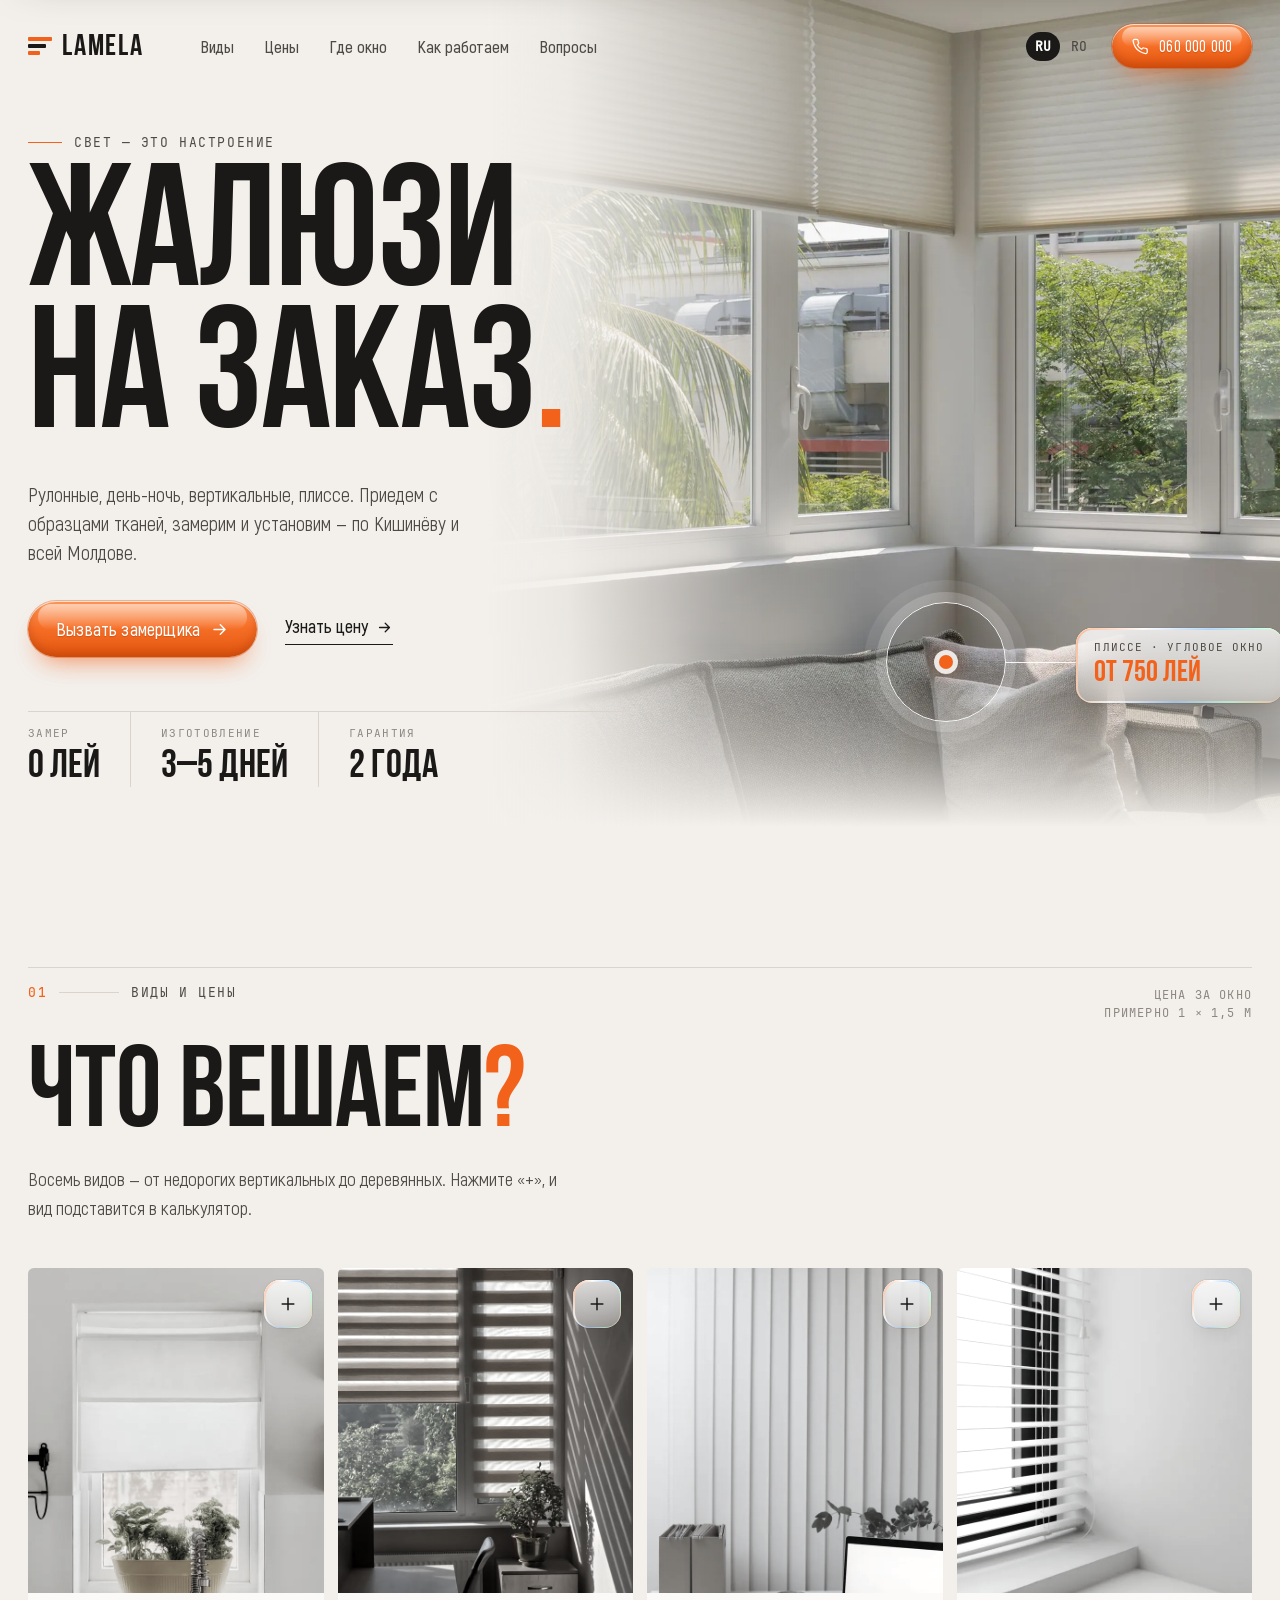
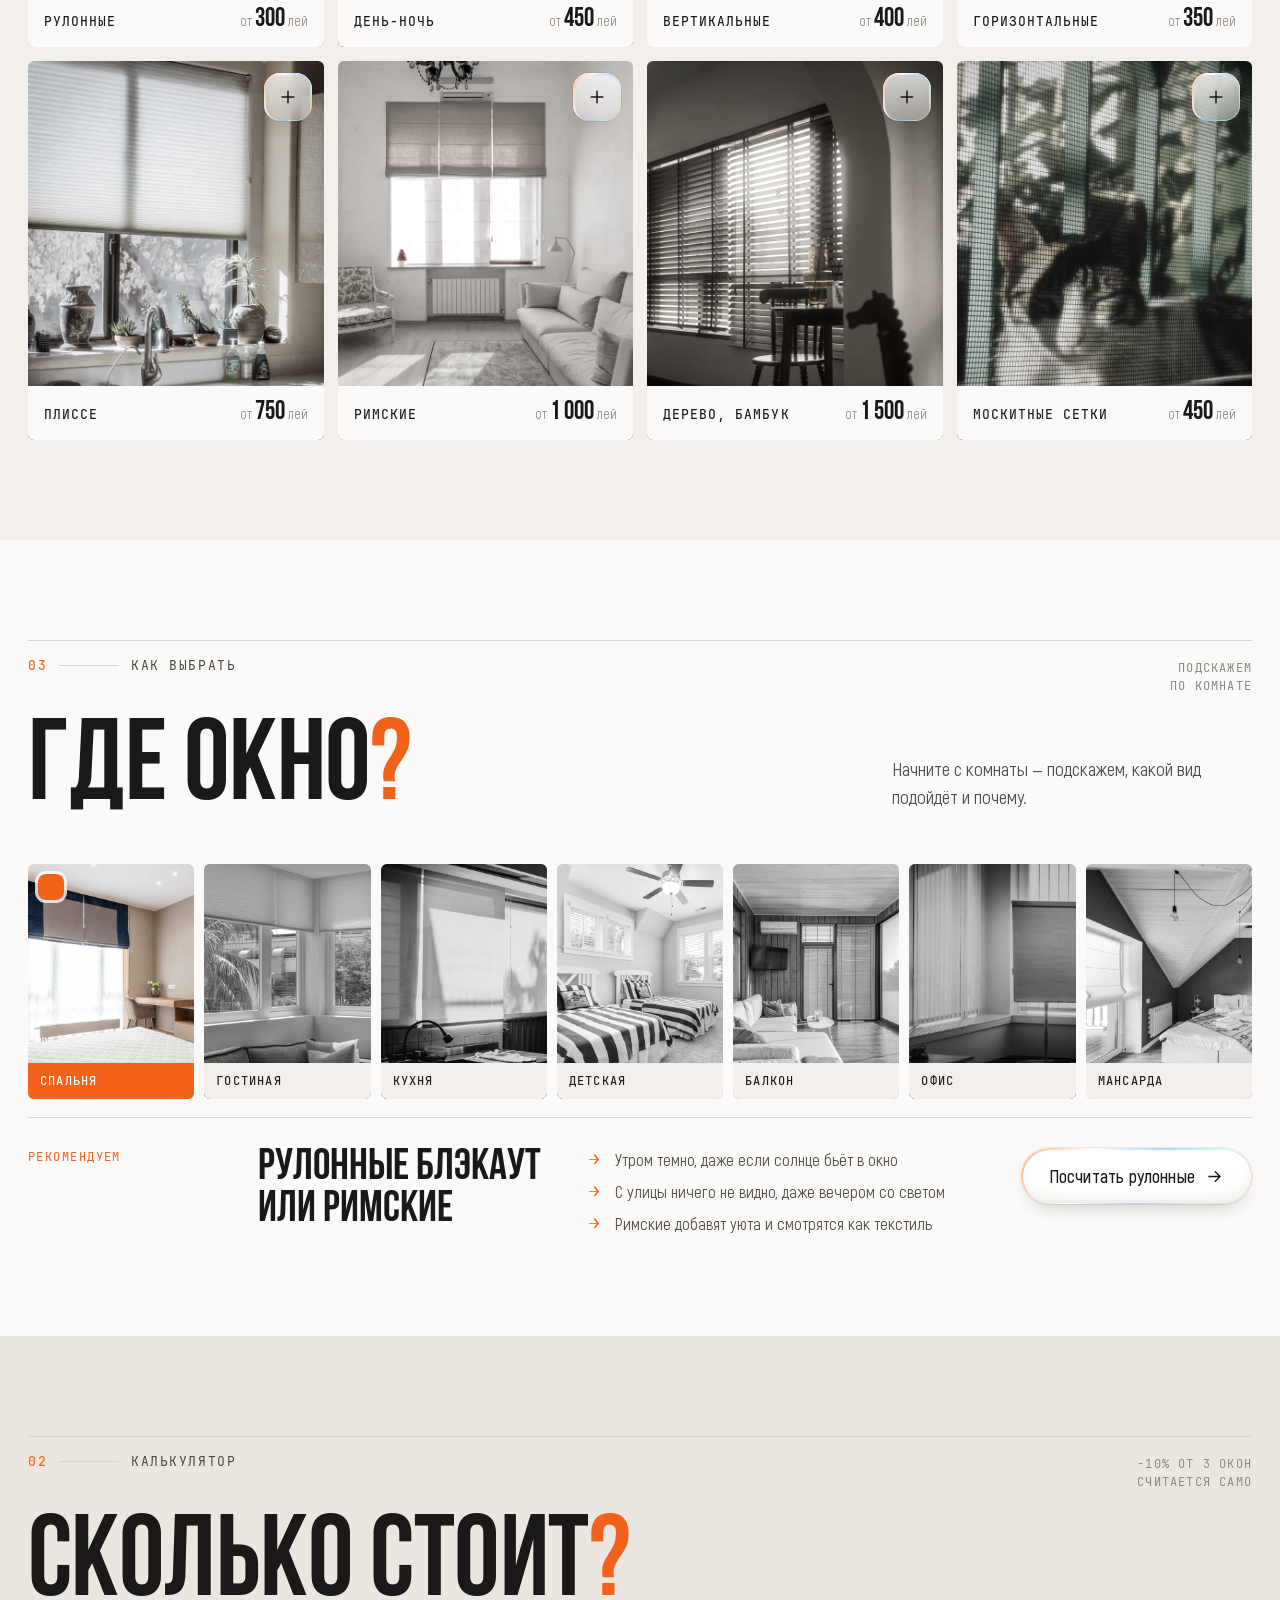
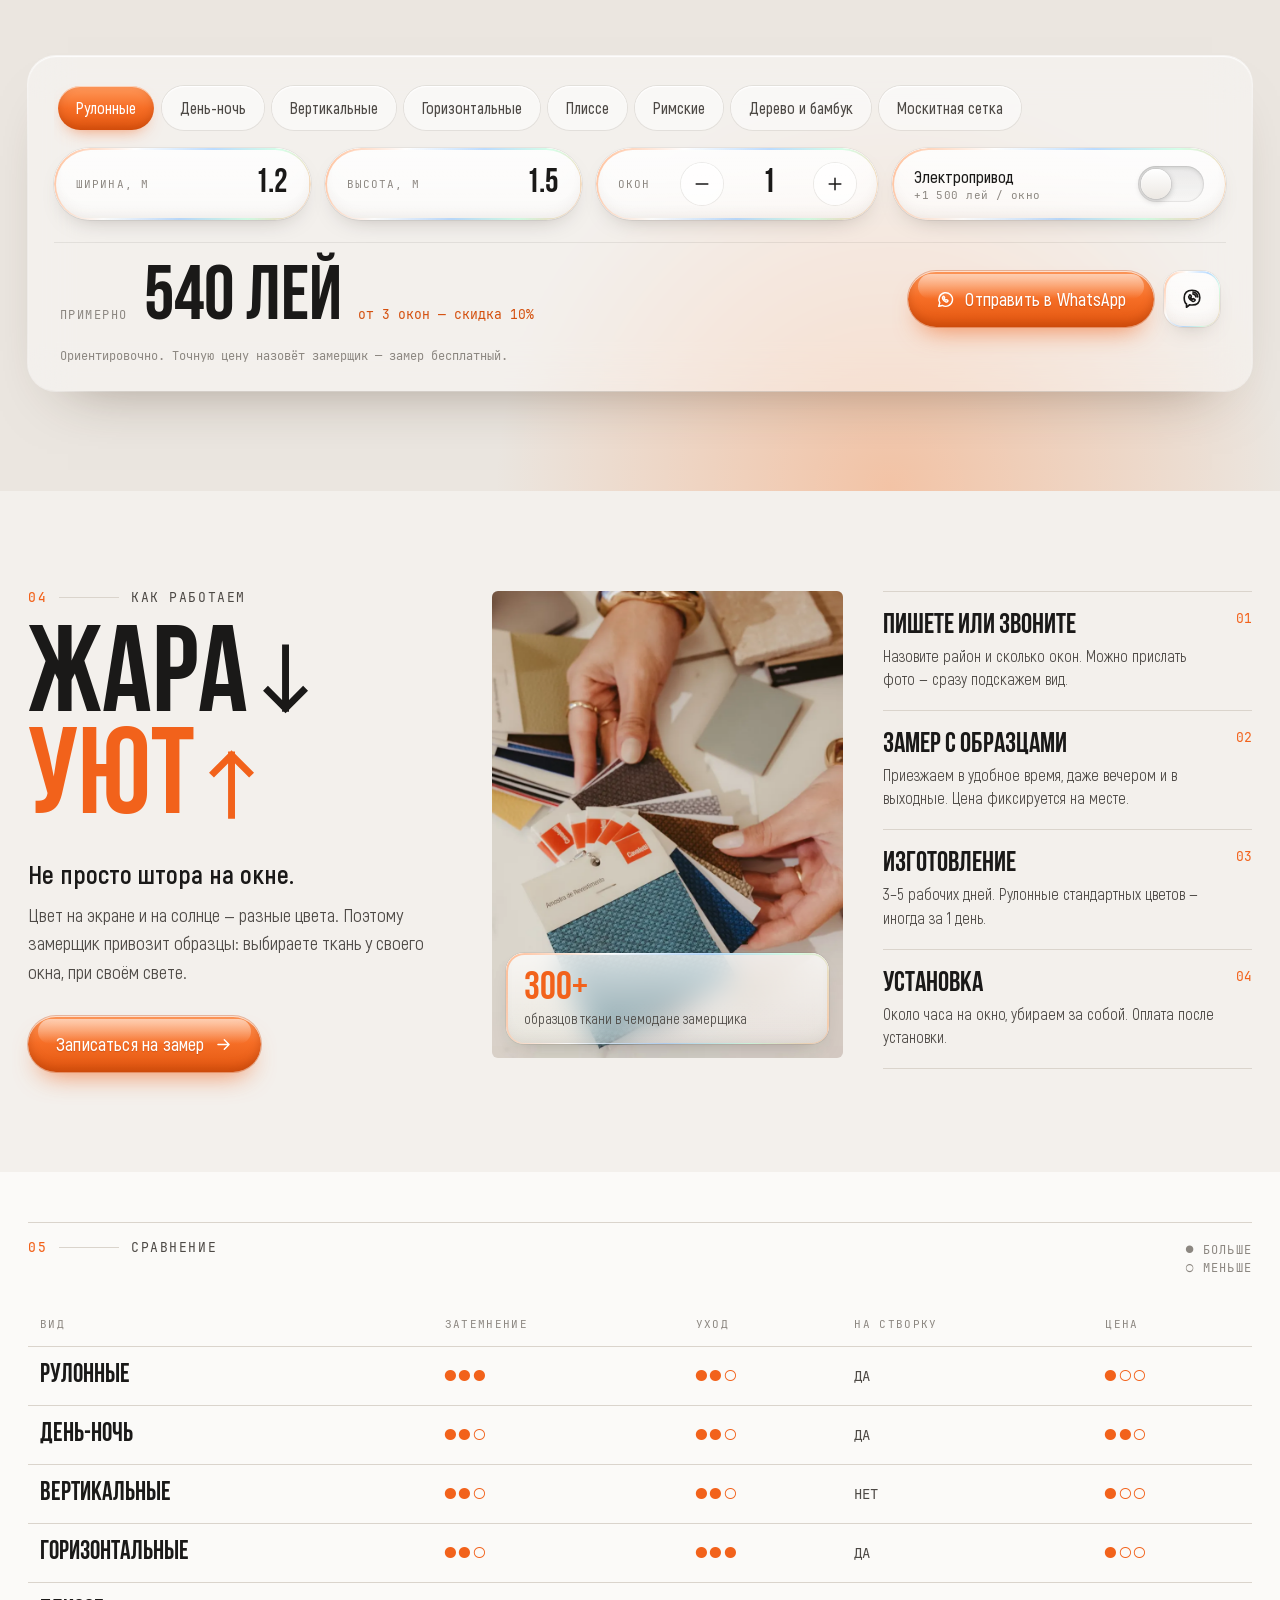
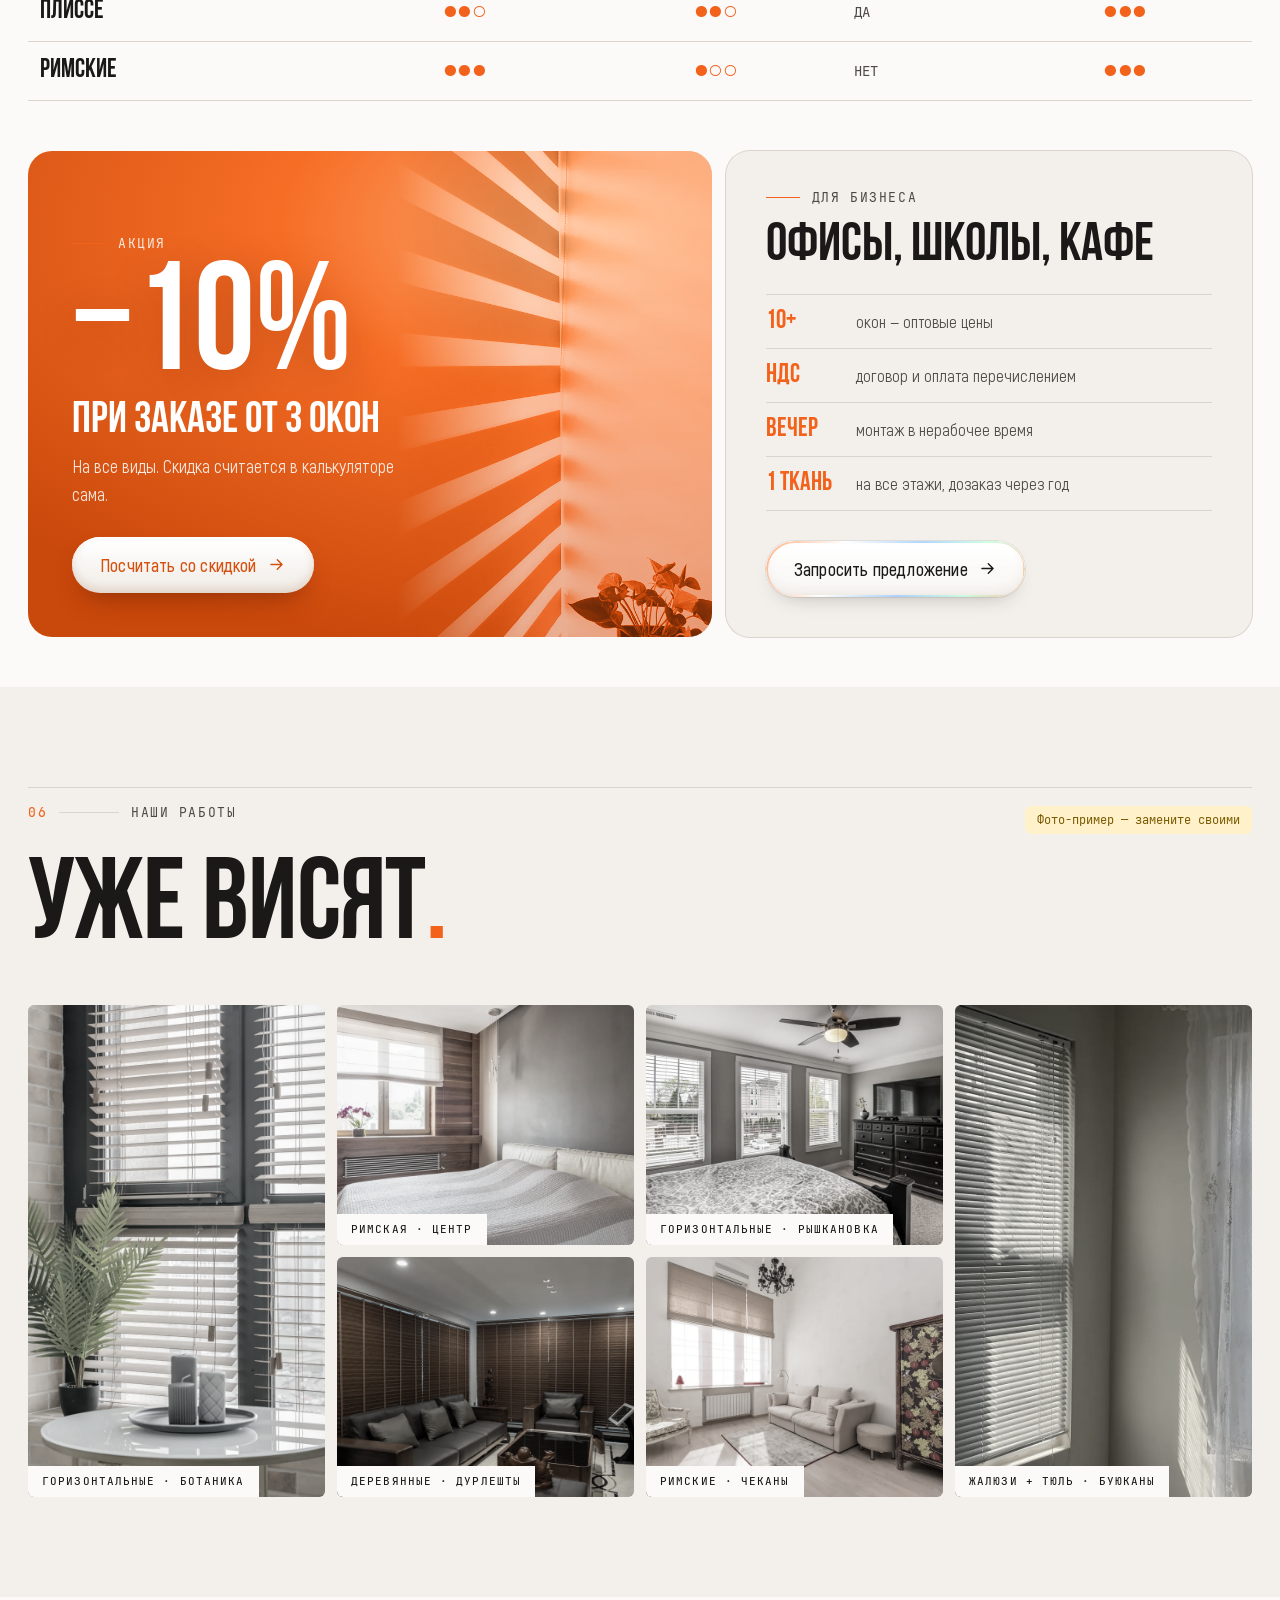
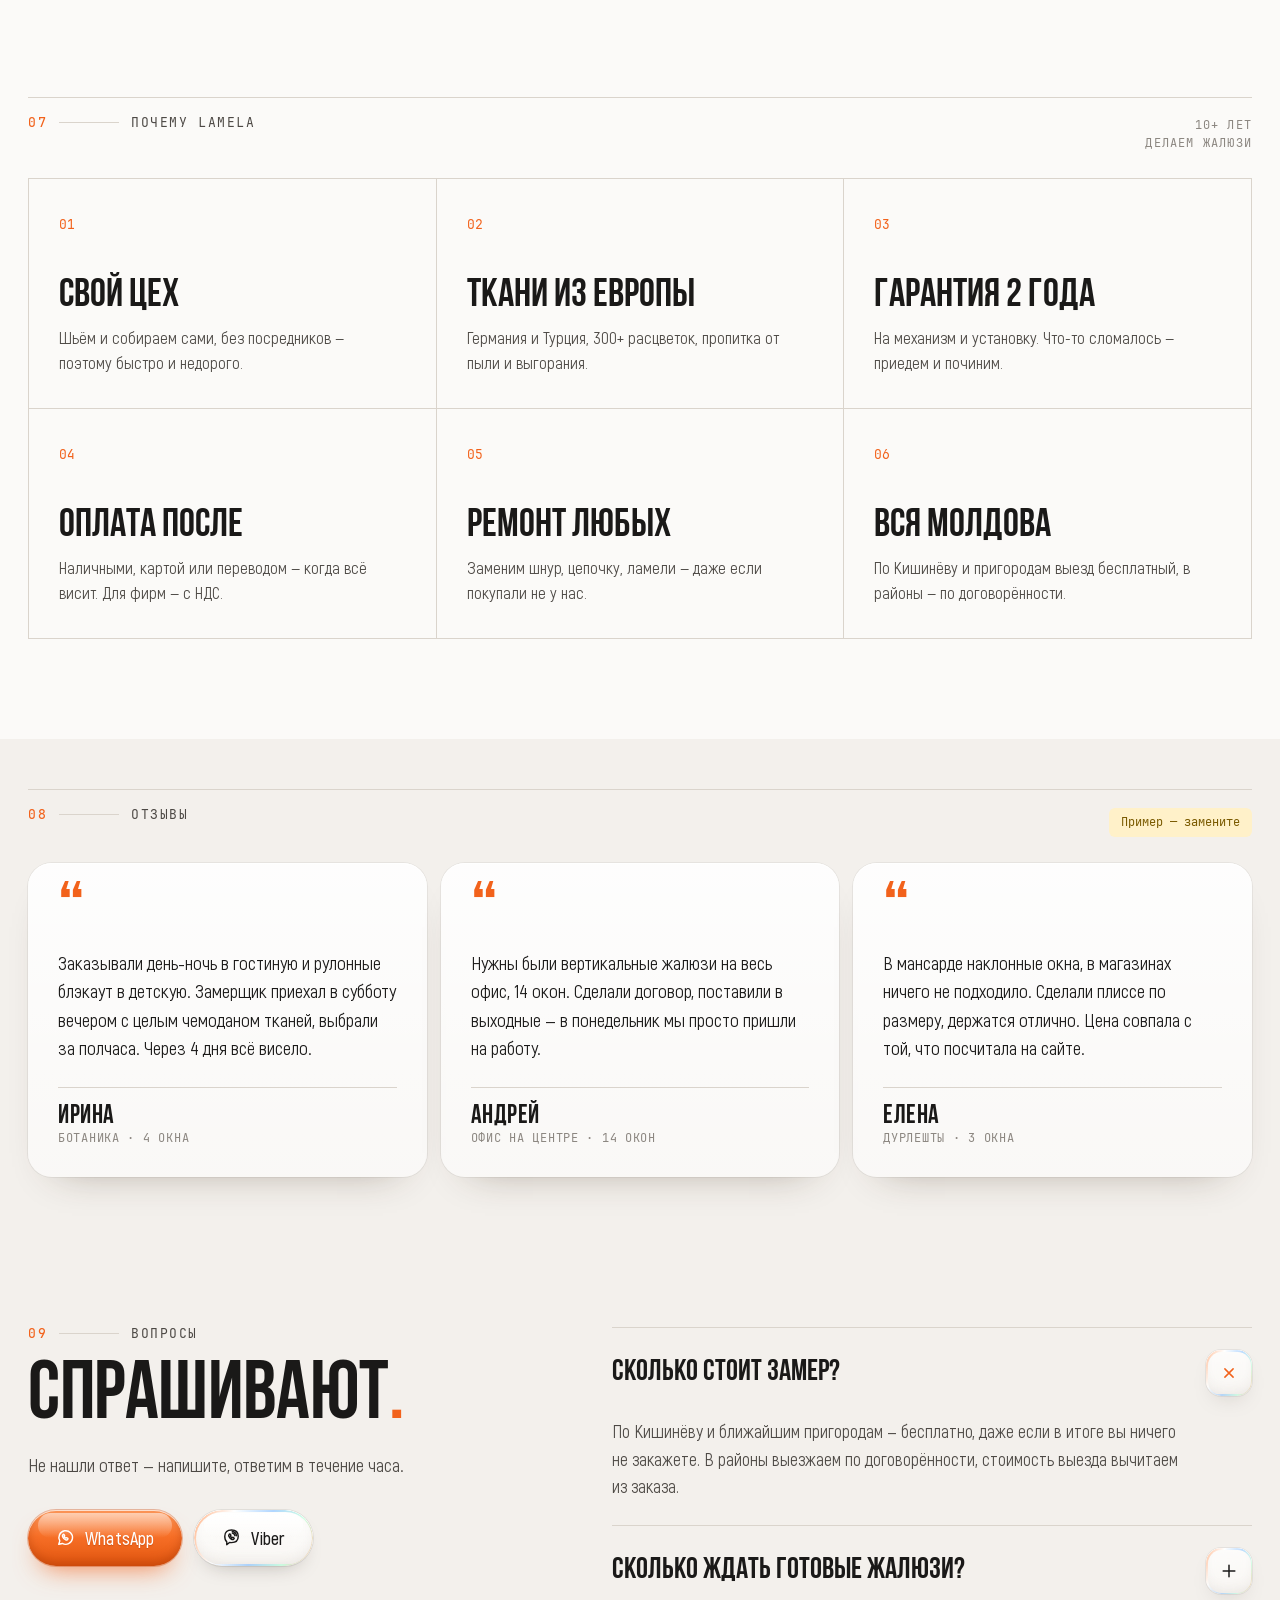
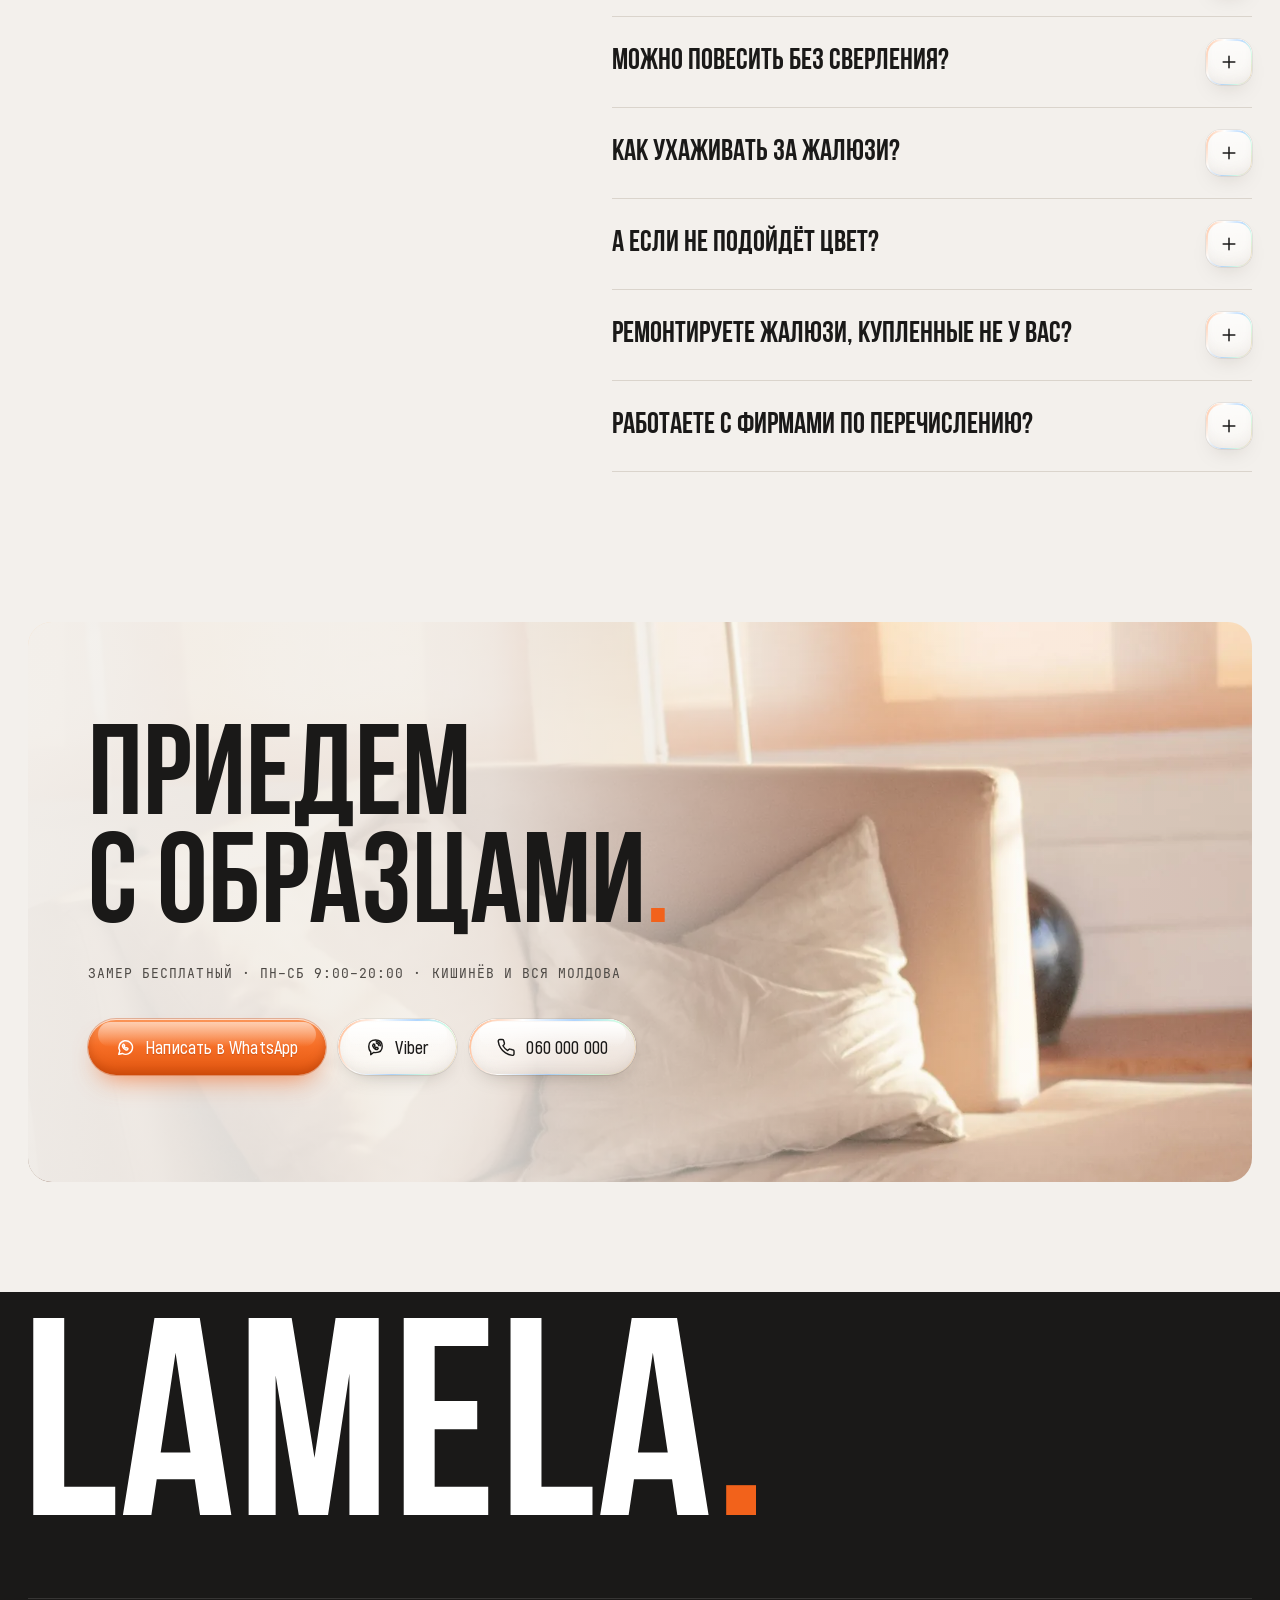
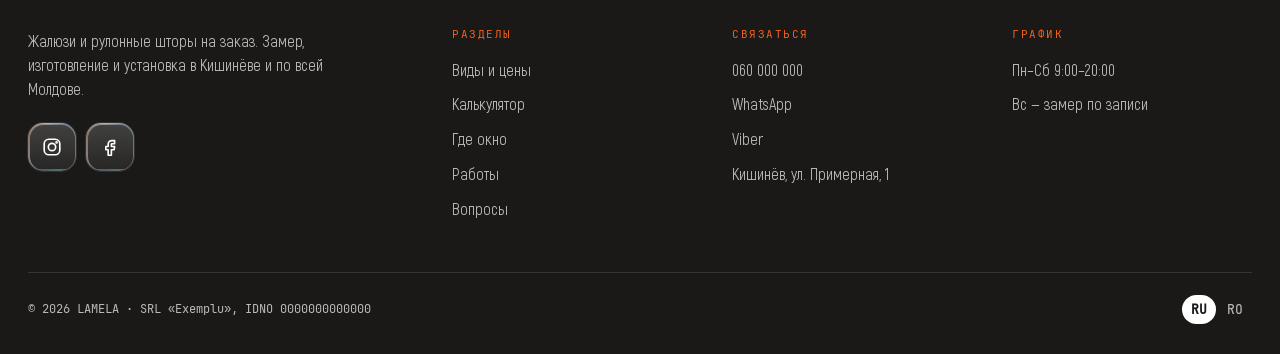
<file: index.html>
<!doctype html>
<html lang="ru">
<head>
<meta charset="utf-8">
<meta name="viewport" content="width=device-width,initial-scale=1">
<title>Жалюзи и рулонные шторы на заказ в Кишинёве — LAMELA · 060 000 000</title>
<meta name="description" content="Рулонные шторы, день-ночь, вертикальные и горизонтальные жалюзи, плиссе и римские шторы на заказ. Замер с образцами тканей бесплатно, изготовление 3–5 дней. Рулонные от 300 лей.">
<link rel="canonical" href="https://webonix-md.github.io/jaluzi-v2/">
<link rel="alternate" hreflang="ru" href="https://webonix-md.github.io/jaluzi-v2/">
<link rel="alternate" hreflang="ro" href="https://webonix-md.github.io/jaluzi-v2/ro.html">
<meta property="og:type" content="website">
<meta property="og:locale" content="ru_RU">
<meta property="og:title" content="Жалюзи и рулонные шторы на заказ — LAMELA">
<meta property="og:description" content="Приедем с образцами тканей, замерим и установим. Рулонные от 300 лей, день-ночь от 450 лей. Посчитайте цену на сайте.">
<meta property="og:url" content="https://webonix-md.github.io/jaluzi-v2/">
<meta property="og:image" content="https://webonix-md.github.io/jaluzi-v2/img/og/og-square-ru.jpg">
<meta property="og:image:width" content="1200">
<meta property="og:image:height" content="1200">
<meta name="theme-color" content="#F3F0EC">
<link rel="icon" href="favicon.svg" type="image/svg+xml">
<link rel="preload" href="fonts/BebasNeue-Bold.woff2" as="font" type="font/woff2" crossorigin>
<link rel="preload" href="fonts/Akrobat-Regular.woff2" as="font" type="font/woff2" crossorigin>
<link rel="preload" href="img/hero.webp" as="image" media="(min-width: 761px)">
<link rel="stylesheet" href="style.css">
<script type="application/ld+json">
{"@context":"https://schema.org","@type":"HomeGoodsStore","name":"LAMELA","description":"Жалюзи и рулонные шторы на заказ с замером и установкой в Кишинёве","telephone":"+37360000000","url":"https://webonix-md.github.io/jaluzi-v2/","image":"https://webonix-md.github.io/jaluzi-v2/img/og/og-square-ru.jpg","priceRange":"от 300 MDL","areaServed":"Moldova","address":{"@type":"PostalAddress","addressLocality":"Chișinău","addressCountry":"MD"},"openingHours":"Mo-Sa 09:00-20:00"}
</script>
</head>
<body>

<!-- ============ ИКОНКИ ============ -->
<svg width="0" height="0" style="position:absolute" aria-hidden="true">
  <symbol id="i-arrow" viewBox="0 0 24 24"><path d="M5 12h14M13 6l6 6-6 6"/></symbol>
  <symbol id="i-plus" viewBox="0 0 24 24"><path d="M12 5v14M5 12h14"/></symbol>
  <symbol id="i-minus" viewBox="0 0 24 24"><path d="M5 12h14"/></symbol>
  <symbol id="i-phone" viewBox="0 0 24 24"><path d="M21.5 16.9v3a2 2 0 0 1-2.2 2 19.8 19.8 0 0 1-8.6-3.1 19.5 19.5 0 0 1-6-6A19.8 19.8 0 0 1 1.6 4.2 2 2 0 0 1 3.6 2h3a2 2 0 0 1 2 1.7c.1.9.4 1.8.7 2.7a2 2 0 0 1-.5 2.1L7.5 9.8a16 16 0 0 0 6 6l1.3-1.3a2 2 0 0 1 2.1-.4c.9.3 1.8.6 2.7.7a2 2 0 0 1 1.9 2.1z"/></symbol>
  <symbol id="i-viber" viewBox="0 0 24 24"><path d="M12 2.5c5.2 0 8.5 2.4 8.5 8s-3.3 8-8.5 8c-.9 0-1.7-.1-2.5-.2L6 21v-3.5c-1.8-1.3-2.5-3.6-2.5-7 0-5.6 3.3-8 8.5-8z"/><path d="M9.3 7.7c.3-.3.7-.3 1 0l.8 1.1c.2.3.2.7-.1 1l-.4.4c.4.9 1.2 1.7 2.1 2.1l.4-.4c.3-.3.7-.3 1-.1l1.1.8c.3.3.3.7 0 1l-.6.6c-.5.5-1.3.6-2 .3a7.4 7.4 0 0 1-4-4c-.3-.7-.2-1.5.3-2zM13 6.4a4 4 0 0 1 3.3 3.3M13 4.4a6 6 0 0 1 5.3 5.3"/></symbol>
  <symbol id="i-wa" viewBox="0 0 24 24"><path d="M3.5 20.5l1.3-4.2A8.6 8.6 0 1 1 8 19.5z"/><path d="M9 8.2c.3-.3.7-.3 1 0l.8 1.1c.2.3.2.7-.1 1l-.4.4c.4.9 1.2 1.7 2.1 2.1l.4-.4c.3-.3.7-.3 1-.1l1.1.8c.3.3.3.7 0 1l-.6.6c-.5.5-1.3.6-2 .3a7.4 7.4 0 0 1-4-4c-.3-.7-.2-1.5.3-2z"/></symbol>
  <symbol id="i-ruler" viewBox="0 0 24 24"><path d="M3 15.5L15.5 3 21 8.5 8.5 21z"/><path d="M7 11.5l2 2M10 8.5l2 2M13 5.5l2 2M5.5 14l1.5 1.5"/></symbol>
  <symbol id="i-clock" viewBox="0 0 24 24"><circle cx="12" cy="12" r="9"/><path d="M12 7v5l3 2"/></symbol>
  <symbol id="i-shield" viewBox="0 0 24 24"><path d="M12 3l8 3v6c0 4.5-3.4 8-8 9-4.6-1-8-4.5-8-9V6z"/><path d="M8.5 12l2.5 2.5 4.5-5"/></symbol>
  <symbol id="i-swatch" viewBox="0 0 24 24"><path d="M4 4h6v16H4zM10 7.5l4.2-2.4 5 8.7-9.2 5.3"/><circle cx="7" cy="16.5" r="1"/></symbol>
  <symbol id="i-moon" viewBox="0 0 24 24"><path d="M20 14.5A8 8 0 1 1 9.5 4 6.5 6.5 0 0 0 20 14.5z"/></symbol>
  <symbol id="i-calendar" viewBox="0 0 24 24"><path d="M4 6h16v14H4zM4 10h16M8 3v4M16 3v4"/></symbol>
  <symbol id="i-coins" viewBox="0 0 24 24"><ellipse cx="9" cy="7" rx="6" ry="3"/><path d="M3 7v4c0 1.7 2.7 3 6 3s6-1.3 6-3V7M3 11v4c0 1.7 2.7 3 6 3 1 0 2-.1 2.8-.4"/><circle cx="17" cy="16" r="4"/></symbol>
  <symbol id="i-factory" viewBox="0 0 24 24"><path d="M3 21V10l5 3V10l5 3V10l5 3V4h3v17z"/><path d="M7 17h2M12 17h2M17 17h1"/></symbol>
  <symbol id="i-tool" viewBox="0 0 24 24"><path d="M14.5 6.5a4 4 0 0 0 5 5L21 13l-8 8-3-3 6.5-6.5M9.5 14.5L3 8l3-3 6.5 6.5"/></symbol>
  <symbol id="i-pin" viewBox="0 0 24 24"><path d="M12 21s7-6.2 7-11.5a7 7 0 0 0-14 0C5 14.8 12 21 12 21z"/><circle cx="12" cy="9.5" r="2.5"/></symbol>
  <symbol id="i-building" viewBox="0 0 24 24"><path d="M4 21V4h11v17M15 9h5v12M2 21h20M8 8h3M8 12h3M8 16h3"/></symbol>
  <symbol id="i-star" viewBox="0 0 24 24"><path d="M12 3.5l2.6 5.3 5.9.9-4.3 4.1 1 5.8L12 16.9l-5.2 2.7 1-5.8-4.3-4.1 5.9-.9z"/></symbol>
  <symbol id="i-check" viewBox="0 0 24 24"><path d="M5 12.5l4.5 4.5L19 7.5"/></symbol>
  <symbol id="i-chevron" viewBox="0 0 24 24"><path d="M6 9l6 6 6-6"/></symbol>
  <symbol id="i-copy" viewBox="0 0 24 24"><path d="M8 8h12v12H8z"/><path d="M16 8V4H4v12h4"/></symbol>
  <symbol id="i-menu" viewBox="0 0 24 24"><path d="M3 7h18M3 12h18M3 17h18"/></symbol>
  <symbol id="i-close" viewBox="0 0 24 24"><path d="M6 6l12 12M18 6L6 18"/></symbol>
  <symbol id="i-insta" viewBox="0 0 24 24"><rect x="3.5" y="3.5" width="17" height="17" rx="5"/><circle cx="12" cy="12" r="4"/><circle cx="17" cy="7" r=".6"/></symbol>
  <symbol id="i-fb" viewBox="0 0 24 24"><path d="M14 8.5h3V5h-3a4 4 0 0 0-4 4v2.5H7.5V15H10v6h3.5v-6h3l.5-3.5h-3.5V9a.5.5 0 0 1 .5-.5z"/></symbol>
  <symbol id="i-bed" viewBox="0 0 24 24"><path d="M3 19v-9M21 19v-5a3 3 0 0 0-3-3h-8v6M3 17h18M6.5 11.5a1.8 1.8 0 1 0 0-.1"/></symbol>
  <symbol id="i-sofa" viewBox="0 0 24 24"><path d="M5 11V8a2 2 0 0 1 2-2h10a2 2 0 0 1 2 2v3"/><path d="M3 13a2 2 0 0 1 4 0v2h10v-2a2 2 0 0 1 4 0v5H3zM5 18v2M19 18v2"/></symbol>
  <symbol id="i-pot" viewBox="0 0 24 24"><path d="M4 10h16v6a4 4 0 0 1-4 4H8a4 4 0 0 1-4-4zM2 10h2M20 10h2M9 6.5c0-1 1-1.5 1-2.5M13 6.5c0-1 1-1.5 1-2.5"/></symbol>
  <symbol id="i-kid" viewBox="0 0 24 24"><circle cx="12" cy="6" r="2.5"/><path d="M12 9v6M8 11l4-1 4 1M9.5 21l2.5-6 2.5 6"/></symbol>
  <symbol id="i-balcony" viewBox="0 0 24 24"><path d="M6 13V4h12v9M12 4v9M3 13h18M5 13v7M9 13v7M15 13v7M19 13v7M3 20h18"/></symbol>
  <symbol id="i-desk" viewBox="0 0 24 24"><path d="M3 10h18M5 10v10M19 10v10M14 10v6h5M8 6h6l-1 4H9z"/></symbol>
  <symbol id="i-attic" viewBox="0 0 24 24"><path d="M2 20L12 4l10 16zM9 14l5-3v5H9z"/></symbol>
</svg>

<!-- ============ ЛИПКАЯ ШАПКА ============ -->
<header class="bar" id="bar">
  <div class="wrap bar__in">
    <a class="logo" href="#top" aria-label="LAMELA — наверх"><span class="logo__mark" aria-hidden="true"><i></i><i></i><i></i></span>LAMELA</a>
    <nav class="bar__nav" aria-label="Меню"><a href="#types">Виды</a><a href="#calc">Цены</a><a href="#rooms">Где окно</a><a href="#process">Как работаем</a><a href="#faq">Вопросы</a></nav>
    <a class="bar__tel" href="tel:+37360000000">060 000 000</a>
    <a class="gbtn gbtn--sm" href="https://wa.me/37360000000?text=%D0%97%D0%B4%D1%80%D0%B0%D0%B2%D1%81%D1%82%D0%B2%D1%83%D0%B9%D1%82%D0%B5!%20%D0%A5%D0%BE%D1%87%D1%83%20%D0%B2%D1%8B%D0%B7%D0%B2%D0%B0%D1%82%D1%8C%20%D0%B7%D0%B0%D0%BC%D0%B5%D1%80%D1%89%D0%B8%D0%BA%D0%B0" target="_blank" rel="noopener">Вызвать замерщика</a>
  </div>
</header>

<!-- ============ МОБИЛЬНОЕ МЕНЮ ============ -->
<div class="drawer" id="drawer" hidden>
  <button class="drawer__close glass" type="button" aria-label="Закрыть меню" data-menu-close><svg class="ic"><use href="#i-close"/></svg></button>
  <nav class="drawer__nav" aria-label="Мобильное меню">
    <a href="#types" data-menu-close><span>01</span>Виды и цены</a>
    <a href="#calc" data-menu-close><span>02</span>Калькулятор</a>
    <a href="#rooms" data-menu-close><span>03</span>Где окно</a>
    <a href="#process" data-menu-close><span>04</span>Как работаем</a>
    <a href="#works" data-menu-close><span>05</span>Работы</a>
    <a href="#faq" data-menu-close><span>06</span>Вопросы</a>
  </nav>
  <div class="drawer__foot">
    <a class="drawer__tel" href="tel:+37360000000">060 000 000</a>
    <div class="lang"><b>RU</b><a href="ro.html" hreflang="ro">RO</a></div>
  </div>
</div>

<main id="top">

<!-- ============ 01. ПЕРВЫЙ ЭКРАН ============ -->
<section class="hero hero__panel">
  <div class="hero__glow" aria-hidden="true"></div>
  <div class="wrap hero__head">
    <a class="logo" href="#top" aria-label="LAMELA"><span class="logo__mark" aria-hidden="true"><i></i><i></i><i></i></span>LAMELA</a>
    <nav class="hero__nav" aria-label="Основное меню"><a href="#types">Виды</a><a href="#calc">Цены</a><a href="#rooms">Где окно</a><a href="#process">Как работаем</a><a href="#faq">Вопросы</a></nav>
    <div class="hero__right">
      <div class="lang"><b>RU</b><a href="ro.html" hreflang="ro">RO</a></div>
      <a class="gbtn gbtn--sm" href="tel:+37360000000"><svg class="ic"><use href="#i-phone"/></svg>060 000 000</a>
      <button class="burger glass" type="button" aria-label="Открыть меню" aria-controls="drawer" data-menu-open><svg class="ic"><use href="#i-menu"/></svg></button>
    </div>
  </div>

  <div class="wrap hero__grid">
    <div class="hero__text">
      <p class="tag"><span></span>Свет — это настроение</p>
      <h1 class="hero__title">Жалюзи<br>на заказ<i>.</i></h1>
      <p class="hero__lead">Рулонные, день-ночь, вертикальные, плиссе. Приедем с образцами тканей, замерим и установим — по Кишинёву и всей Молдове.</p>
      <div class="hero__cta">
        <a class="gbtn" href="https://wa.me/37360000000?text=%D0%97%D0%B4%D1%80%D0%B0%D0%B2%D1%81%D1%82%D0%B2%D1%83%D0%B9%D1%82%D0%B5!%20%D0%A5%D0%BE%D1%87%D1%83%20%D0%B2%D1%8B%D0%B7%D0%B2%D0%B0%D1%82%D1%8C%20%D0%B7%D0%B0%D0%BC%D0%B5%D1%80%D1%89%D0%B8%D0%BA%D0%B0" target="_blank" rel="noopener">Вызвать замерщика<svg class="ic"><use href="#i-arrow"/></svg></a>
        <a class="tlink" href="#calc">Узнать цену<svg class="ic"><use href="#i-arrow"/></svg></a>
      </div>
      <dl class="hero__stats">
        <div><dt>Замер</dt><dd>0 лей</dd></div>
        <div><dt>Изготовление</dt><dd>3–5 дней</dd></div>
        <div><dt>Гарантия</dt><dd>2 года</dd></div>
      </dl>
    </div>
    <div class="hero__media">
      <picture>
        <source media="(max-width: 760px)" srcset="img/hero-m.webp">
        <img src="img/hero.webp" alt="Светлая гостиная с белыми шторами плиссе на окнах" width="2000" height="1250" fetchpriority="high">
      </picture>
      <div class="hud" aria-hidden="true"><span class="hud__ring"></span><span class="hud__dot"></span></div>
      <div class="hud-tag glass"><small>Плиссе · угловое окно</small><b>от 750 лей</b></div>
      <!-- <p class="hero__side" aria-hidden="true">Замер<br>Образцы<br>Монтаж</p> -->
    </div>
  </div>
</section>

<!-- ============ 02. ВИДЫ И ЦЕНЫ ============ -->
<section class="sec" id="types">
  <div class="wrap">
    <div class="shead">
      <p class="snum"><b>01</b><span></span>Виды и цены</p>
      <p class="shead__side">Цена за окно<br>примерно 1 × 1,5 м</p>
    </div>
    <h2 class="big">Что вешаем<i>?</i></h2>
    <p class="lead">Восемь видов — от недорогих вертикальных до деревянных. Нажмите «+», и вид подставится в калькулятор.</p>

    <div class="types">
      <article class="type"><img src="img/type-roller.webp" alt="Белая рулонная штора на кухонном окне" width="640" height="820" loading="lazy"><button class="type__add glass" type="button" data-pick="roller" aria-label="Посчитать рулонные шторы"><svg class="ic"><use href="#i-plus"/></svg></button><div class="type__bar"><span class="type__name">Рулонные</span><span class="type__price">от <b data-from="roller">300</b> лей</span></div></article>
      <article class="type"><img src="img/type-zebra.webp" alt="Жалюзи день-ночь в бежевых полосах на окне" width="640" height="820" loading="lazy"><button class="type__add glass" type="button" data-pick="zebra" aria-label="Посчитать день-ночь"><svg class="ic"><use href="#i-plus"/></svg></button><div class="type__bar"><span class="type__name">День-ночь</span><span class="type__price">от <b data-from="zebra">450</b> лей</span></div></article>
      <article class="type"><img src="img/type-vertical.webp" alt="Белые вертикальные жалюзи за рабочим столом" width="640" height="820" loading="lazy"><button class="type__add glass" type="button" data-pick="vertical" aria-label="Посчитать вертикальные жалюзи"><svg class="ic"><use href="#i-plus"/></svg></button><div class="type__bar"><span class="type__name">Вертикальные</span><span class="type__price">от <b data-from="vertical">400</b> лей</span></div></article>
      <article class="type"><img src="img/type-horizontal.webp" alt="Белые алюминиевые горизонтальные жалюзи" width="640" height="820" loading="lazy"><button class="type__add glass" type="button" data-pick="horizontal" aria-label="Посчитать горизонтальные жалюзи"><svg class="ic"><use href="#i-plus"/></svg></button><div class="type__bar"><span class="type__name">Горизонтальные</span><span class="type__price">от <b data-from="horizontal">350</b> лей</span></div></article>
      <article class="type"><img src="img/type-pleated.webp" alt="Шторы плиссе на окне над кухонной мойкой" width="640" height="820" loading="lazy"><button class="type__add glass" type="button" data-pick="pleated" aria-label="Посчитать плиссе"><svg class="ic"><use href="#i-plus"/></svg></button><div class="type__bar"><span class="type__name">Плиссе</span><span class="type__price">от <b data-from="pleated">750</b> лей</span></div></article>
      <article class="type"><img src="img/type-roman.webp" alt="Римские шторы из льна в гостиной" width="640" height="820" loading="lazy"><button class="type__add glass" type="button" data-pick="roman" aria-label="Посчитать римские шторы"><svg class="ic"><use href="#i-plus"/></svg></button><div class="type__bar"><span class="type__name">Римские</span><span class="type__price">от <b data-from="roman">1000</b> лей</span></div></article>
      <article class="type"><img src="img/type-wood.webp" alt="Деревянные жалюзи на арочном окне" width="640" height="820" loading="lazy"><button class="type__add glass" type="button" data-pick="wood" aria-label="Посчитать деревянные жалюзи"><svg class="ic"><use href="#i-plus"/></svg></button><div class="type__bar"><span class="type__name">Дерево, бамбук</span><span class="type__price">от <b data-from="wood">1500</b> лей</span></div></article>
      <article class="type"><img src="img/type-net.webp" alt="Кошка греется на солнце за москитной сеткой" width="640" height="820" loading="lazy"><button class="type__add glass" type="button" data-pick="net" aria-label="Посчитать москитную сетку"><svg class="ic"><use href="#i-plus"/></svg></button><div class="type__bar"><span class="type__name">Москитные сетки</span><span class="type__price">от <b data-from="net">450</b> лей</span></div></article>
    </div>
  </div>
</section>

<!-- ============ 04. ГДЕ ОКНО ============ -->
<section class="sec sec--line" id="rooms">
  <div class="wrap">
    <div class="shead">
      <p class="snum"><b>03</b><span></span>Как выбрать</p>
      <p class="shead__side">Подскажем<br>по комнате</p>
    </div>
    <div class="rooms__head">
      <h2 class="big">Где окно<i>?</i></h2>
      <p class="lead">Начните с комнаты — подскажем, какой вид подойдёт и почему.</p>
    </div>

    <div class="rooms__tabs" role="tablist" aria-label="Комната">
      <button class="rooms__tab" type="button" role="tab" aria-selected="true" aria-controls="room-bedroom" id="tab-bedroom"><img src="img/tile-bedroom.webp" alt="" width="480" height="680" loading="lazy"><span>Спальня</span></button>
      <button class="rooms__tab" type="button" role="tab" aria-selected="false" aria-controls="room-living" id="tab-living" tabindex="-1"><img src="img/tile-living.webp" alt="" width="480" height="680" loading="lazy"><span>Гостиная</span></button>
      <button class="rooms__tab" type="button" role="tab" aria-selected="false" aria-controls="room-kitchen" id="tab-kitchen" tabindex="-1"><img src="img/tile-kitchen.webp" alt="" width="480" height="680" loading="lazy"><span>Кухня</span></button>
      <button class="rooms__tab" type="button" role="tab" aria-selected="false" aria-controls="room-kids" id="tab-kids" tabindex="-1"><img src="img/tile-kids.webp" alt="" width="480" height="680" loading="lazy"><span>Детская</span></button>
      <button class="rooms__tab" type="button" role="tab" aria-selected="false" aria-controls="room-balcony" id="tab-balcony" tabindex="-1"><img src="img/tile-balcony.webp" alt="" width="480" height="680" loading="lazy"><span>Балкон</span></button>
      <button class="rooms__tab" type="button" role="tab" aria-selected="false" aria-controls="room-office" id="tab-office" tabindex="-1"><img src="img/tile-office.webp" alt="" width="480" height="680" loading="lazy"><span>Офис</span></button>
      <button class="rooms__tab" type="button" role="tab" aria-selected="false" aria-controls="room-attic" id="tab-attic" tabindex="-1"><img src="img/tile-attic.webp" alt="" width="480" height="680" loading="lazy"><span>Мансарда</span></button>
    </div>

    <div class="room" role="tabpanel" id="room-bedroom" aria-labelledby="tab-bedroom">
      <p class="room__kicker">Рекомендуем</p><h3 class="room__title">Рулонные блэкаут или римские</h3>
      <ul class="room__why"><li>Утром темно, даже если солнце бьёт в окно</li><li>С улицы ничего не видно, даже вечером со светом</li><li>Римские добавят уюта и смотрятся как текстиль</li></ul>
      <button class="gbtn gbtn--glass" type="button" data-pick="roller">Посчитать рулонные<svg class="ic"><use href="#i-arrow"/></svg></button>
    </div>
    <div class="room" role="tabpanel" id="room-living" aria-labelledby="tab-living" hidden>
      <p class="room__kicker">Рекомендуем</p><h3 class="room__title">День-ночь</h3>
      <ul class="room__why"><li>Днём — мягкий свет через прозрачные полосы</li><li>Вечером закрываются полностью одним движением</li><li>Смотрятся современно и не занимают места, как портьеры</li></ul>
      <button class="gbtn gbtn--glass" type="button" data-pick="zebra">Посчитать день-ночь<svg class="ic"><use href="#i-arrow"/></svg></button>
    </div>
    <div class="room" role="tabpanel" id="room-kitchen" aria-labelledby="tab-kitchen" hidden>
      <p class="room__kicker">Рекомендуем</p><h3 class="room__title">Горизонтальные или рулонные с пропиткой</h3>
      <ul class="room__why"><li>Не впитывают запахи и жир</li><li>Алюминий моется влажной тряпкой за минуту</li><li>Крепятся на створку — подоконник свободен, окно открывается</li></ul>
      <button class="gbtn gbtn--glass" type="button" data-pick="horizontal">Посчитать горизонтальные<svg class="ic"><use href="#i-arrow"/></svg></button>
    </div>
    <div class="room" role="tabpanel" id="room-kids" aria-labelledby="tab-kids" hidden>
      <p class="room__kicker">Рекомендуем</p><h3 class="room__title">Рулонные блэкаут без длинного шнура</h3>
      <ul class="room__why"><li>Ребёнок спит днём в темноте</li><li>Безопасное управление: фиксатор цепочки или пружинный механизм</li><li>Можно выбрать ткань с рисунком</li></ul>
      <button class="gbtn gbtn--glass" type="button" data-pick="roller">Посчитать рулонные<svg class="ic"><use href="#i-arrow"/></svg></button>
    </div>
    <div class="room" role="tabpanel" id="room-balcony" aria-labelledby="tab-balcony" hidden>
      <p class="room__kicker">Рекомендуем</p><h3 class="room__title">Рулонные на створку или вертикальные</h3>
      <ul class="room__why"><li>Кассетная система на каждую створку — окна открываются</li><li>Вертикальные — самый недорогой вариант для длинного остекления</li><li>Ткани не выгорают на солнце</li></ul>
      <button class="gbtn gbtn--glass" type="button" data-pick="vertical">Посчитать вертикальные<svg class="ic"><use href="#i-arrow"/></svg></button>
    </div>
    <div class="room" role="tabpanel" id="room-office" aria-labelledby="tab-office" hidden>
      <p class="room__kicker">Рекомендуем</p><h3 class="room__title">Вертикальные жалюзи</h3>
      <ul class="room__why"><li>Выгодно на больших окнах и витринах</li><li>Убирают блики на мониторах</li><li>Ламели меняются по одной, если повредили</li></ul>
      <button class="gbtn gbtn--glass" type="button" data-pick="vertical">Посчитать вертикальные<svg class="ic"><use href="#i-arrow"/></svg></button>
    </div>
    <div class="room" role="tabpanel" id="room-attic" aria-labelledby="tab-attic" hidden>
      <p class="room__kicker">Рекомендуем</p><h3 class="room__title">Плиссе</h3>
      <ul class="room__why"><li>Держатся на наклонных и треугольных окнах</li><li>Открываются и сверху, и снизу</li><li>Делаем для окон любой формы, в том числе арок</li></ul>
      <button class="gbtn gbtn--glass" type="button" data-pick="pleated">Посчитать плиссе<svg class="ic"><use href="#i-arrow"/></svg></button>
    </div>
  </div>
</section>
<!-- ============ 03. КАЛЬКУЛЯТОР ============ -->
<section class="sec sec--calc" id="calc-sec">
  <div class="calc-glow" aria-hidden="true"></div>
  <div class="wrap">
    <div class="shead">
      <p class="snum"><b>02</b><span></span>Калькулятор</p>
      <p class="shead__side">−10% от 3 окон<br>считается само</p>
    </div>
    <h2 class="big">Сколько стоит<i>?</i></h2>

    <div class="calc" id="calc">
      <div class="calc__tabs" role="tablist" aria-label="Вид жалюзи" data-calc-tabs></div>
      <div class="calc__row">
        <label class="field glass">
          <span class="field__label">Ширина, м</span>
          <input class="field__input" type="number" inputmode="decimal" min="0.3" max="6" step="0.05" value="1.2" data-calc-w>
        </label>
        <label class="field glass">
          <span class="field__label">Высота, м</span>
          <input class="field__input" type="number" inputmode="decimal" min="0.3" max="4" step="0.05" value="1.5" data-calc-h>
        </label>
        <div class="qty glass">
          <span class="field__label">Окон</span>
          <button type="button" aria-label="Меньше окон" data-calc-dec><svg class="ic"><use href="#i-minus"/></svg></button>
          <output data-calc-qty>1</output>
          <button type="button" aria-label="Больше окон" data-calc-inc><svg class="ic"><use href="#i-plus"/></svg></button>
        </div>
        <label class="switch glass" data-calc-motor-wrap>
          <span class="switch__text">Электропривод<small data-calc-motor-price>+1500 лей / окно</small></span>
          <input type="checkbox" data-calc-motor>
          <span class="switch__ui" aria-hidden="true"></span>
        </label>
      </div>
      <div class="calc__out">
        <div class="calc__sum">
          <span class="calc__sum-label">Примерно</span>
          <strong class="calc__total" data-calc-total>—</strong>
          <span class="calc__note" data-calc-note></span>
        </div>
        <div class="calc__send">
          <a class="gbtn" href="#" target="_blank" rel="noopener" data-calc-wa><svg class="ic"><use href="#i-wa"/></svg>Отправить в WhatsApp</a>
          <button class="ibtn glass" type="button" aria-label="Скопировать расчёт для Viber" title="Скопировать расчёт для Viber" data-calc-copy><svg class="ic"><use href="#i-viber"/></svg></button>
        </div>
      </div>
      <p class="calc__hint" data-calc-hint>Ориентировочно. Точную цену назовёт замерщик — замер бесплатный.</p>
    </div>
  </div>
</section>



<!-- ============ 05. КАК РАБОТАЕМ ============ -->
<section class="sec" id="process">
  <div class="wrap process">
    <div class="process__claim">
      <p class="snum"><b>04</b><span></span>Как работаем</p>
      <h2 class="claim"><span>Жара <svg class="arr arr--down" viewBox="0 0 40 60" aria-hidden="true"><path d="M20 4v48M6 38l14 14 14-14"/></svg></span><span class="claim__hot">Уют <svg class="arr" viewBox="0 0 40 60" aria-hidden="true"><path d="M20 56V8M6 22L20 8l14 14"/></svg></span></h2>
      <p class="process__sub">Не просто штора на окне.</p>
      <p class="lead">Цвет на экране и на солнце — разные цвета. Поэтому замерщик привозит образцы: выбираете ткань у своего окна, при своём свете.</p>
      <a class="gbtn" href="https://wa.me/37360000000?text=%D0%97%D0%B4%D1%80%D0%B0%D0%B2%D1%81%D1%82%D0%B2%D1%83%D0%B9%D1%82%D0%B5!%20%D0%A5%D0%BE%D1%87%D1%83%20%D0%B2%D1%8B%D0%B7%D0%B2%D0%B0%D1%82%D1%8C%20%D0%B7%D0%B0%D0%BC%D0%B5%D1%80%D1%89%D0%B8%D0%BA%D0%B0" target="_blank" rel="noopener">Записаться на замер<svg class="ic"><use href="#i-arrow"/></svg></a>
    </div>
    <figure class="process__photo">
      <img src="img/measure-swatch.webp" alt="Образцы тканей для штор в руках дизайнера" width="900" height="1100" loading="lazy">
      <figcaption class="glass"><b>300+</b>образцов ткани в чемодане замерщика</figcaption>
    </figure>
    <ol class="steps">
      <li><span class="steps__n">01</span><h3>Пишете или звоните</h3><p>Назовите район и сколько окон. Можно прислать фото — сразу подскажем вид.</p></li>
      <li><span class="steps__n">02</span><h3>Замер с образцами</h3><p>Приезжаем в удобное время, даже вечером и в выходные. Цена фиксируется на месте.</p></li>
      <li><span class="steps__n">03</span><h3>Изготовление</h3><p>3–5 рабочих дней. Рулонные стандартных цветов — иногда за 1 день.</p></li>
      <li><span class="steps__n">04</span><h3>Установка</h3><p>Около часа на окно, убираем за собой. Оплата после установки.</p></li>
    </ol>
  </div>
</section>

<!-- ============ 06. СРАВНЕНИЕ ============ -->
<section class="sec sec--tight sec--line">
  <div class="wrap">
    <div class="shead">
      <p class="snum"><b>05</b><span></span>Сравнение</p>
      <p class="shead__side">● больше<br>○ меньше</p>
    </div>
    <div class="compare">
      <table>
        <caption class="sr">Сравнение видов жалюзи</caption>
        <thead><tr><th scope="col">Вид</th><th scope="col">Затемнение</th><th scope="col">Уход</th><th scope="col">На створку</th><th scope="col">Цена</th></tr></thead>
        <tbody>
          <tr><th scope="row">Рулонные</th><td><i class="d3" title="Высокое (блэкаут)"></i></td><td><i class="d2" title="Среднее"></i></td><td>да</td><td><i class="d1" title="Доступно"></i></td></tr>
          <tr><th scope="row">День-ночь</th><td><i class="d2" title="Регулируется"></i></td><td><i class="d2" title="Среднее"></i></td><td>да</td><td><i class="d2" title="Средне"></i></td></tr>
          <tr><th scope="row">Вертикальные</th><td><i class="d2" title="Среднее"></i></td><td><i class="d2" title="Среднее"></i></td><td>нет</td><td><i class="d1" title="Доступно"></i></td></tr>
          <tr><th scope="row">Горизонтальные</th><td><i class="d2" title="Среднее"></i></td><td><i class="d3" title="Легко мыть"></i></td><td>да</td><td><i class="d1" title="Доступно"></i></td></tr>
          <tr><th scope="row">Плиссе</th><td><i class="d2" title="Среднее"></i></td><td><i class="d2" title="Среднее"></i></td><td>да</td><td><i class="d3" title="Дороже"></i></td></tr>
          <tr><th scope="row">Римские</th><td><i class="d3" title="Высокое"></i></td><td><i class="d1" title="Сложнее"></i></td><td>нет</td><td><i class="d3" title="Дороже"></i></td></tr>
        </tbody>
      </table>
    </div>
  </div>
</section>

<!-- ============ 07. АКЦИЯ + БИЗНЕС ============ -->
<section class="sec sec--tight sec--line">
  <div class="wrap promo">
    <div class="offer">
      <img class="offer__bg" src="img/offer.webp" alt="" width="700" height="860" loading="lazy">
      <div class="offer__body">
        <p class="tag tag--light"><span></span>Акция</p>
        <p class="offer__big">−10%</p>
        <h2 class="offer__title">При заказе от 3 окон</h2>
        <p class="offer__lead">На все виды. Скидка считается в калькуляторе сама.</p>
        <a class="gbtn" href="#calc">Посчитать со скидкой<svg class="ic"><use href="#i-arrow"/></svg></a>
      </div>
    </div>
    <div class="biz">
      <p class="tag"><span></span>Для бизнеса</p>
      <h2 class="biz__title">Офисы, школы, кафе</h2>
      <ul class="biz__list">
        <li><b>10+</b>окон — оптовые цены</li>
        <li><b>НДС</b>договор и оплата перечислением</li>
        <li><b>Вечер</b>монтаж в нерабочее время</li>
        <li><b>1 ткань</b>на все этажи, дозаказ через год</li>
      </ul>
      <a class="gbtn gbtn--glass" href="https://wa.me/37360000000?text=%D0%97%D0%B4%D1%80%D0%B0%D0%B2%D1%81%D1%82%D0%B2%D1%83%D0%B9%D1%82%D0%B5!%20%D0%9D%D1%83%D0%B6%D0%BD%D1%8B%20%D0%B6%D0%B0%D0%BB%D1%8E%D0%B7%D0%B8%20%D0%B4%D0%BB%D1%8F%20%D0%BE%D1%84%D0%B8%D1%81%D0%B0" target="_blank" rel="noopener">Запросить предложение<svg class="ic"><use href="#i-arrow"/></svg></a>
    </div>
  </div>
</section>

<!-- ============ 08. РАБОТЫ ============ -->
<section class="sec" id="works">
  <div class="wrap">
    <div class="shead">
      <p class="snum"><b>06</b><span></span>Наши работы</p>
      <span class="stub">Фото-пример — замените своими</span>
    </div>
    <h2 class="big">Уже висят<i>.</i></h2>
    <div class="works">
      <figure class="work work--tall"><img src="img/work-1.webp" alt="Горизонтальные жалюзи в гостиной" width="900" height="1150" loading="lazy"><figcaption>Горизонтальные · Ботаника</figcaption></figure>
      <figure class="work"><img src="img/work-2.webp" alt="Римская штора в спальне" width="900" height="620" loading="lazy"><figcaption>Римская · Центр</figcaption></figure>
      <figure class="work"><img src="img/work-3.webp" alt="Белые жалюзи в спальне" width="900" height="620" loading="lazy"><figcaption>Горизонтальные · Рышкановка</figcaption></figure>
      <figure class="work work--tall"><img src="img/work-5.webp" alt="Жалюзи и тюль на окне" width="900" height="1150" loading="lazy"><figcaption>Жалюзи + тюль · Буюканы</figcaption></figure>
      <figure class="work"><img src="img/work-4.webp" alt="Деревянные жалюзи в гостиной" width="900" height="620" loading="lazy"><figcaption>Деревянные · Дурлешты</figcaption></figure>
      <figure class="work"><img src="img/work-8.webp" alt="Римские шторы в гостиной" width="900" height="620" loading="lazy"><figcaption>Римские · Чеканы</figcaption></figure>
    </div>
  </div>
</section>

<!-- ============ 09. ПОЧЕМУ МЫ ============ -->
<section class="sec sec--line" id="why">
  <div class="wrap">
    <div class="shead">
      <p class="snum"><b>07</b><span></span>Почему LAMELA</p>
      <p class="shead__side">10+ лет<br>делаем жалюзи</p>
    </div>
    <div class="perks">
      <div class="perk"><span class="perk__n">01</span><h3>Свой цех</h3><p>Шьём и собираем сами, без посредников — поэтому быстро и недорого.</p></div>
      <div class="perk"><span class="perk__n">02</span><h3>Ткани из Европы</h3><p>Германия и Турция, 300+ расцветок, пропитка от пыли и выгорания.</p></div>
      <div class="perk"><span class="perk__n">03</span><h3>Гарантия 2 года</h3><p>На механизм и установку. Что-то сломалось — приедем и починим.</p></div>
      <div class="perk"><span class="perk__n">04</span><h3>Оплата после</h3><p>Наличными, картой или переводом — когда всё висит. Для фирм — с НДС.</p></div>
      <div class="perk"><span class="perk__n">05</span><h3>Ремонт любых</h3><p>Заменим шнур, цепочку, ламели — даже если покупали не у нас.</p></div>
      <div class="perk"><span class="perk__n">06</span><h3>Вся Молдова</h3><p>По Кишинёву и пригородам выезд бесплатный, в районы — по договорённости.</p></div>
    </div>
  </div>
</section>

<!-- ============ 10. ОТЗЫВЫ ============ -->
<section class="sec sec--tight" id="reviews">
  <div class="wrap">
    <div class="shead">
      <p class="snum"><b>08</b><span></span>Отзывы</p>
      <span class="stub">Пример — замените</span>
    </div>
    <div class="reviews">
      <figure class="review glass-card"><blockquote>Заказывали день-ночь в гостиную и рулонные блэкаут в детскую. Замерщик приехал в субботу вечером с целым чемоданом тканей, выбрали за полчаса. Через 4 дня всё висело.</blockquote><figcaption><b>Ирина</b>Ботаника · 4 окна</figcaption></figure>
      <figure class="review glass-card"><blockquote>Нужны были вертикальные жалюзи на весь офис, 14 окон. Сделали договор, поставили в выходные — в понедельник мы просто пришли на работу.</blockquote><figcaption><b>Андрей</b>офис на Центре · 14 окон</figcaption></figure>
      <figure class="review glass-card"><blockquote>В мансарде наклонные окна, в магазинах ничего не подходило. Сделали плиссе по размеру, держатся отлично. Цена совпала с той, что посчитала на сайте.</blockquote><figcaption><b>Елена</b>Дурлешты · 3 окна</figcaption></figure>
    </div>
  </div>
</section>

<!-- ============ 11. ВОПРОСЫ ============ -->
<section class="sec" id="faq">
  <div class="wrap faq">
    <div class="faq__side">
      <p class="snum"><b>09</b><span></span>Вопросы</p>
      <h2 class="big big--sm">Спрашивают<i>.</i></h2>
      <p class="lead">Не нашли ответ — напишите, ответим в течение часа.</p>
      <div class="faq__btns">
        <a class="gbtn" href="https://wa.me/37360000000" target="_blank" rel="noopener"><svg class="ic"><use href="#i-wa"/></svg>WhatsApp</a>
        <a class="gbtn gbtn--glass" href="viber://chat?number=%2B37360000000"><svg class="ic"><use href="#i-viber"/></svg>Viber</a>
      </div>
    </div>
    <div class="faq__list">
      <details class="qa" open><summary>Сколько стоит замер?<span class="qa__ic glass"><svg class="ic"><use href="#i-plus"/></svg></span></summary><p>По Кишинёву и ближайшим пригородам — бесплатно, даже если в итоге вы ничего не закажете. В районы выезжаем по договорённости, стоимость выезда вычитаем из заказа.</p></details>
      <details class="qa"><summary>Сколько ждать готовые жалюзи?<span class="qa__ic glass"><svg class="ic"><use href="#i-plus"/></svg></span></summary><p>Обычно 3–5 рабочих дней после замера. Рулонные шторы из ходовых тканей иногда делаем за 1 день, римские и деревянные — до 10 дней.</p></details>
      <details class="qa"><summary>Можно повесить без сверления?<span class="qa__ic glass"><svg class="ic"><use href="#i-plus"/></svg></span></summary><p>Да. Рулонные, день-ночь и плиссе ставим на створку на кронштейнах или на клейкую основу — рама остаётся целой, гарантия на окна не теряется.</p></details>
      <details class="qa"><summary>Как ухаживать за жалюзи?<span class="qa__ic glass"><svg class="ic"><use href="#i-plus"/></svg></span></summary><p>Ткани с пропиткой достаточно пропылесосить или протереть влажной губкой. Алюминиевые горизонтальные моются тряпкой, вертикальные ламели можно снять и постирать вручную.</p></details>
      <details class="qa"><summary>А если не подойдёт цвет?<span class="qa__ic glass"><svg class="ic"><use href="#i-plus"/></svg></span></summary><p>Поэтому мы и привозим образцы: вы смотрите ткань у своего окна при своём свете. Если сомневаетесь между двумя, оставим образцы на день.</p></details>
      <details class="qa"><summary>Ремонтируете жалюзи, купленные не у вас?<span class="qa__ic glass"><svg class="ic"><use href="#i-plus"/></svg></span></summary><p>Да: меняем шнуры, цепочки, грузики, отдельные ламели и механизмы. Если ремонт нецелесообразен — честно скажем и посчитаем замену.</p></details>
      <details class="qa"><summary>Работаете с фирмами по перечислению?<span class="qa__ic glass"><svg class="ic"><use href="#i-plus"/></svg></span></summary><p>Да, заключаем договор, выставляем счёт с НДС. Для заказов от 10 окон — оптовые цены и монтаж в нерабочее время.</p></details>
    </div>
  </div>
</section>

<!-- ============ 12. ПРИЗЫВ ============ -->
<section class="sec sec--tight">
  <div class="wrap">
    <div class="cta">
      <img class="cta__bg" src="img/cta.webp" alt="" width="1600" height="900" loading="lazy">
      <div class="cta__body">
        <h2 class="cta__title">Приедем<br>с образцами<i>.</i></h2>
        <p class="cta__lead">Замер бесплатный · Пн–Сб 9:00–20:00 · Кишинёв и вся Молдова</p>
        <div class="cta__btns">
          <a class="gbtn" href="https://wa.me/37360000000?text=%D0%97%D0%B4%D1%80%D0%B0%D0%B2%D1%81%D1%82%D0%B2%D1%83%D0%B9%D1%82%D0%B5!%20%D0%A5%D0%BE%D1%87%D1%83%20%D0%B2%D1%8B%D0%B7%D0%B2%D0%B0%D1%82%D1%8C%20%D0%B7%D0%B0%D0%BC%D0%B5%D1%80%D1%89%D0%B8%D0%BA%D0%B0" target="_blank" rel="noopener"><svg class="ic"><use href="#i-wa"/></svg>Написать в WhatsApp</a>
          <a class="gbtn gbtn--glass" href="viber://chat?number=%2B37360000000"><svg class="ic"><use href="#i-viber"/></svg>Viber</a>
          <a class="gbtn gbtn--glass" href="tel:+37360000000"><svg class="ic"><use href="#i-phone"/></svg>060 000 000</a>
        </div>
      </div>
    </div>
  </div>
</section>

</main>

<!-- ============ ПОДВАЛ ============ -->
<footer class="foot">
  <div class="wrap">
    <p class="foot__word" aria-hidden="true">LAMELA<i>.</i></p>
    <div class="foot__grid">
      <div class="foot__brand">
        <p>Жалюзи и рулонные шторы на заказ. Замер, изготовление и установка в Кишинёве и по всей Молдове.</p>
        <div class="foot__soc">
          <a class="ibtn glass" href="https://instagram.com/" target="_blank" rel="noopener" aria-label="Instagram"><svg class="ic"><use href="#i-insta"/></svg></a>
          <a class="ibtn glass" href="https://facebook.com/" target="_blank" rel="noopener" aria-label="Facebook"><svg class="ic"><use href="#i-fb"/></svg></a>
        </div>
      </div>
      <div>
        <h3 class="foot__h">Разделы</h3>
        <ul class="foot__list"><li><a href="#types">Виды и цены</a></li><li><a href="#calc">Калькулятор</a></li><li><a href="#rooms">Где окно</a></li><li><a href="#works">Работы</a></li><li><a href="#faq">Вопросы</a></li></ul>
      </div>
      <div>
        <h3 class="foot__h">Связаться</h3>
        <ul class="foot__list"><li><a href="tel:+37360000000">060 000 000</a></li><li><a href="https://wa.me/37360000000" target="_blank" rel="noopener">WhatsApp</a></li><li><a href="viber://chat?number=%2B37360000000">Viber</a></li><li>Кишинёв, ул. Примерная, 1</li></ul>
      </div>
      <div>
        <h3 class="foot__h">График</h3>
        <ul class="foot__list"><li>Пн–Сб 9:00–20:00</li><li>Вс — замер по записи</li></ul>
      </div>
    </div>
    <div class="foot__bottom">
      <span>© 2026 LAMELA · SRL «Exemplu», IDNO 0000000000000</span>
      <div class="lang"><b>RU</b><a href="ro.html" hreflang="ro">RO</a></div>
    </div>
  </div>
</footer>

<!-- ============ МОБИЛЬНАЯ ПЛАШКА ============ -->
<div class="dock">
  <a class="gbtn gbtn--glass" href="tel:+37360000000"><svg class="ic"><use href="#i-phone"/></svg>Позвонить</a>
  <a class="gbtn" href="https://wa.me/37360000000?text=%D0%97%D0%B4%D1%80%D0%B0%D0%B2%D1%81%D1%82%D0%B2%D1%83%D0%B9%D1%82%D0%B5!%20%D0%A5%D0%BE%D1%87%D1%83%20%D0%B2%D1%8B%D0%B7%D0%B2%D0%B0%D1%82%D1%8C%20%D0%B7%D0%B0%D0%BC%D0%B5%D1%80%D1%89%D0%B8%D0%BA%D0%B0" target="_blank" rel="noopener"><svg class="ic"><use href="#i-wa"/></svg>WhatsApp</a>
</div>

<div class="toast glass" id="toast" role="status" aria-live="polite"></div>

<!-- ============ ЦЕНЫ: правятся здесь ============ -->
<script type="application/json" id="calc-data">
{
  "currency": "лей",
  "phone": "37360000000",
  "discountFrom": 3,
  "discount": 10,
  "motorPrice": 1500,
  "types": [
    { "id": "roller",     "name": "Рулонные",       "perM2": 300,  "minArea": 1,   "motor": true  },
    { "id": "zebra",      "name": "День-ночь",      "perM2": 450,  "minArea": 1,   "motor": true  },
    { "id": "vertical",   "name": "Вертикальные",   "perM2": 250,  "minArea": 1.6, "motor": true  },
    { "id": "horizontal", "name": "Горизонтальные", "perM2": 350,  "minArea": 1,   "motor": false },
    { "id": "pleated",    "name": "Плиссе",         "perM2": 750,  "minArea": 1,   "motor": false },
    { "id": "roman",      "name": "Римские",        "perM2": 1000, "minArea": 1,   "motor": true  },
    { "id": "wood",       "name": "Дерево и бамбук","perM2": 1500, "minArea": 1,   "motor": false },
    { "id": "net",        "name": "Москитная сетка","perM2": 450,  "minArea": 1,   "motor": false }
  ],
  "i18n": {
    "windows": ["окно", "окна", "окон"],
    "discountNote": "скидка {d}% за {n}+ окон",
    "addMore": "от {n} окон — скидка {d}%",
    "minAreaNote": "мин. площадь {a} м²",
    "waText": "Здравствуйте! Посчитал(а) на сайте: {type}, {w} × {h} м, {qty} {win}{motor}. Примерно {total} {cur}. Хочу вызвать замерщика.",
    "motorText": ", с электроприводом",
    "copied": "Расчёт скопирован — вставьте его в Viber",
    "copyFail": "Не удалось скопировать. Напишите нам в Viber: 060 000 000"
  }
}
</script>
<script src="main.js" defer></script>
</body>
</html>
</file>
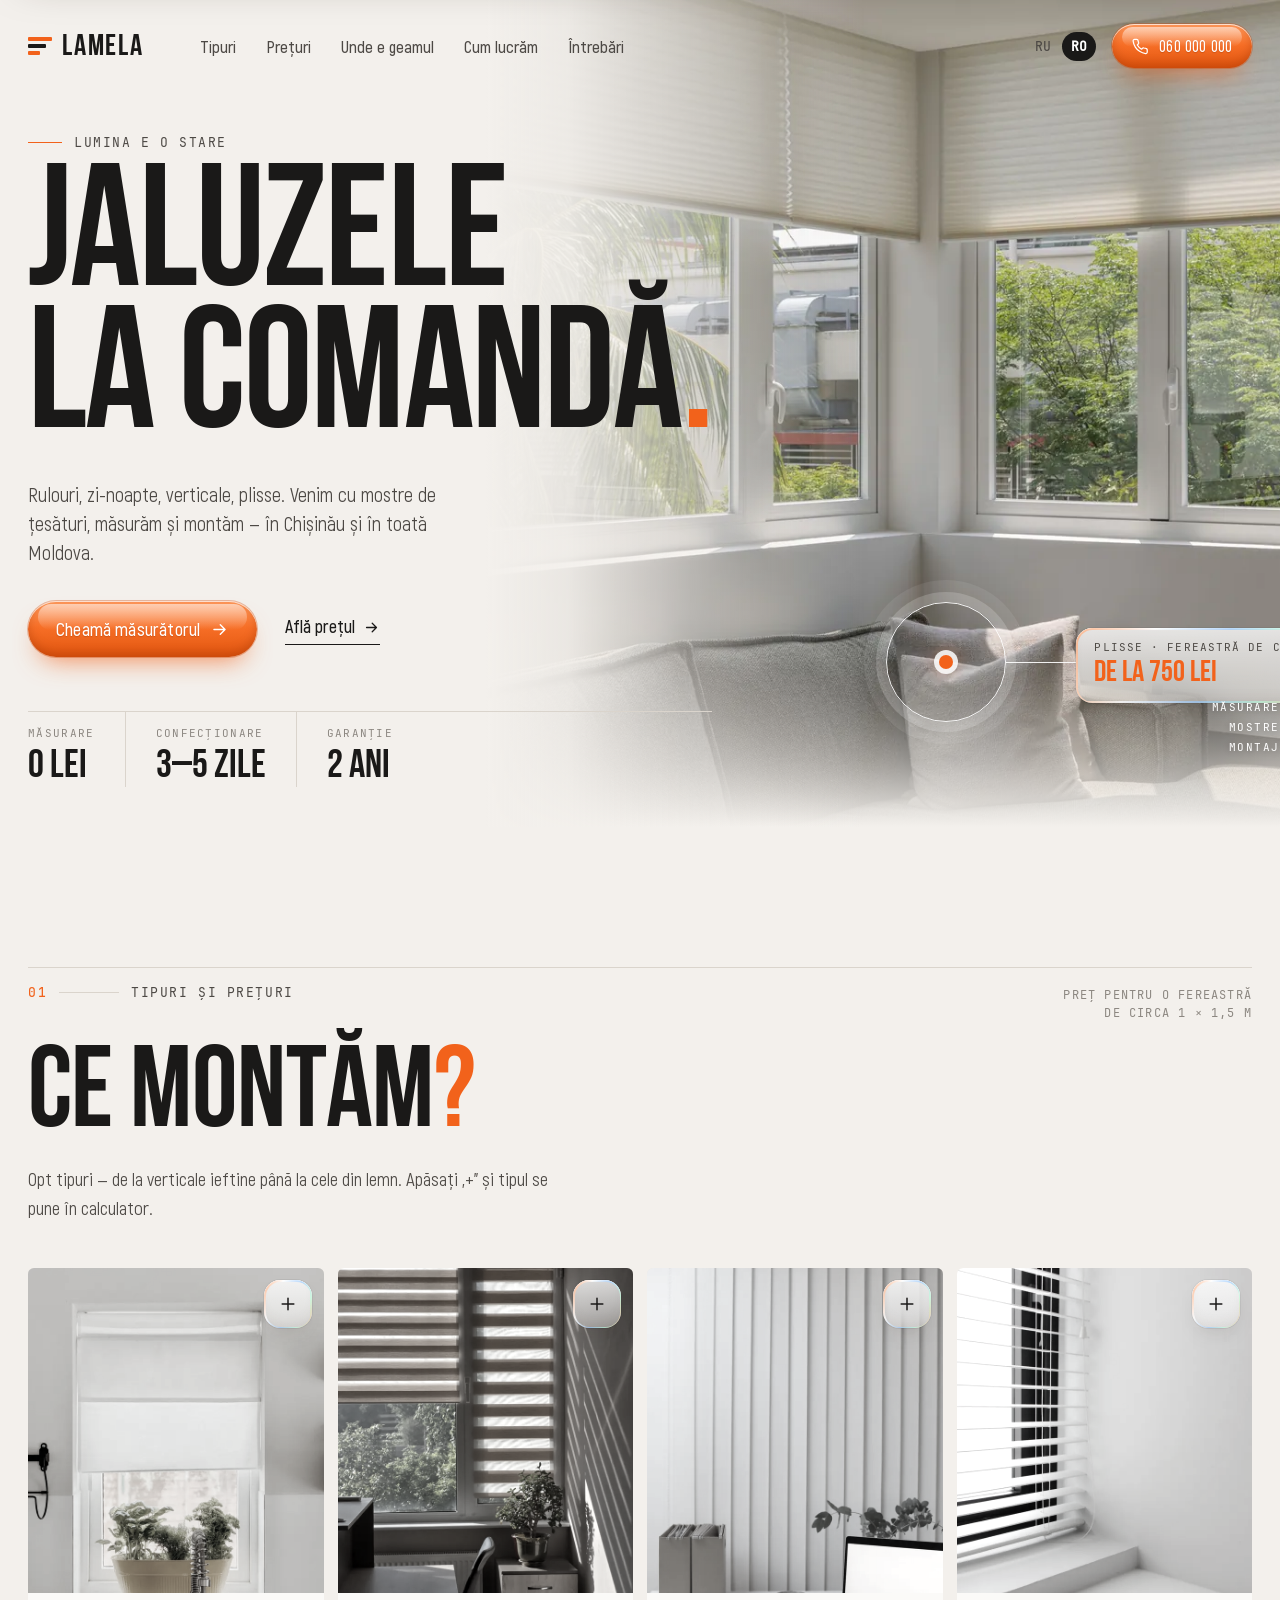
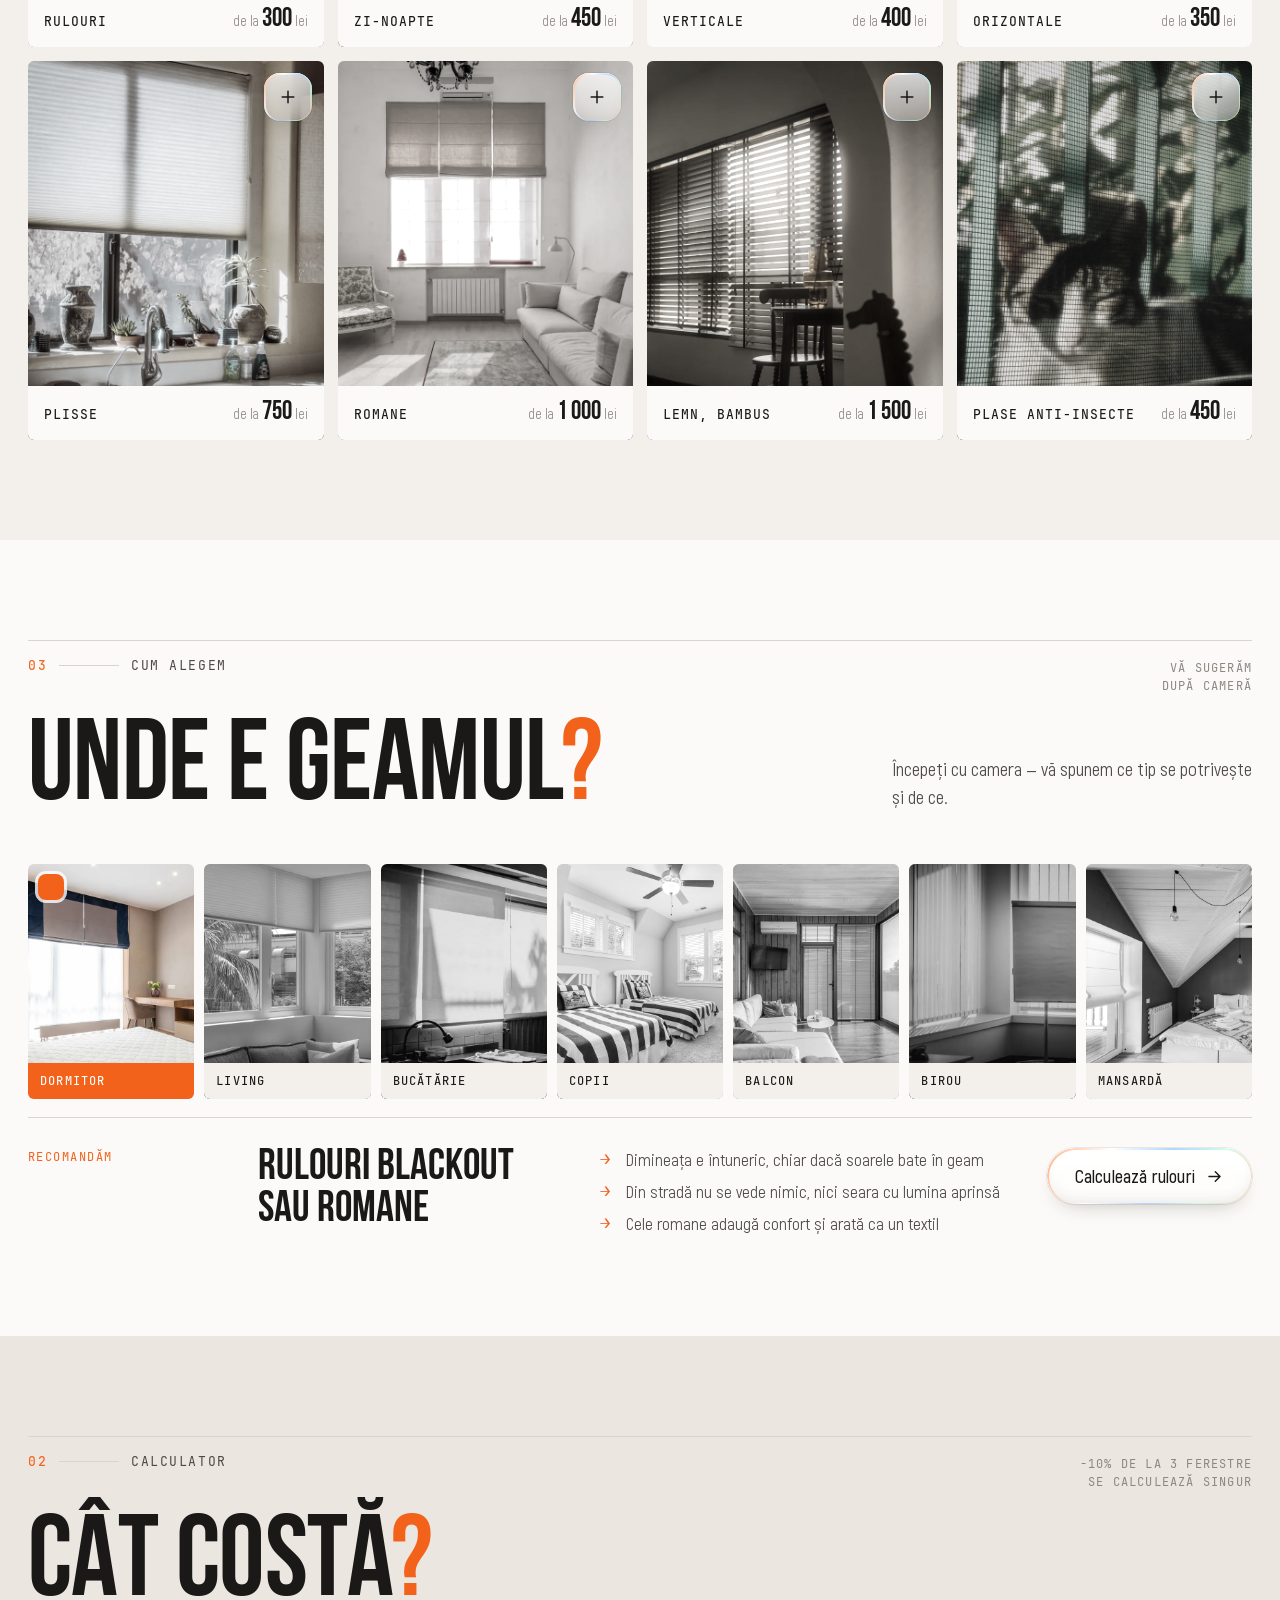
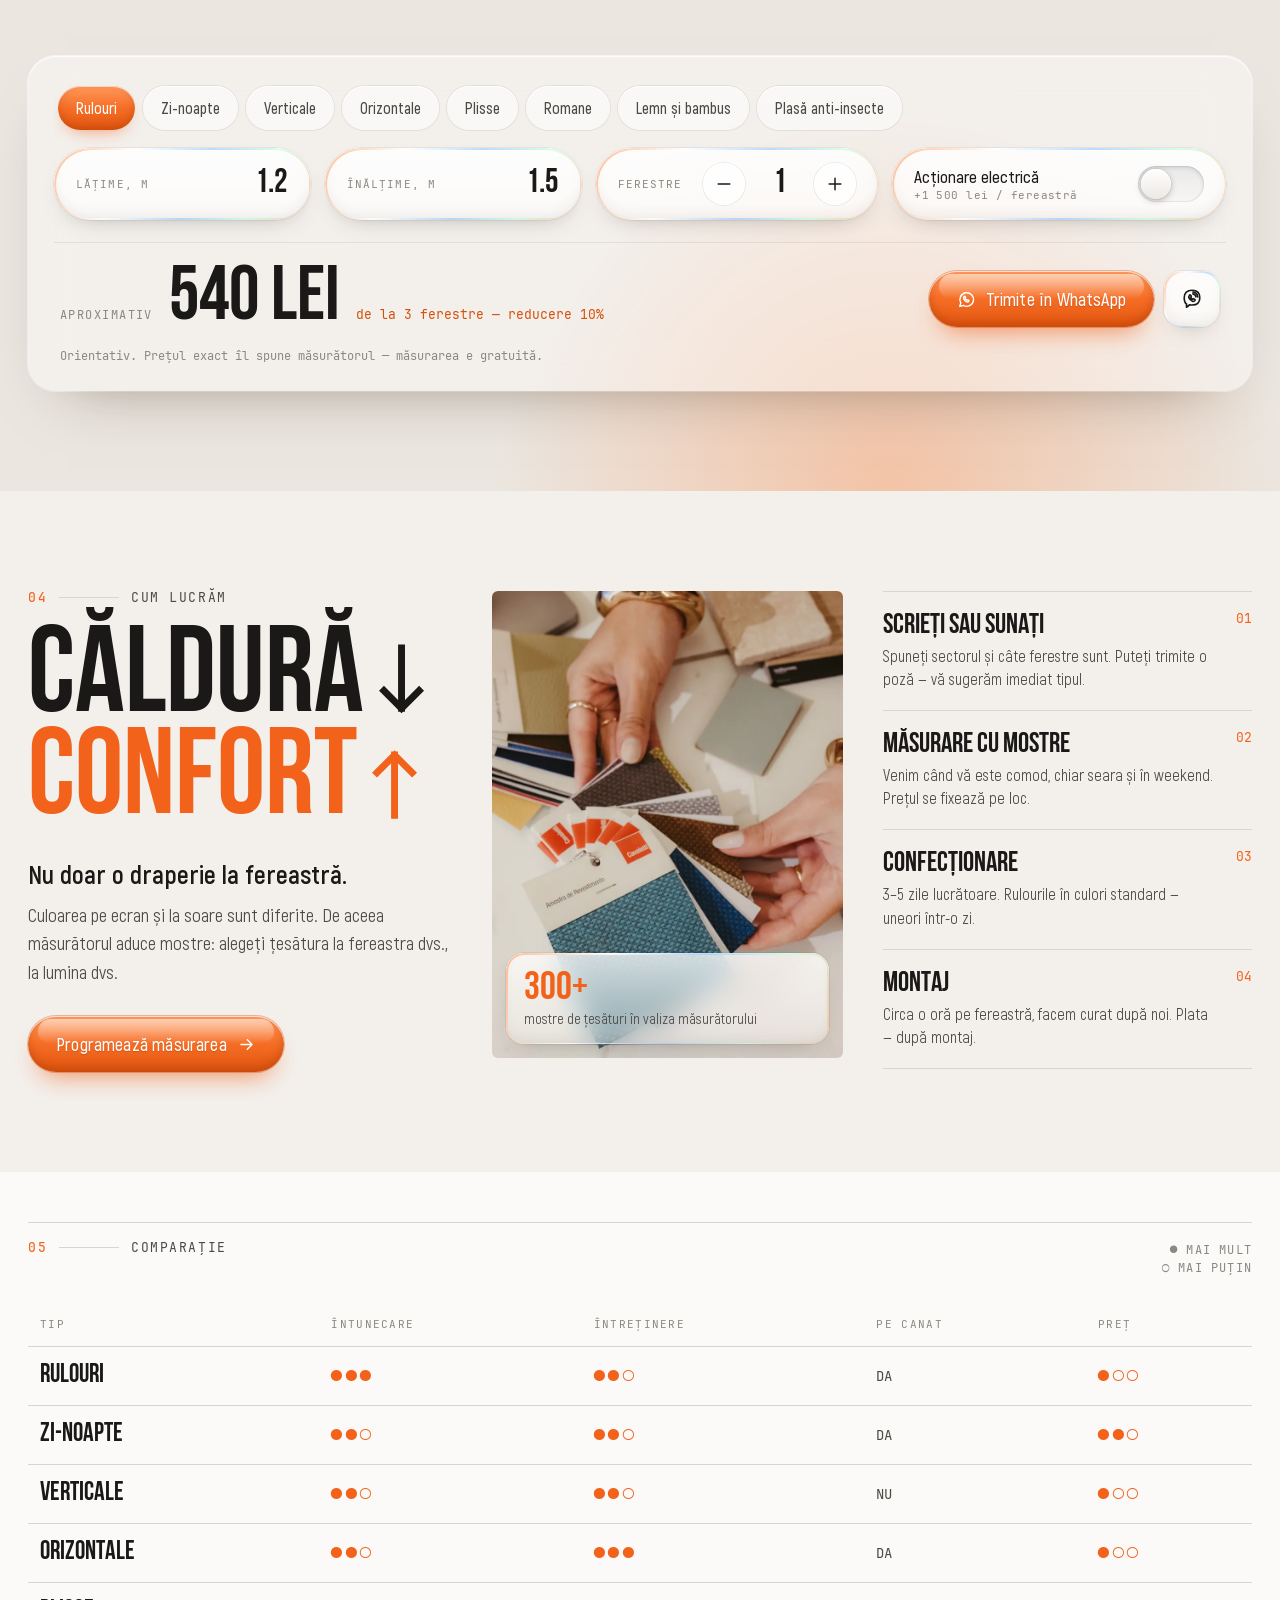
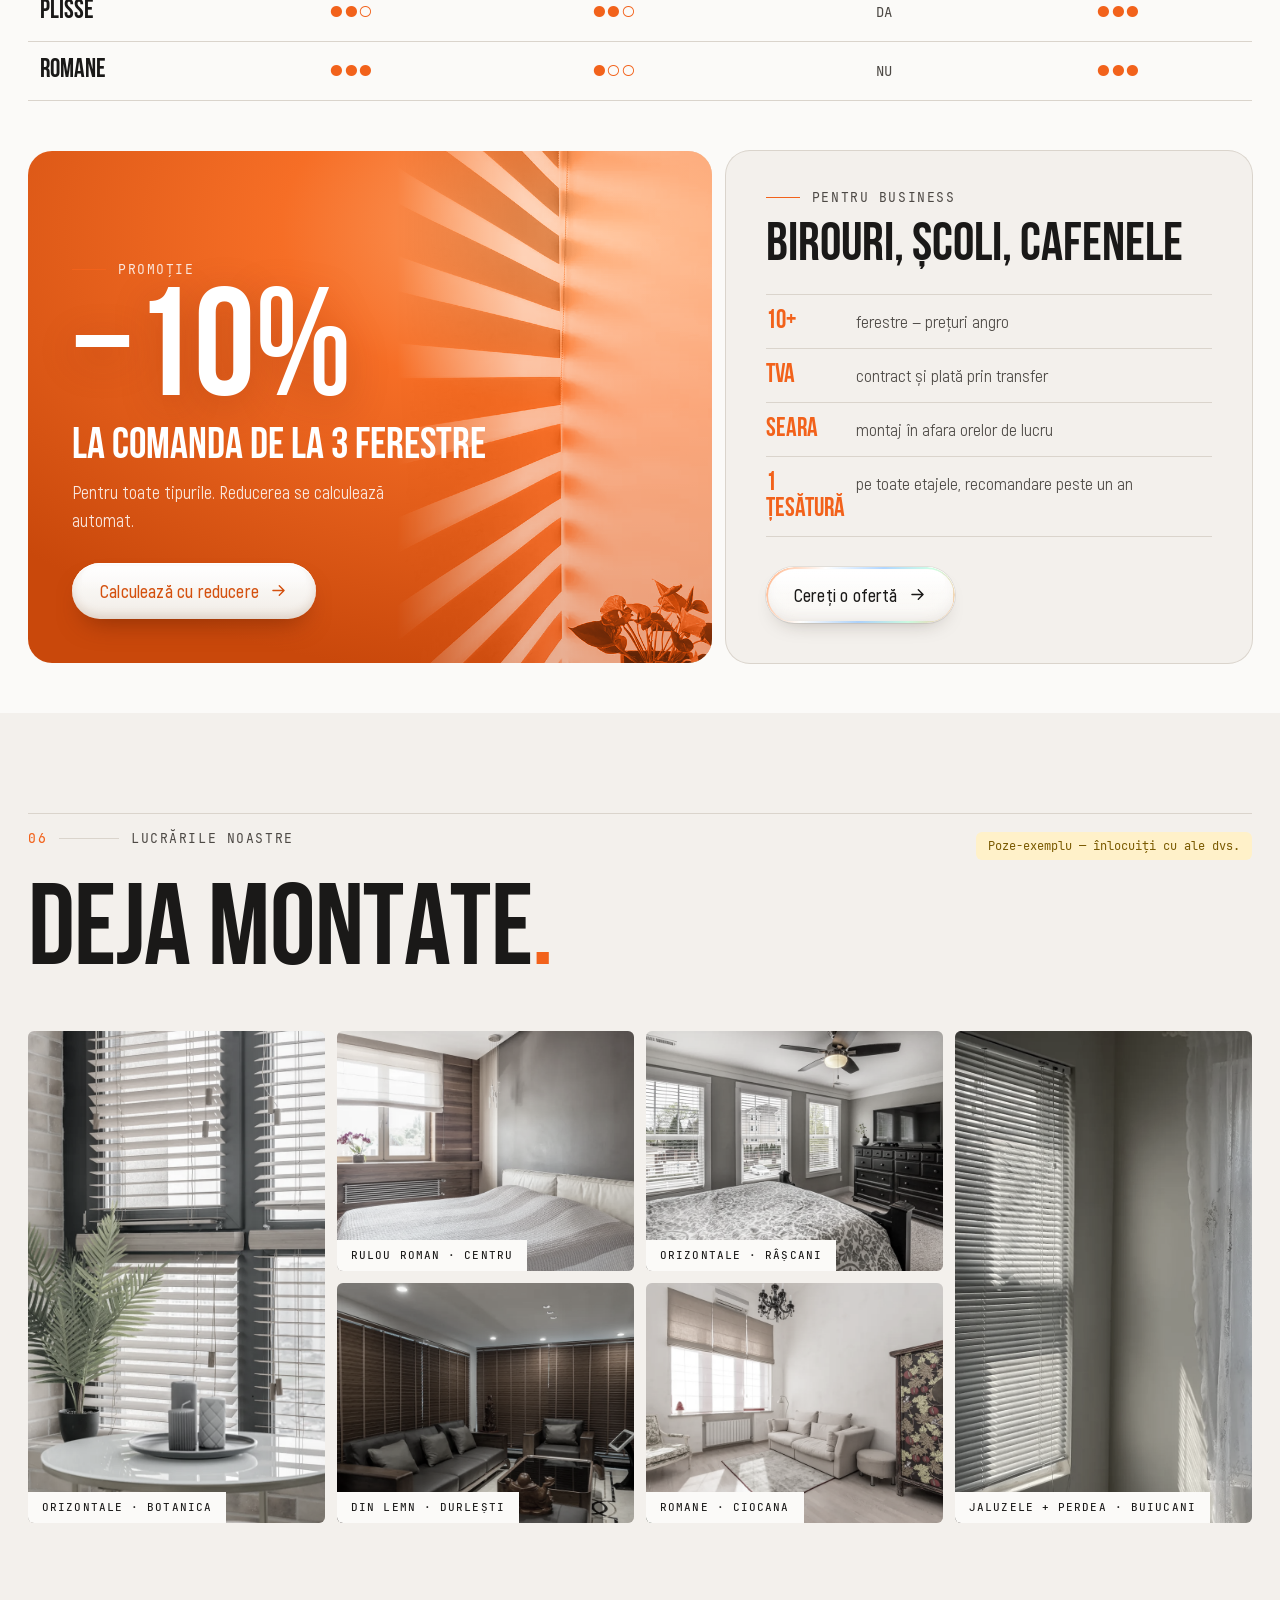
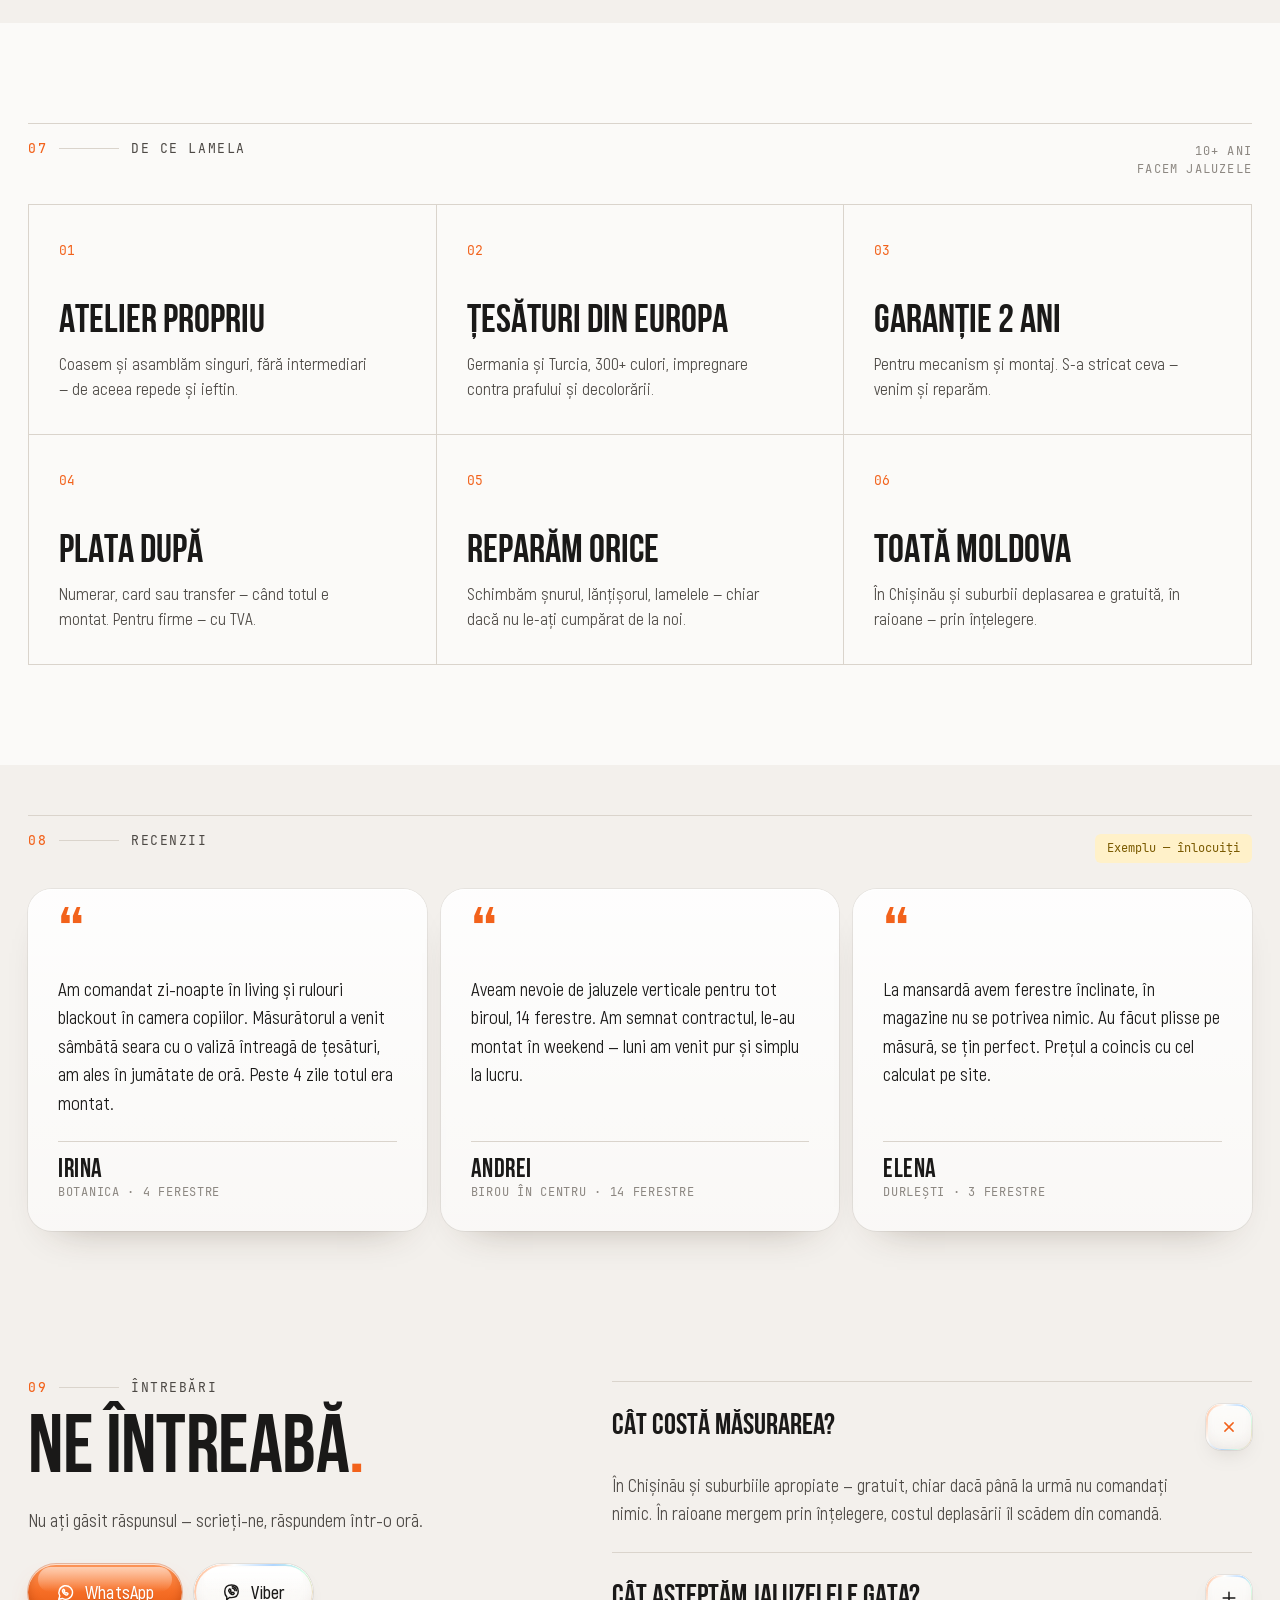
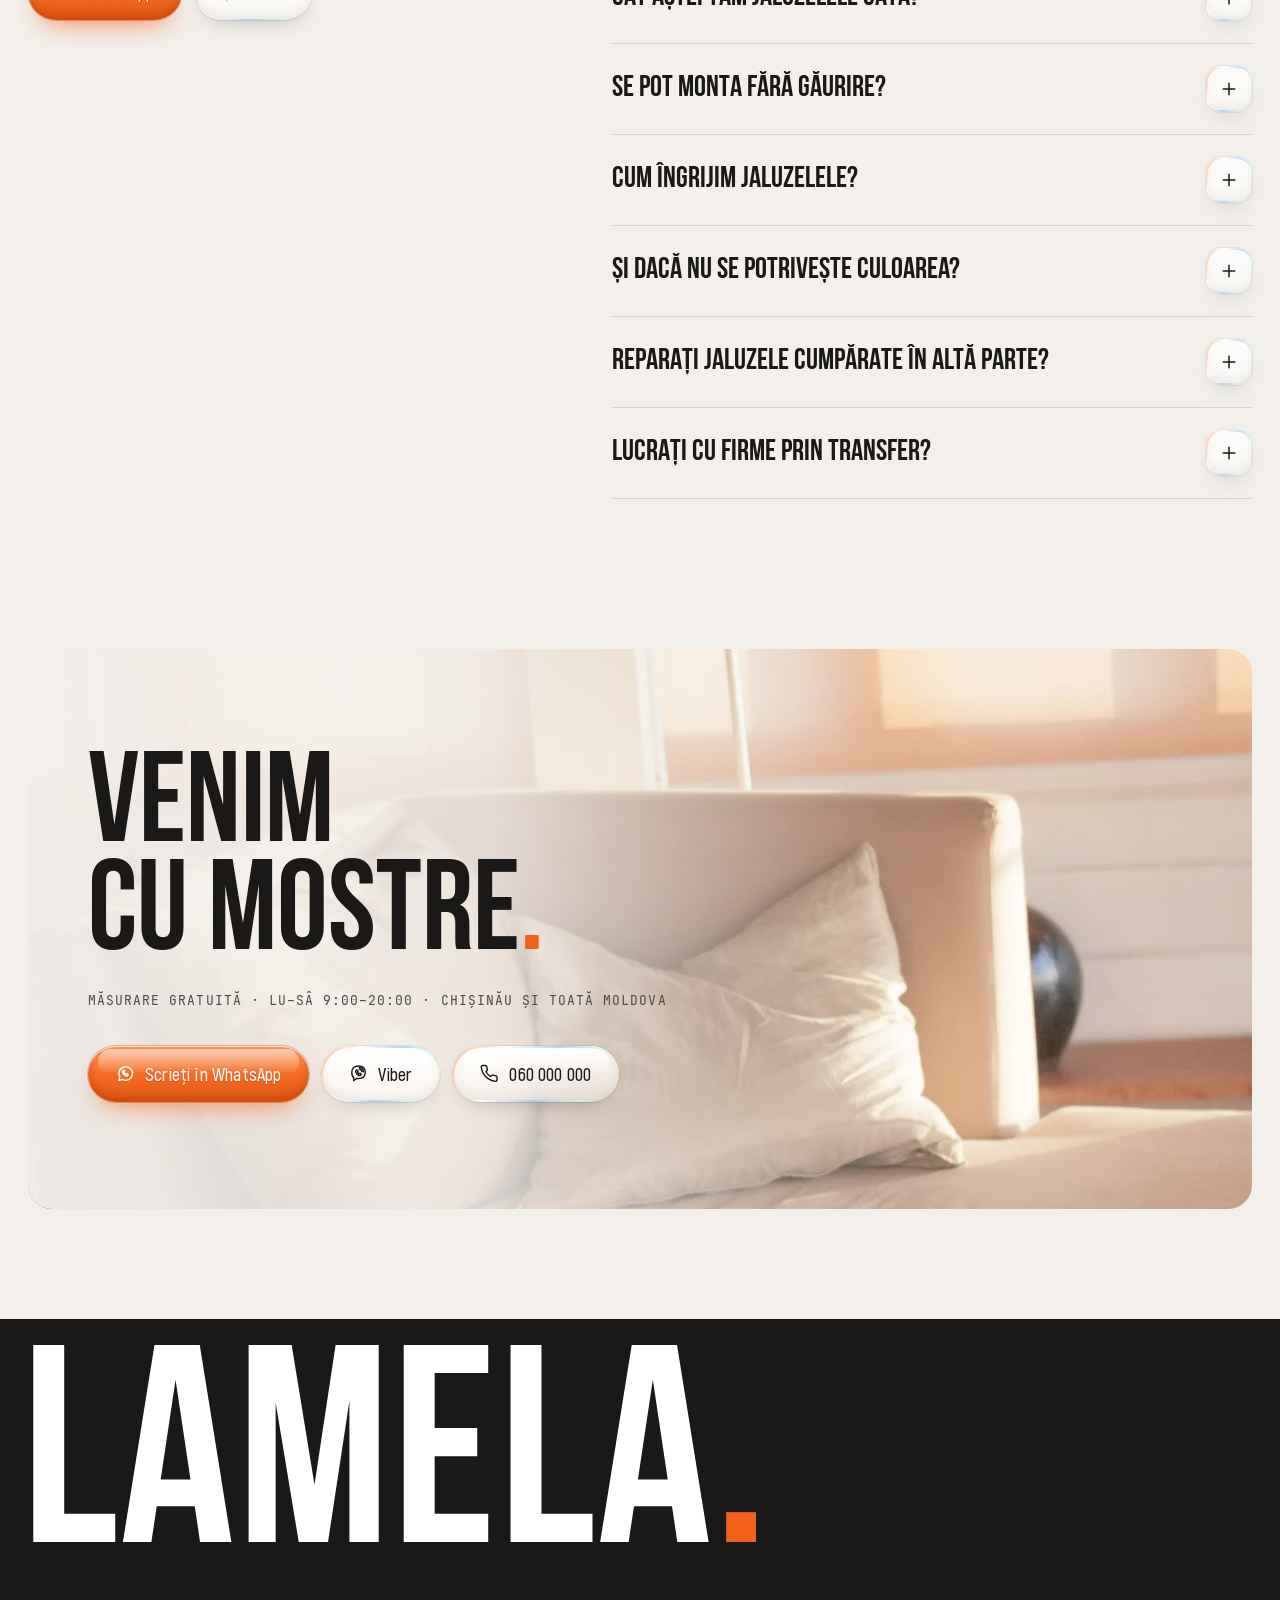
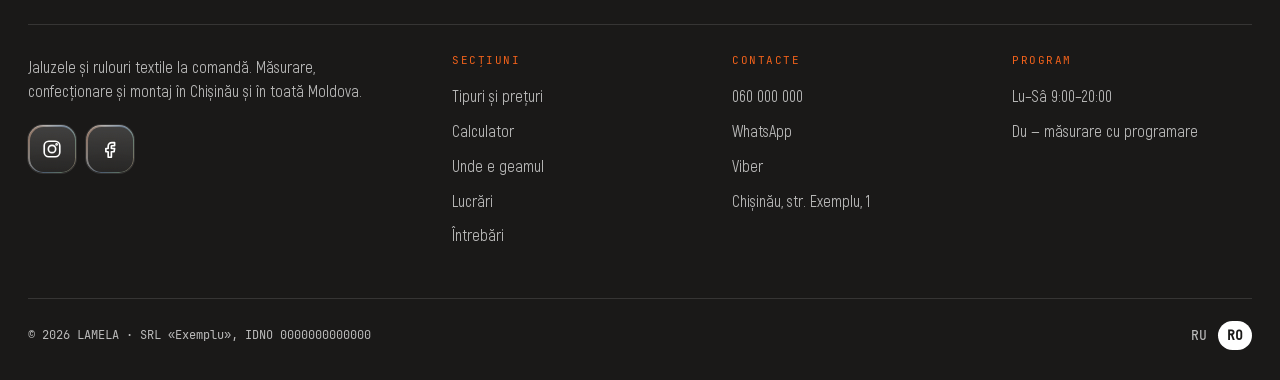
<file: ro.html>
<!doctype html>
<html lang="ro">
<head>
<meta charset="utf-8">
<meta name="viewport" content="width=device-width,initial-scale=1">
<title>Jaluzele și rulouri textile la comandă în Chișinău — LAMELA · 060 000 000</title>
<meta name="description" content="Rulouri textile, zi-noapte, jaluzele verticale și orizontale, plisse și rulouri romane la comandă. Măsurare gratuită cu mostre de țesături, confecționare în 3–5 zile. Rulouri de la 300 lei.">
<link rel="canonical" href="https://webonix-md.github.io/jaluzi-v2/ro.html">
<link rel="alternate" hreflang="ru" href="https://webonix-md.github.io/jaluzi-v2/">
<link rel="alternate" hreflang="ro" href="https://webonix-md.github.io/jaluzi-v2/ro.html">
<meta property="og:type" content="website">
<meta property="og:locale" content="ro_RO">
<meta property="og:title" content="Jaluzele și rulouri textile la comandă — LAMELA">
<meta property="og:description" content="Venim cu mostre de țesături, măsurăm și montăm. Rulouri de la 300 lei, zi-noapte de la 450 lei. Calculați prețul pe site.">
<meta property="og:url" content="https://webonix-md.github.io/jaluzi-v2/ro.html">
<meta property="og:image" content="https://webonix-md.github.io/jaluzi-v2/img/og/og-square-ro.jpg">
<meta property="og:image:width" content="1200">
<meta property="og:image:height" content="1200">
<meta name="theme-color" content="#F3F0EC">
<link rel="icon" href="favicon.svg" type="image/svg+xml">
<link rel="preload" href="fonts/BebasNeue-Bold.woff2" as="font" type="font/woff2" crossorigin>
<link rel="preload" href="fonts/Akrobat-Regular.woff2" as="font" type="font/woff2" crossorigin>
<link rel="preload" href="img/hero.webp" as="image" media="(min-width: 761px)">
<link rel="stylesheet" href="style.css">
<script type="application/ld+json">
{"@context":"https://schema.org","@type":"HomeGoodsStore","name":"LAMELA","description":"Jaluzele și rulouri textile la comandă cu măsurare și montaj în Chișinău","telephone":"+37360000000","url":"https://webonix-md.github.io/jaluzi-v2/ro.html","image":"https://webonix-md.github.io/jaluzi-v2/img/og/og-square-ro.jpg","priceRange":"de la 300 MDL","areaServed":"Moldova","address":{"@type":"PostalAddress","addressLocality":"Chișinău","addressCountry":"MD"},"openingHours":"Mo-Sa 09:00-20:00"}
</script>
</head>
<body>

<!-- ============ ИКОНКИ ============ -->
<svg width="0" height="0" style="position:absolute" aria-hidden="true">
  <symbol id="i-arrow" viewBox="0 0 24 24"><path d="M5 12h14M13 6l6 6-6 6"/></symbol>
  <symbol id="i-plus" viewBox="0 0 24 24"><path d="M12 5v14M5 12h14"/></symbol>
  <symbol id="i-minus" viewBox="0 0 24 24"><path d="M5 12h14"/></symbol>
  <symbol id="i-phone" viewBox="0 0 24 24"><path d="M21.5 16.9v3a2 2 0 0 1-2.2 2 19.8 19.8 0 0 1-8.6-3.1 19.5 19.5 0 0 1-6-6A19.8 19.8 0 0 1 1.6 4.2 2 2 0 0 1 3.6 2h3a2 2 0 0 1 2 1.7c.1.9.4 1.8.7 2.7a2 2 0 0 1-.5 2.1L7.5 9.8a16 16 0 0 0 6 6l1.3-1.3a2 2 0 0 1 2.1-.4c.9.3 1.8.6 2.7.7a2 2 0 0 1 1.9 2.1z"/></symbol>
  <symbol id="i-viber" viewBox="0 0 24 24"><path d="M12 2.5c5.2 0 8.5 2.4 8.5 8s-3.3 8-8.5 8c-.9 0-1.7-.1-2.5-.2L6 21v-3.5c-1.8-1.3-2.5-3.6-2.5-7 0-5.6 3.3-8 8.5-8z"/><path d="M9.3 7.7c.3-.3.7-.3 1 0l.8 1.1c.2.3.2.7-.1 1l-.4.4c.4.9 1.2 1.7 2.1 2.1l.4-.4c.3-.3.7-.3 1-.1l1.1.8c.3.3.3.7 0 1l-.6.6c-.5.5-1.3.6-2 .3a7.4 7.4 0 0 1-4-4c-.3-.7-.2-1.5.3-2zM13 6.4a4 4 0 0 1 3.3 3.3M13 4.4a6 6 0 0 1 5.3 5.3"/></symbol>
  <symbol id="i-wa" viewBox="0 0 24 24"><path d="M3.5 20.5l1.3-4.2A8.6 8.6 0 1 1 8 19.5z"/><path d="M9 8.2c.3-.3.7-.3 1 0l.8 1.1c.2.3.2.7-.1 1l-.4.4c.4.9 1.2 1.7 2.1 2.1l.4-.4c.3-.3.7-.3 1-.1l1.1.8c.3.3.3.7 0 1l-.6.6c-.5.5-1.3.6-2 .3a7.4 7.4 0 0 1-4-4c-.3-.7-.2-1.5.3-2z"/></symbol>
  <symbol id="i-ruler" viewBox="0 0 24 24"><path d="M3 15.5L15.5 3 21 8.5 8.5 21z"/><path d="M7 11.5l2 2M10 8.5l2 2M13 5.5l2 2M5.5 14l1.5 1.5"/></symbol>
  <symbol id="i-clock" viewBox="0 0 24 24"><circle cx="12" cy="12" r="9"/><path d="M12 7v5l3 2"/></symbol>
  <symbol id="i-shield" viewBox="0 0 24 24"><path d="M12 3l8 3v6c0 4.5-3.4 8-8 9-4.6-1-8-4.5-8-9V6z"/><path d="M8.5 12l2.5 2.5 4.5-5"/></symbol>
  <symbol id="i-swatch" viewBox="0 0 24 24"><path d="M4 4h6v16H4zM10 7.5l4.2-2.4 5 8.7-9.2 5.3"/><circle cx="7" cy="16.5" r="1"/></symbol>
  <symbol id="i-moon" viewBox="0 0 24 24"><path d="M20 14.5A8 8 0 1 1 9.5 4 6.5 6.5 0 0 0 20 14.5z"/></symbol>
  <symbol id="i-calendar" viewBox="0 0 24 24"><path d="M4 6h16v14H4zM4 10h16M8 3v4M16 3v4"/></symbol>
  <symbol id="i-coins" viewBox="0 0 24 24"><ellipse cx="9" cy="7" rx="6" ry="3"/><path d="M3 7v4c0 1.7 2.7 3 6 3s6-1.3 6-3V7M3 11v4c0 1.7 2.7 3 6 3 1 0 2-.1 2.8-.4"/><circle cx="17" cy="16" r="4"/></symbol>
  <symbol id="i-factory" viewBox="0 0 24 24"><path d="M3 21V10l5 3V10l5 3V10l5 3V4h3v17z"/><path d="M7 17h2M12 17h2M17 17h1"/></symbol>
  <symbol id="i-tool" viewBox="0 0 24 24"><path d="M14.5 6.5a4 4 0 0 0 5 5L21 13l-8 8-3-3 6.5-6.5M9.5 14.5L3 8l3-3 6.5 6.5"/></symbol>
  <symbol id="i-pin" viewBox="0 0 24 24"><path d="M12 21s7-6.2 7-11.5a7 7 0 0 0-14 0C5 14.8 12 21 12 21z"/><circle cx="12" cy="9.5" r="2.5"/></symbol>
  <symbol id="i-building" viewBox="0 0 24 24"><path d="M4 21V4h11v17M15 9h5v12M2 21h20M8 8h3M8 12h3M8 16h3"/></symbol>
  <symbol id="i-star" viewBox="0 0 24 24"><path d="M12 3.5l2.6 5.3 5.9.9-4.3 4.1 1 5.8L12 16.9l-5.2 2.7 1-5.8-4.3-4.1 5.9-.9z"/></symbol>
  <symbol id="i-check" viewBox="0 0 24 24"><path d="M5 12.5l4.5 4.5L19 7.5"/></symbol>
  <symbol id="i-chevron" viewBox="0 0 24 24"><path d="M6 9l6 6 6-6"/></symbol>
  <symbol id="i-copy" viewBox="0 0 24 24"><path d="M8 8h12v12H8z"/><path d="M16 8V4H4v12h4"/></symbol>
  <symbol id="i-menu" viewBox="0 0 24 24"><path d="M3 7h18M3 12h18M3 17h18"/></symbol>
  <symbol id="i-close" viewBox="0 0 24 24"><path d="M6 6l12 12M18 6L6 18"/></symbol>
  <symbol id="i-insta" viewBox="0 0 24 24"><rect x="3.5" y="3.5" width="17" height="17" rx="5"/><circle cx="12" cy="12" r="4"/><circle cx="17" cy="7" r=".6"/></symbol>
  <symbol id="i-fb" viewBox="0 0 24 24"><path d="M14 8.5h3V5h-3a4 4 0 0 0-4 4v2.5H7.5V15H10v6h3.5v-6h3l.5-3.5h-3.5V9a.5.5 0 0 1 .5-.5z"/></symbol>
  <symbol id="i-bed" viewBox="0 0 24 24"><path d="M3 19v-9M21 19v-5a3 3 0 0 0-3-3h-8v6M3 17h18M6.5 11.5a1.8 1.8 0 1 0 0-.1"/></symbol>
  <symbol id="i-sofa" viewBox="0 0 24 24"><path d="M5 11V8a2 2 0 0 1 2-2h10a2 2 0 0 1 2 2v3"/><path d="M3 13a2 2 0 0 1 4 0v2h10v-2a2 2 0 0 1 4 0v5H3zM5 18v2M19 18v2"/></symbol>
  <symbol id="i-pot" viewBox="0 0 24 24"><path d="M4 10h16v6a4 4 0 0 1-4 4H8a4 4 0 0 1-4-4zM2 10h2M20 10h2M9 6.5c0-1 1-1.5 1-2.5M13 6.5c0-1 1-1.5 1-2.5"/></symbol>
  <symbol id="i-kid" viewBox="0 0 24 24"><circle cx="12" cy="6" r="2.5"/><path d="M12 9v6M8 11l4-1 4 1M9.5 21l2.5-6 2.5 6"/></symbol>
  <symbol id="i-balcony" viewBox="0 0 24 24"><path d="M6 13V4h12v9M12 4v9M3 13h18M5 13v7M9 13v7M15 13v7M19 13v7M3 20h18"/></symbol>
  <symbol id="i-desk" viewBox="0 0 24 24"><path d="M3 10h18M5 10v10M19 10v10M14 10v6h5M8 6h6l-1 4H9z"/></symbol>
  <symbol id="i-attic" viewBox="0 0 24 24"><path d="M2 20L12 4l10 16zM9 14l5-3v5H9z"/></symbol>
</svg>

<!-- ============ ЛИПКАЯ ШАПКА ============ -->
<header class="bar" id="bar">
  <div class="wrap bar__in">
    <a class="logo" href="#top" aria-label="LAMELA — sus"><span class="logo__mark" aria-hidden="true"><i></i><i></i><i></i></span>LAMELA</a>
    <nav class="bar__nav" aria-label="Meniu"><a href="#types">Tipuri</a><a href="#calc">Prețuri</a><a href="#rooms">Unde e geamul</a><a href="#process">Cum lucrăm</a><a href="#faq">Întrebări</a></nav>
    <a class="bar__tel" href="tel:+37360000000">060 000 000</a>
    <a class="gbtn gbtn--sm" href="https://wa.me/37360000000?text=Bun%C4%83%20ziua!%20A%C8%99%20vrea%20s%C4%83%20chem%20un%20m%C4%83sur%C4%83tor" target="_blank" rel="noopener">Cheamă măsurătorul</a>
  </div>
</header>

<!-- ============ МОБИЛЬНОЕ МЕНЮ ============ -->
<div class="drawer" id="drawer" hidden>
  <button class="drawer__close glass" type="button" aria-label="Închide meniul" data-menu-close><svg class="ic"><use href="#i-close"/></svg></button>
  <nav class="drawer__nav" aria-label="Meniu mobil">
    <a href="#types" data-menu-close><span>01</span>Tipuri și prețuri</a>
    <a href="#calc" data-menu-close><span>02</span>Calculator</a>
    <a href="#rooms" data-menu-close><span>03</span>Unde e geamul</a>
    <a href="#process" data-menu-close><span>04</span>Cum lucrăm</a>
    <a href="#works" data-menu-close><span>05</span>Lucrări</a>
    <a href="#faq" data-menu-close><span>06</span>Întrebări</a>
  </nav>
  <div class="drawer__foot">
    <a class="drawer__tel" href="tel:+37360000000">060 000 000</a>
    <div class="lang"><a href="./" hreflang="ru">RU</a><b>RO</b></div>
  </div>
</div>

<main id="top">

<!-- ============ 01. ПЕРВЫЙ ЭКРАН ============ -->
<section class="hero hero__panel">
  <div class="hero__glow" aria-hidden="true"></div>
  <div class="wrap hero__head">
    <a class="logo" href="#top" aria-label="LAMELA"><span class="logo__mark" aria-hidden="true"><i></i><i></i><i></i></span>LAMELA</a>
    <nav class="hero__nav" aria-label="Meniu principal"><a href="#types">Tipuri</a><a href="#calc">Prețuri</a><a href="#rooms">Unde e geamul</a><a href="#process">Cum lucrăm</a><a href="#faq">Întrebări</a></nav>
    <div class="hero__right">
      <div class="lang"><a href="./" hreflang="ru">RU</a><b>RO</b></div>
      <a class="gbtn gbtn--sm" href="tel:+37360000000"><svg class="ic"><use href="#i-phone"/></svg>060 000 000</a>
      <button class="burger glass" type="button" aria-label="Deschide meniul" aria-controls="drawer" data-menu-open><svg class="ic"><use href="#i-menu"/></svg></button>
    </div>
  </div>

  <div class="wrap hero__grid">
    <div class="hero__text">
      <p class="tag"><span></span>Lumina e o stare</p>
      <h1 class="hero__title">Jaluzele<br>la comandă<i>.</i></h1>
      <p class="hero__lead">Rulouri, zi-noapte, verticale, plisse. Venim cu mostre de țesături, măsurăm și montăm — în Chișinău și în toată Moldova.</p>
      <div class="hero__cta">
        <a class="gbtn" href="https://wa.me/37360000000?text=Bun%C4%83%20ziua!%20A%C8%99%20vrea%20s%C4%83%20chem%20un%20m%C4%83sur%C4%83tor" target="_blank" rel="noopener">Cheamă măsurătorul<svg class="ic"><use href="#i-arrow"/></svg></a>
        <a class="tlink" href="#calc">Află prețul<svg class="ic"><use href="#i-arrow"/></svg></a>
      </div>
      <dl class="hero__stats">
        <div><dt>Măsurare</dt><dd>0 lei</dd></div>
        <div><dt>Confecționare</dt><dd>3–5 zile</dd></div>
        <div><dt>Garanție</dt><dd>2 ani</dd></div>
      </dl>
    </div>
    <div class="hero__media">
      <picture>
        <source media="(max-width: 760px)" srcset="img/hero-m.webp">
        <img src="img/hero.webp" alt="Living luminos cu rulouri plisse albe la ferestre" width="2000" height="1250" fetchpriority="high">
      </picture>
      <div class="hud" aria-hidden="true"><span class="hud__ring"></span><span class="hud__dot"></span></div>
      <div class="hud-tag glass"><small>Plisse · fereastră de colț</small><b>de la 750 lei</b></div>
      <p class="hero__side" aria-hidden="true">Măsurare<br>Mostre<br>Montaj</p>
    </div>
  </div>
</section>

<!-- ============ 02. ВИДЫ И ЦЕНЫ ============ -->
<section class="sec" id="types">
  <div class="wrap">
    <div class="shead">
      <p class="snum"><b>01</b><span></span>Tipuri și prețuri</p>
      <p class="shead__side">Preț pentru o fereastră<br>de circa 1 × 1,5 m</p>
    </div>
    <h2 class="big">Ce montăm<i>?</i></h2>
    <p class="lead">Opt tipuri — de la verticale ieftine până la cele din lemn. Apăsați „+” și tipul se pune în calculator.</p>

    <div class="types">
      <article class="type"><img src="img/type-roller.webp" alt="Rulou textil alb la fereastra bucătăriei" width="640" height="820" loading="lazy"><button class="type__add glass" type="button" data-pick="roller" aria-label="Calculează rulouri textile"><svg class="ic"><use href="#i-plus"/></svg></button><div class="type__bar"><span class="type__name">Rulouri</span><span class="type__price">de la <b data-from="roller">300</b> lei</span></div></article>
      <article class="type"><img src="img/type-zebra.webp" alt="Jaluzele zi-noapte cu dungi bej la fereastră" width="640" height="820" loading="lazy"><button class="type__add glass" type="button" data-pick="zebra" aria-label="Calculează zi-noapte"><svg class="ic"><use href="#i-plus"/></svg></button><div class="type__bar"><span class="type__name">Zi-noapte</span><span class="type__price">de la <b data-from="zebra">450</b> lei</span></div></article>
      <article class="type"><img src="img/type-vertical.webp" alt="Jaluzele verticale albe în spatele biroului" width="640" height="820" loading="lazy"><button class="type__add glass" type="button" data-pick="vertical" aria-label="Calculează jaluzele verticale"><svg class="ic"><use href="#i-plus"/></svg></button><div class="type__bar"><span class="type__name">Verticale</span><span class="type__price">de la <b data-from="vertical">400</b> lei</span></div></article>
      <article class="type"><img src="img/type-horizontal.webp" alt="Jaluzele orizontale albe din aluminiu" width="640" height="820" loading="lazy"><button class="type__add glass" type="button" data-pick="horizontal" aria-label="Calculează jaluzele orizontale"><svg class="ic"><use href="#i-plus"/></svg></button><div class="type__bar"><span class="type__name">Orizontale</span><span class="type__price">de la <b data-from="horizontal">350</b> lei</span></div></article>
      <article class="type"><img src="img/type-pleated.webp" alt="Rulouri plisse la fereastra de deasupra chiuvetei" width="640" height="820" loading="lazy"><button class="type__add glass" type="button" data-pick="pleated" aria-label="Calculează plisse"><svg class="ic"><use href="#i-plus"/></svg></button><div class="type__bar"><span class="type__name">Plisse</span><span class="type__price">de la <b data-from="pleated">750</b> lei</span></div></article>
      <article class="type"><img src="img/type-roman.webp" alt="Rulouri romane din in în living" width="640" height="820" loading="lazy"><button class="type__add glass" type="button" data-pick="roman" aria-label="Calculează rulouri romane"><svg class="ic"><use href="#i-plus"/></svg></button><div class="type__bar"><span class="type__name">Romane</span><span class="type__price">de la <b data-from="roman">1000</b> lei</span></div></article>
      <article class="type"><img src="img/type-wood.webp" alt="Jaluzele din lemn la o fereastră în arc" width="640" height="820" loading="lazy"><button class="type__add glass" type="button" data-pick="wood" aria-label="Calculează jaluzele din lemn"><svg class="ic"><use href="#i-plus"/></svg></button><div class="type__bar"><span class="type__name">Lemn, bambus</span><span class="type__price">de la <b data-from="wood">1500</b> lei</span></div></article>
      <article class="type"><img src="img/type-net.webp" alt="Pisică la soare în spatele plasei anti-insecte" width="640" height="820" loading="lazy"><button class="type__add glass" type="button" data-pick="net" aria-label="Calculează plasa anti-insecte"><svg class="ic"><use href="#i-plus"/></svg></button><div class="type__bar"><span class="type__name">Plase anti-insecte</span><span class="type__price">de la <b data-from="net">450</b> lei</span></div></article>
    </div>
  </div>
</section>

<!-- ============ 04. ГДЕ ОКНО ============ -->
<section class="sec sec--line" id="rooms">
  <div class="wrap">
    <div class="shead">
      <p class="snum"><b>03</b><span></span>Cum alegem</p>
      <p class="shead__side">Vă sugerăm<br>după cameră</p>
    </div>
    <div class="rooms__head">
      <h2 class="big">Unde e geamul<i>?</i></h2>
      <p class="lead">Începeți cu camera — vă spunem ce tip se potrivește și de ce.</p>
    </div>

    <div class="rooms__tabs" role="tablist" aria-label="Camera">
      <button class="rooms__tab" type="button" role="tab" aria-selected="true" aria-controls="room-bedroom" id="tab-bedroom"><img src="img/tile-bedroom.webp" alt="" width="480" height="680" loading="lazy"><span>Dormitor</span></button>
      <button class="rooms__tab" type="button" role="tab" aria-selected="false" aria-controls="room-living" id="tab-living" tabindex="-1"><img src="img/tile-living.webp" alt="" width="480" height="680" loading="lazy"><span>Living</span></button>
      <button class="rooms__tab" type="button" role="tab" aria-selected="false" aria-controls="room-kitchen" id="tab-kitchen" tabindex="-1"><img src="img/tile-kitchen.webp" alt="" width="480" height="680" loading="lazy"><span>Bucătărie</span></button>
      <button class="rooms__tab" type="button" role="tab" aria-selected="false" aria-controls="room-kids" id="tab-kids" tabindex="-1"><img src="img/tile-kids.webp" alt="" width="480" height="680" loading="lazy"><span>Copii</span></button>
      <button class="rooms__tab" type="button" role="tab" aria-selected="false" aria-controls="room-balcony" id="tab-balcony" tabindex="-1"><img src="img/tile-balcony.webp" alt="" width="480" height="680" loading="lazy"><span>Balcon</span></button>
      <button class="rooms__tab" type="button" role="tab" aria-selected="false" aria-controls="room-office" id="tab-office" tabindex="-1"><img src="img/tile-office.webp" alt="" width="480" height="680" loading="lazy"><span>Birou</span></button>
      <button class="rooms__tab" type="button" role="tab" aria-selected="false" aria-controls="room-attic" id="tab-attic" tabindex="-1"><img src="img/tile-attic.webp" alt="" width="480" height="680" loading="lazy"><span>Mansardă</span></button>
    </div>

    <div class="room" role="tabpanel" id="room-bedroom" aria-labelledby="tab-bedroom">
      <p class="room__kicker">Recomandăm</p><h3 class="room__title">Rulouri blackout sau romane</h3>
      <ul class="room__why"><li>Dimineața e întuneric, chiar dacă soarele bate în geam</li><li>Din stradă nu se vede nimic, nici seara cu lumina aprinsă</li><li>Cele romane adaugă confort și arată ca un textil</li></ul>
      <button class="gbtn gbtn--glass" type="button" data-pick="roller">Calculează rulouri<svg class="ic"><use href="#i-arrow"/></svg></button>
    </div>
    <div class="room" role="tabpanel" id="room-living" aria-labelledby="tab-living" hidden>
      <p class="room__kicker">Recomandăm</p><h3 class="room__title">Zi-noapte</h3>
      <ul class="room__why"><li>Ziua — lumină moale prin dungile transparente</li><li>Seara se închid complet dintr-o mișcare</li><li>Arată modern și nu ocupă loc ca draperiile</li></ul>
      <button class="gbtn gbtn--glass" type="button" data-pick="zebra">Calculează zi-noapte<svg class="ic"><use href="#i-arrow"/></svg></button>
    </div>
    <div class="room" role="tabpanel" id="room-kitchen" aria-labelledby="tab-kitchen" hidden>
      <p class="room__kicker">Recomandăm</p><h3 class="room__title">Orizontale sau rulouri cu impregnare</h3>
      <ul class="room__why"><li>Nu absorb mirosurile și grăsimea</li><li>Aluminiul se spală cu o cârpă umedă într-un minut</li><li>Se prind pe canat — pervazul e liber, geamul se deschide</li></ul>
      <button class="gbtn gbtn--glass" type="button" data-pick="horizontal">Calculează orizontale<svg class="ic"><use href="#i-arrow"/></svg></button>
    </div>
    <div class="room" role="tabpanel" id="room-kids" aria-labelledby="tab-kids" hidden>
      <p class="room__kicker">Recomandăm</p><h3 class="room__title">Rulouri blackout fără șnur lung</h3>
      <ul class="room__why"><li>Copilul doarme ziua la întuneric</li><li>Control sigur: fixator de lănțișor sau mecanism cu arc</li><li>Puteți alege țesătură cu desen</li></ul>
      <button class="gbtn gbtn--glass" type="button" data-pick="roller">Calculează rulouri<svg class="ic"><use href="#i-arrow"/></svg></button>
    </div>
    <div class="room" role="tabpanel" id="room-balcony" aria-labelledby="tab-balcony" hidden>
      <p class="room__kicker">Recomandăm</p><h3 class="room__title">Rulouri pe canat sau verticale</h3>
      <ul class="room__why"><li>Sistem cu casetă pe fiecare canat — geamurile se deschid</li><li>Verticalele — varianta cea mai ieftină pentru o vitrare lungă</li><li>Țesăturile nu se decolorează la soare</li></ul>
      <button class="gbtn gbtn--glass" type="button" data-pick="vertical">Calculează verticale<svg class="ic"><use href="#i-arrow"/></svg></button>
    </div>
    <div class="room" role="tabpanel" id="room-office" aria-labelledby="tab-office" hidden>
      <p class="room__kicker">Recomandăm</p><h3 class="room__title">Jaluzele verticale</h3>
      <ul class="room__why"><li>Avantajoase pe ferestre mari și vitrine</li><li>Elimină reflexele pe monitoare</li><li>Lamelele se schimbă câte una, dacă s-au deteriorat</li></ul>
      <button class="gbtn gbtn--glass" type="button" data-pick="vertical">Calculează verticale<svg class="ic"><use href="#i-arrow"/></svg></button>
    </div>
    <div class="room" role="tabpanel" id="room-attic" aria-labelledby="tab-attic" hidden>
      <p class="room__kicker">Recomandăm</p><h3 class="room__title">Plisse</h3>
      <ul class="room__why"><li>Se țin pe ferestre înclinate și triunghiulare</li><li>Se deschid și de sus, și de jos</li><li>Le facem pentru ferestre de orice formă, inclusiv arcade</li></ul>
      <button class="gbtn gbtn--glass" type="button" data-pick="pleated">Calculează plisse<svg class="ic"><use href="#i-arrow"/></svg></button>
    </div>
  </div>
</section>
<!-- ============ 03. КАЛЬКУЛЯТОР ============ -->
<section class="sec sec--calc" id="calc-sec">
  <div class="calc-glow" aria-hidden="true"></div>
  <div class="wrap">
    <div class="shead">
      <p class="snum"><b>02</b><span></span>Calculator</p>
      <p class="shead__side">−10% de la 3 ferestre<br>se calculează singur</p>
    </div>
    <h2 class="big">Cât costă<i>?</i></h2>

    <div class="calc" id="calc">
      <div class="calc__tabs" role="tablist" aria-label="Tipul jaluzelelor" data-calc-tabs></div>
      <div class="calc__row">
        <label class="field glass">
          <span class="field__label">Lățime, m</span>
          <input class="field__input" type="number" inputmode="decimal" min="0.3" max="6" step="0.05" value="1.2" data-calc-w>
        </label>
        <label class="field glass">
          <span class="field__label">Înălțime, m</span>
          <input class="field__input" type="number" inputmode="decimal" min="0.3" max="4" step="0.05" value="1.5" data-calc-h>
        </label>
        <div class="qty glass">
          <span class="field__label">Ferestre</span>
          <button type="button" aria-label="Mai puține ferestre" data-calc-dec><svg class="ic"><use href="#i-minus"/></svg></button>
          <output data-calc-qty>1</output>
          <button type="button" aria-label="Mai multe ferestre" data-calc-inc><svg class="ic"><use href="#i-plus"/></svg></button>
        </div>
        <label class="switch glass" data-calc-motor-wrap>
          <span class="switch__text">Acționare electrică<small data-calc-motor-price>+1500 lei / fereastră</small></span>
          <input type="checkbox" data-calc-motor>
          <span class="switch__ui" aria-hidden="true"></span>
        </label>
      </div>
      <div class="calc__out">
        <div class="calc__sum">
          <span class="calc__sum-label">Aproximativ</span>
          <strong class="calc__total" data-calc-total>—</strong>
          <span class="calc__note" data-calc-note></span>
        </div>
        <div class="calc__send">
          <a class="gbtn" href="#" target="_blank" rel="noopener" data-calc-wa><svg class="ic"><use href="#i-wa"/></svg>Trimite în WhatsApp</a>
          <button class="ibtn glass" type="button" aria-label="Copiază calculul pentru Viber" title="Copiază calculul pentru Viber" data-calc-copy><svg class="ic"><use href="#i-viber"/></svg></button>
        </div>
      </div>
      <p class="calc__hint" data-calc-hint>Orientativ. Prețul exact îl spune măsurătorul — măsurarea e gratuită.</p>
    </div>
  </div>
</section>



<!-- ============ 05. КАК РАБОТАЕМ ============ -->
<section class="sec" id="process">
  <div class="wrap process">
    <div class="process__claim">
      <p class="snum"><b>04</b><span></span>Cum lucrăm</p>
      <h2 class="claim"><span>Căldură <svg class="arr arr--down" viewBox="0 0 40 60" aria-hidden="true"><path d="M20 4v48M6 38l14 14 14-14"/></svg></span><span class="claim__hot">Confort <svg class="arr" viewBox="0 0 40 60" aria-hidden="true"><path d="M20 56V8M6 22L20 8l14 14"/></svg></span></h2>
      <p class="process__sub">Nu doar o draperie la fereastră.</p>
      <p class="lead">Culoarea pe ecran și la soare sunt diferite. De aceea măsurătorul aduce mostre: alegeți țesătura la fereastra dvs., la lumina dvs.</p>
      <a class="gbtn" href="https://wa.me/37360000000?text=Bun%C4%83%20ziua!%20A%C8%99%20vrea%20s%C4%83%20chem%20un%20m%C4%83sur%C4%83tor" target="_blank" rel="noopener">Programează măsurarea<svg class="ic"><use href="#i-arrow"/></svg></a>
    </div>
    <figure class="process__photo">
      <img src="img/measure-swatch.webp" alt="Mostre de țesături în mâinile designerului" width="900" height="1100" loading="lazy">
      <figcaption class="glass"><b>300+</b>mostre de țesături în valiza măsurătorului</figcaption>
    </figure>
    <ol class="steps">
      <li><span class="steps__n">01</span><h3>Scrieți sau sunați</h3><p>Spuneți sectorul și câte ferestre sunt. Puteți trimite o poză — vă sugerăm imediat tipul.</p></li>
      <li><span class="steps__n">02</span><h3>Măsurare cu mostre</h3><p>Venim când vă este comod, chiar seara și în weekend. Prețul se fixează pe loc.</p></li>
      <li><span class="steps__n">03</span><h3>Confecționare</h3><p>3–5 zile lucrătoare. Rulourile în culori standard — uneori într-o zi.</p></li>
      <li><span class="steps__n">04</span><h3>Montaj</h3><p>Circa o oră pe fereastră, facem curat după noi. Plata — după montaj.</p></li>
    </ol>
  </div>
</section>

<!-- ============ 06. СРАВНЕНИЕ ============ -->
<section class="sec sec--tight sec--line">
  <div class="wrap">
    <div class="shead">
      <p class="snum"><b>05</b><span></span>Comparație</p>
      <p class="shead__side">● mai mult<br>○ mai puțin</p>
    </div>
    <div class="compare">
      <table>
        <caption class="sr">Comparația tipurilor de jaluzele</caption>
        <thead><tr><th scope="col">Tip</th><th scope="col">Întunecare</th><th scope="col">Întreținere</th><th scope="col">Pe canat</th><th scope="col">Preț</th></tr></thead>
        <tbody>
          <tr><th scope="row">Rulouri</th><td><i class="d3" title="Mare (blackout)"></i></td><td><i class="d2" title="Medie"></i></td><td>da</td><td><i class="d1" title="Accesibil"></i></td></tr>
          <tr><th scope="row">Zi-noapte</th><td><i class="d2" title="Reglabilă"></i></td><td><i class="d2" title="Medie"></i></td><td>da</td><td><i class="d2" title="Mediu"></i></td></tr>
          <tr><th scope="row">Verticale</th><td><i class="d2" title="Medie"></i></td><td><i class="d2" title="Medie"></i></td><td>nu</td><td><i class="d1" title="Accesibil"></i></td></tr>
          <tr><th scope="row">Orizontale</th><td><i class="d2" title="Medie"></i></td><td><i class="d3" title="Se spală ușor"></i></td><td>da</td><td><i class="d1" title="Accesibil"></i></td></tr>
          <tr><th scope="row">Plisse</th><td><i class="d2" title="Medie"></i></td><td><i class="d2" title="Medie"></i></td><td>da</td><td><i class="d3" title="Mai scump"></i></td></tr>
          <tr><th scope="row">Romane</th><td><i class="d3" title="Mare"></i></td><td><i class="d1" title="Mai dificilă"></i></td><td>nu</td><td><i class="d3" title="Mai scump"></i></td></tr>
        </tbody>
      </table>
    </div>
  </div>
</section>

<!-- ============ 07. АКЦИЯ + БИЗНЕС ============ -->
<section class="sec sec--tight sec--line">
  <div class="wrap promo">
    <div class="offer">
      <img class="offer__bg" src="img/offer.webp" alt="" width="700" height="860" loading="lazy">
      <div class="offer__body">
        <p class="tag tag--light"><span></span>Promoție</p>
        <p class="offer__big">−10%</p>
        <h2 class="offer__title">La comanda de la 3 ferestre</h2>
        <p class="offer__lead">Pentru toate tipurile. Reducerea se calculează automat.</p>
        <a class="gbtn" href="#calc">Calculează cu reducere<svg class="ic"><use href="#i-arrow"/></svg></a>
      </div>
    </div>
    <div class="biz">
      <p class="tag"><span></span>Pentru business</p>
      <h2 class="biz__title">Birouri, școli, cafenele</h2>
      <ul class="biz__list">
        <li><b>10+</b>ferestre — prețuri angro</li>
        <li><b>TVA</b>contract și plată prin transfer</li>
        <li><b>Seara</b>montaj în afara orelor de lucru</li>
        <li><b>1 țesătură</b>pe toate etajele, recomandare peste un an</li>
      </ul>
      <a class="gbtn gbtn--glass" href="https://wa.me/37360000000?text=Bun%C4%83%20ziua!%20Am%20nevoie%20de%20jaluzele%20pentru%20birou" target="_blank" rel="noopener">Cereți o ofertă<svg class="ic"><use href="#i-arrow"/></svg></a>
    </div>
  </div>
</section>

<!-- ============ 08. РАБОТЫ ============ -->
<section class="sec" id="works">
  <div class="wrap">
    <div class="shead">
      <p class="snum"><b>06</b><span></span>Lucrările noastre</p>
      <span class="stub">Poze-exemplu — înlocuiți cu ale dvs.</span>
    </div>
    <h2 class="big">Deja montate<i>.</i></h2>
    <div class="works">
      <figure class="work work--tall"><img src="img/work-1.webp" alt="Jaluzele orizontale în living" width="900" height="1150" loading="lazy"><figcaption>Orizontale · Botanica</figcaption></figure>
      <figure class="work"><img src="img/work-2.webp" alt="Rulou roman în dormitor" width="900" height="620" loading="lazy"><figcaption>Rulou roman · Centru</figcaption></figure>
      <figure class="work"><img src="img/work-3.webp" alt="Jaluzele albe în dormitor" width="900" height="620" loading="lazy"><figcaption>Orizontale · Râșcani</figcaption></figure>
      <figure class="work work--tall"><img src="img/work-5.webp" alt="Jaluzele și perdea la fereastră" width="900" height="1150" loading="lazy"><figcaption>Jaluzele + perdea · Buiucani</figcaption></figure>
      <figure class="work"><img src="img/work-4.webp" alt="Jaluzele din lemn în living" width="900" height="620" loading="lazy"><figcaption>Din lemn · Durlești</figcaption></figure>
      <figure class="work"><img src="img/work-8.webp" alt="Rulouri romane în living" width="900" height="620" loading="lazy"><figcaption>Romane · Ciocana</figcaption></figure>
    </div>
  </div>
</section>

<!-- ============ 09. ПОЧЕМУ МЫ ============ -->
<section class="sec sec--line" id="why">
  <div class="wrap">
    <div class="shead">
      <p class="snum"><b>07</b><span></span>De ce LAMELA</p>
      <p class="shead__side">10+ ani<br>facem jaluzele</p>
    </div>
    <div class="perks">
      <div class="perk"><span class="perk__n">01</span><h3>Atelier propriu</h3><p>Coasem și asamblăm singuri, fără intermediari — de aceea repede și ieftin.</p></div>
      <div class="perk"><span class="perk__n">02</span><h3>Țesături din Europa</h3><p>Germania și Turcia, 300+ culori, impregnare contra prafului și decolorării.</p></div>
      <div class="perk"><span class="perk__n">03</span><h3>Garanție 2 ani</h3><p>Pentru mecanism și montaj. S-a stricat ceva — venim și reparăm.</p></div>
      <div class="perk"><span class="perk__n">04</span><h3>Plata după</h3><p>Numerar, card sau transfer — când totul e montat. Pentru firme — cu TVA.</p></div>
      <div class="perk"><span class="perk__n">05</span><h3>Reparăm orice</h3><p>Schimbăm șnurul, lănțișorul, lamelele — chiar dacă nu le-ați cumpărat de la noi.</p></div>
      <div class="perk"><span class="perk__n">06</span><h3>Toată Moldova</h3><p>În Chișinău și suburbii deplasarea e gratuită, în raioane — prin înțelegere.</p></div>
    </div>
  </div>
</section>

<!-- ============ 10. ОТЗЫВЫ ============ -->
<section class="sec sec--tight" id="reviews">
  <div class="wrap">
    <div class="shead">
      <p class="snum"><b>08</b><span></span>Recenzii</p>
      <span class="stub">Exemplu — înlocuiți</span>
    </div>
    <div class="reviews">
      <figure class="review glass-card"><blockquote>Am comandat zi-noapte în living și rulouri blackout în camera copiilor. Măsurătorul a venit sâmbătă seara cu o valiză întreagă de țesături, am ales în jumătate de oră. Peste 4 zile totul era montat.</blockquote><figcaption><b>Irina</b>Botanica · 4 ferestre</figcaption></figure>
      <figure class="review glass-card"><blockquote>Aveam nevoie de jaluzele verticale pentru tot biroul, 14 ferestre. Am semnat contractul, le-au montat în weekend — luni am venit pur și simplu la lucru.</blockquote><figcaption><b>Andrei</b>birou în Centru · 14 ferestre</figcaption></figure>
      <figure class="review glass-card"><blockquote>La mansardă avem ferestre înclinate, în magazine nu se potrivea nimic. Au făcut plisse pe măsură, se țin perfect. Prețul a coincis cu cel calculat pe site.</blockquote><figcaption><b>Elena</b>Durlești · 3 ferestre</figcaption></figure>
    </div>
  </div>
</section>

<!-- ============ 11. ВОПРОСЫ ============ -->
<section class="sec" id="faq">
  <div class="wrap faq">
    <div class="faq__side">
      <p class="snum"><b>09</b><span></span>Întrebări</p>
      <h2 class="big big--sm">Ne întreabă<i>.</i></h2>
      <p class="lead">Nu ați găsit răspunsul — scrieți-ne, răspundem într-o oră.</p>
      <div class="faq__btns">
        <a class="gbtn" href="https://wa.me/37360000000" target="_blank" rel="noopener"><svg class="ic"><use href="#i-wa"/></svg>WhatsApp</a>
        <a class="gbtn gbtn--glass" href="viber://chat?number=%2B37360000000"><svg class="ic"><use href="#i-viber"/></svg>Viber</a>
      </div>
    </div>
    <div class="faq__list">
      <details class="qa" open><summary>Cât costă măsurarea?<span class="qa__ic glass"><svg class="ic"><use href="#i-plus"/></svg></span></summary><p>În Chișinău și suburbiile apropiate — gratuit, chiar dacă până la urmă nu comandați nimic. În raioane mergem prin înțelegere, costul deplasării îl scădem din comandă.</p></details>
      <details class="qa"><summary>Cât așteptăm jaluzelele gata?<span class="qa__ic glass"><svg class="ic"><use href="#i-plus"/></svg></span></summary><p>De obicei 3–5 zile lucrătoare după măsurare. Rulourile din țesături uzuale uneori le facem într-o zi, cele romane și din lemn — până la 10 zile.</p></details>
      <details class="qa"><summary>Se pot monta fără găurire?<span class="qa__ic glass"><svg class="ic"><use href="#i-plus"/></svg></span></summary><p>Da. Rulourile, zi-noapte și plisse le montăm pe canat pe suporturi sau pe bandă adezivă — rama rămâne întreagă, garanția geamurilor nu se pierde.</p></details>
      <details class="qa"><summary>Cum îngrijim jaluzelele?<span class="qa__ic glass"><svg class="ic"><use href="#i-plus"/></svg></span></summary><p>Țesăturile impregnate e suficient să le aspirați sau să le ștergeți cu un burete umed. Orizontalele din aluminiu se spală cu o cârpă, lamelele verticale se pot scoate și spăla manual.</p></details>
      <details class="qa"><summary>Și dacă nu se potrivește culoarea?<span class="qa__ic glass"><svg class="ic"><use href="#i-plus"/></svg></span></summary><p>De aceea aducem mostre: vedeți țesătura la fereastra dvs., la lumina dvs. Dacă ezitați între două, vă lăsăm mostrele pe o zi.</p></details>
      <details class="qa"><summary>Reparați jaluzele cumpărate în altă parte?<span class="qa__ic glass"><svg class="ic"><use href="#i-plus"/></svg></span></summary><p>Da: schimbăm șnururi, lănțișoare, greutăți, lamele separate și mecanisme. Dacă reparația nu are sens — vă spunem sincer și calculăm înlocuirea.</p></details>
      <details class="qa"><summary>Lucrați cu firme prin transfer?<span class="qa__ic glass"><svg class="ic"><use href="#i-plus"/></svg></span></summary><p>Da, încheiem contract și emitem factură cu TVA. Pentru comenzi de la 10 ferestre — prețuri angro și montaj în afara orelor de lucru.</p></details>
    </div>
  </div>
</section>

<!-- ============ 12. ПРИЗЫВ ============ -->
<section class="sec sec--tight">
  <div class="wrap">
    <div class="cta">
      <img class="cta__bg" src="img/cta.webp" alt="" width="1600" height="900" loading="lazy">
      <div class="cta__body">
        <h2 class="cta__title">Venim<br>cu mostre<i>.</i></h2>
        <p class="cta__lead">Măsurare gratuită · Lu–Sâ 9:00–20:00 · Chișinău și toată Moldova</p>
        <div class="cta__btns">
          <a class="gbtn" href="https://wa.me/37360000000?text=Bun%C4%83%20ziua!%20A%C8%99%20vrea%20s%C4%83%20chem%20un%20m%C4%83sur%C4%83tor" target="_blank" rel="noopener"><svg class="ic"><use href="#i-wa"/></svg>Scrieți în WhatsApp</a>
          <a class="gbtn gbtn--glass" href="viber://chat?number=%2B37360000000"><svg class="ic"><use href="#i-viber"/></svg>Viber</a>
          <a class="gbtn gbtn--glass" href="tel:+37360000000"><svg class="ic"><use href="#i-phone"/></svg>060 000 000</a>
        </div>
      </div>
    </div>
  </div>
</section>

</main>

<!-- ============ ПОДВАЛ ============ -->
<footer class="foot">
  <div class="wrap">
    <p class="foot__word" aria-hidden="true">LAMELA<i>.</i></p>
    <div class="foot__grid">
      <div class="foot__brand">
        <p>Jaluzele și rulouri textile la comandă. Măsurare, confecționare și montaj în Chișinău și în toată Moldova.</p>
        <div class="foot__soc">
          <a class="ibtn glass" href="https://instagram.com/" target="_blank" rel="noopener" aria-label="Instagram"><svg class="ic"><use href="#i-insta"/></svg></a>
          <a class="ibtn glass" href="https://facebook.com/" target="_blank" rel="noopener" aria-label="Facebook"><svg class="ic"><use href="#i-fb"/></svg></a>
        </div>
      </div>
      <div>
        <h3 class="foot__h">Secțiuni</h3>
        <ul class="foot__list"><li><a href="#types">Tipuri și prețuri</a></li><li><a href="#calc">Calculator</a></li><li><a href="#rooms">Unde e geamul</a></li><li><a href="#works">Lucrări</a></li><li><a href="#faq">Întrebări</a></li></ul>
      </div>
      <div>
        <h3 class="foot__h">Contacte</h3>
        <ul class="foot__list"><li><a href="tel:+37360000000">060 000 000</a></li><li><a href="https://wa.me/37360000000" target="_blank" rel="noopener">WhatsApp</a></li><li><a href="viber://chat?number=%2B37360000000">Viber</a></li><li>Chișinău, str. Exemplu, 1</li></ul>
      </div>
      <div>
        <h3 class="foot__h">Program</h3>
        <ul class="foot__list"><li>Lu–Sâ 9:00–20:00</li><li>Du — măsurare cu programare</li></ul>
      </div>
    </div>
    <div class="foot__bottom">
      <span>© 2026 LAMELA · SRL «Exemplu», IDNO 0000000000000</span>
      <div class="lang"><a href="./" hreflang="ru">RU</a><b>RO</b></div>
    </div>
  </div>
</footer>

<!-- ============ МОБИЛЬНАЯ ПЛАШКА ============ -->
<div class="dock">
  <a class="gbtn gbtn--glass" href="tel:+37360000000"><svg class="ic"><use href="#i-phone"/></svg>Sună</a>
  <a class="gbtn" href="https://wa.me/37360000000?text=Bun%C4%83%20ziua!%20A%C8%99%20vrea%20s%C4%83%20chem%20un%20m%C4%83sur%C4%83tor" target="_blank" rel="noopener"><svg class="ic"><use href="#i-wa"/></svg>WhatsApp</a>
</div>

<div class="toast glass" id="toast" role="status" aria-live="polite"></div>

<!-- ============ ЦЕНЫ: правятся здесь ============ -->
<script type="application/json" id="calc-data">
{
  "currency": "lei",
  "phone": "37360000000",
  "discountFrom": 3,
  "discount": 10,
  "motorPrice": 1500,
  "types": [
    { "id": "roller",     "name": "Rulouri",        "perM2": 300,  "minArea": 1,   "motor": true  },
    { "id": "zebra",      "name": "Zi-noapte",      "perM2": 450,  "minArea": 1,   "motor": true  },
    { "id": "vertical",   "name": "Verticale",      "perM2": 250,  "minArea": 1.6, "motor": true  },
    { "id": "horizontal", "name": "Orizontale",     "perM2": 350,  "minArea": 1,   "motor": false },
    { "id": "pleated",    "name": "Plisse",         "perM2": 750,  "minArea": 1,   "motor": false },
    { "id": "roman",      "name": "Romane",         "perM2": 1000, "minArea": 1,   "motor": true  },
    { "id": "wood",       "name": "Lemn și bambus", "perM2": 1500, "minArea": 1,   "motor": false },
    { "id": "net",        "name": "Plasă anti-insecte","perM2": 450,  "minArea": 1,   "motor": false }
  ],
  "i18n": {
    "windows": ["fereastră", "ferestre", "de ferestre"],
    "discountNote": "reducere {d}% de la {n} ferestre",
    "addMore": "de la {n} ferestre — reducere {d}%",
    "minAreaNote": "suprafață min. {a} m²",
    "waText": "Bună ziua! Am calculat pe site: {type}, {w} × {h} m, {qty} {win}{motor}. Aproximativ {total} {cur}. Aș vrea să chem un măsurător.",
    "motorText": ", cu acționare electrică",
    "copied": "Calculul a fost copiat — lipiți-l în Viber",
    "copyFail": "Nu s-a putut copia. Scrieți-ne în Viber: 060 000 000"
  }
}
</script>
<script src="main.js" defer></script>
</body>
</html>
</file>
<file: style.css>
/* ============ LAMELA v2 — цвета Redow, сетка Kinfield, стеклянные кнопки ============ */
@font-face { font-family: "Bebas"; src: url("fonts/BebasNeue-Bold.woff2") format("woff2"); font-weight: 700; font-display: swap; }
@font-face { font-family: "JB"; src: url("fonts/JetBrainsMono-Regular.woff2") format("woff2"); font-weight: 400; font-display: swap; }
@font-face { font-family: "JB"; src: url("fonts/JetBrainsMono-Medium.woff2") format("woff2"); font-weight: 500; font-display: swap; }
@font-face { font-family: "Akrobat"; src: url("fonts/Akrobat-Regular.woff2") format("woff2"); font-weight: 400; font-display: swap; }
@font-face { font-family: "Akrobat"; src: url("fonts/Akrobat-SemiBold.woff2") format("woff2"); font-weight: 600; font-display: swap; }
@font-face { font-family: "Akrobat"; src: url("fonts/Akrobat-Bold.woff2") format("woff2"); font-weight: 700; font-display: swap; }

:root {
  --bg: #F3F0EC;
  --bg-2: #EBE6E0;
  --paper: #FBFAF8;
  --ink: #1A1918;
  --ink-2: #4D4945;
  --muted: #8C8781;
  --line: #DAD4CC;
  --or: #F2621B;
  --or-2: #FF8F4E;
  --or-d: #D4500E;
  --or-l: #FFE7D8;
  --r: 6px;
  --r-lg: 14px;
  --wrap: 1320px;
  --gut: 28px;
  --disp: "Bebas", "Akrobat", Impact, sans-serif;
  --mono: "JB", ui-monospace, Consolas, monospace;
  --body: "Akrobat", system-ui, -apple-system, "Segoe UI", sans-serif;
}

*, *::before, *::after { box-sizing: border-box; }
html { scroll-behavior: smooth; scroll-padding-top: 80px; -webkit-text-size-adjust: 100%; }
body { margin: 0; background: var(--bg); color: var(--ink); font: 400 18px/1.55 var(--body); -webkit-font-smoothing: antialiased; overflow-x: hidden; }
img { display: block; max-width: 100%; height: auto; }
a { color: inherit; text-decoration: none; }
button { font: inherit; color: inherit; cursor: pointer; border: 0; background: none; padding: 0; }
h1, h2, h3, p { margin: 0; }
h1, h2, h3 { font-weight: 700; }
ul, ol, dl, dd { margin: 0; padding: 0; list-style: none; }
:focus-visible { outline: 2px solid var(--or); outline-offset: 3px; }
.sr { position: absolute; width: 1px; height: 1px; overflow: hidden; clip: rect(0 0 0 0); white-space: nowrap; }
.ic { width: 20px; height: 20px; flex: none; fill: none; stroke: currentColor; stroke-width: 1.8; stroke-linecap: round; stroke-linejoin: round; }
.wrap { width: 100%; max-width: calc(var(--wrap) + var(--gut) * 2); margin: 0 auto; padding: 0 var(--gut); }

/* ============ СТЕКЛО ============ */
.glass { position: relative; isolation: isolate;
  background: linear-gradient(180deg, rgba(255,255,255,.78) 0%, rgba(255,255,255,.42) 100%);
  -webkit-backdrop-filter: blur(14px) saturate(1.5); backdrop-filter: blur(14px) saturate(1.5);
  box-shadow: inset 0 1px 1px rgba(255,255,255,.95), inset 0 -8px 16px -8px rgba(80,60,40,.12), 0 10px 24px -14px rgba(40,30,20,.35), 0 0 0 1px rgba(30,25,20,.06); }
.glass::after { content: ""; position: absolute; inset: 0; border-radius: inherit; padding: 1.5px; pointer-events: none; z-index: 1;
  background: linear-gradient(115deg, rgba(255,170,120,.9), rgba(255,255,255,.9) 28%, rgba(150,200,255,.75) 55%, rgba(190,255,220,.75) 78%, rgba(255,190,150,.9));
  -webkit-mask: linear-gradient(#000 0 0) content-box, linear-gradient(#000 0 0); -webkit-mask-composite: xor; mask-composite: exclude; opacity: .85; }

/* оранжевая глянцевая кнопка */
.gbtn { position: relative; isolation: isolate; display: inline-flex; align-items: center; justify-content: center; gap: 10px; height: 56px; padding: 0 28px; border-radius: 999px; overflow: hidden;
  font: 600 18px/1 var(--body); letter-spacing: .01em; color: #fff; white-space: nowrap; text-shadow: 0 1px 1px rgba(150,50,0,.35);
  background: linear-gradient(180deg, #FF9A5C 0%, #F66E26 48%, #E2560F 100%);
  box-shadow: inset 0 1px 0 rgba(255,255,255,.7), inset 0 -4px 10px rgba(150,45,0,.35), 0 0 0 1px rgba(200,70,10,.35), 0 14px 26px -12px rgba(242,98,27,.75);
  transition: transform .2s, box-shadow .2s, filter .2s; }
.gbtn::before { content: ""; position: absolute; left: 10px; right: 10px; top: 3px; height: 45%; border-radius: 999px; z-index: -1;
  background: linear-gradient(180deg, rgba(255,255,255,.55), rgba(255,255,255,0)); }
.gbtn:hover { filter: brightness(1.05) saturate(1.05); box-shadow: inset 0 1px 0 rgba(255,255,255,.7), inset 0 -4px 10px rgba(150,45,0,.35), 0 0 0 1px rgba(200,70,10,.35), 0 18px 32px -12px rgba(242,98,27,.85); }
.gbtn:active { transform: translateY(1px) scale(.99); }
.gbtn .ic { width: 19px; height: 19px; }
.gbtn--sm { height: 44px; padding: 0 20px; font-size: 16px; }
.gbtn--sm .ic { width: 17px; height: 17px; }
/* стеклянная вторичная */
.gbtn--glass { color: var(--ink); text-shadow: none;
  background: linear-gradient(180deg, rgba(255,255,255,.85) 0%, rgba(255,255,255,.45) 100%);
  -webkit-backdrop-filter: blur(14px) saturate(1.5); backdrop-filter: blur(14px) saturate(1.5);
  box-shadow: inset 0 1px 1px #fff, inset 0 -8px 16px -8px rgba(80,60,40,.14), 0 10px 22px -14px rgba(40,30,20,.4), 0 0 0 1px rgba(30,25,20,.08); }
.gbtn--glass::before { background: linear-gradient(180deg, rgba(255,255,255,.9), rgba(255,255,255,0)); }
.gbtn--glass::after { content: ""; position: absolute; inset: 0; border-radius: inherit; padding: 1.5px; pointer-events: none;
  background: linear-gradient(115deg, rgba(255,170,120,.9), rgba(255,255,255,.9) 28%, rgba(150,200,255,.75) 55%, rgba(190,255,220,.75) 78%, rgba(255,190,150,.9));
  -webkit-mask: linear-gradient(#000 0 0) content-box, linear-gradient(#000 0 0); -webkit-mask-composite: xor; mask-composite: exclude; }
.gbtn--glass:hover { filter: none; box-shadow: inset 0 1px 1px #fff, inset 0 -8px 16px -8px rgba(80,60,40,.14), 0 14px 28px -14px rgba(40,30,20,.45), 0 0 0 1px rgba(242,98,27,.3); }
/* квадратная стеклянная иконка */
.ibtn { width: 56px; height: 56px; border-radius: 18px; display: inline-flex; align-items: center; justify-content: center; color: var(--ink); transition: transform .2s; flex: none; }
.ibtn:hover { transform: translateY(-1px); color: var(--or); }
.ibtn .ic { width: 22px; height: 22px; position: relative; z-index: 2; }

.tlink { display: inline-flex; align-items: center; gap: 8px; font-weight: 600; font-size: 18px; border-bottom: 1.5px solid var(--ink); padding-bottom: 3px; transition: gap .2s, color .2s, border-color .2s; }
.tlink:hover { gap: 12px; color: var(--or); border-color: var(--or); }
.tlink .ic { width: 17px; height: 17px; }

/* ---------- Подписи в стиле Kinfield ---------- */
.tag, .snum { display: flex; align-items: center; gap: 12px; font: 400 13px/1 var(--mono); letter-spacing: .12em; text-transform: uppercase; color: var(--ink-2); }
.tag span { width: 34px; height: 1.5px; background: var(--or); }
.tag--light { color: rgba(255,255,255,.85); }
.snum b { font-weight: 500; color: var(--or); }
.snum span { width: 60px; height: 1px; background: var(--line); }
.shead { display: flex; align-items: flex-start; justify-content: space-between; gap: 24px; padding-top: 18px; border-top: 1px solid var(--line); margin-bottom: 26px; }
.shead__side { font: 400 12px/1.5 var(--mono); letter-spacing: .1em; text-transform: uppercase; color: var(--muted); text-align: right; }
.big { font: 700 clamp(64px, 9vw, 136px)/.86 var(--disp); text-transform: uppercase; letter-spacing: -.005em; }
.big i, .hero__title i, .cta__title i, .foot__word i { font-style: normal; color: var(--or); }
.big--sm { font-size: clamp(56px, 6.5vw, 96px); }
.lead { margin-top: 18px; max-width: 540px; color: var(--ink-2); font-size: 19px; line-height: 1.5; }
.stub { display: inline-block; padding: 7px 12px; border-radius: 6px; background: #FFF1C9; color: #7A5A00; font: 400 12px/1.2 var(--mono); }

/* ---------- Логотип ---------- */
.logo { display: inline-flex; align-items: center; gap: 10px; font: 700 30px/1 var(--disp); letter-spacing: .06em; color: var(--ink); padding-top: 3px; }
.logo__mark { display: grid; gap: 3px; width: 24px; margin-top: -3px; }
.logo__mark i { display: block; height: 4px; background: var(--or); border-radius: 1px; }
.logo__mark i:nth-child(2) { width: 75%; background: var(--ink); }
.logo__mark i:nth-child(3) { width: 50%; }

.lang { display: inline-flex; gap: 2px; font: 500 13px/1 var(--mono); }
.lang b, .lang a { padding: 8px 9px; border-radius: 999px; }
.lang b { background: var(--ink); color: #fff; }
.lang a { color: var(--ink-2); }
.lang a:hover { color: var(--or); }

/* ============ HERO ============ */
.hero { position: relative; overflow: hidden; padding-bottom: 40px; }
.hero__glow { position: absolute; width: 760px; height: 760px; right: -120px; top: 80px; border-radius: 50%; background: radial-gradient(circle, rgba(255,143,78,.35), rgba(255,143,78,0) 65%); pointer-events: none; }
.hero__head { position: relative; z-index: 5; display: flex; align-items: center; gap: 36px; height: 92px; }
.hero__nav { display: flex; gap: 30px; margin-left: 20px; font-size: 17px; font-weight: 600; }
.hero__nav a { color: var(--ink-2); transition: color .2s; }
.hero__nav a:hover { color: var(--or); }
.hero__right { margin-left: auto; display: flex; align-items: center; gap: 16px; }
.burger { display: none; width: 48px; height: 48px; border-radius: 16px; align-items: center; justify-content: center; }
.burger .ic { position: relative; z-index: 2; }
.hero__grid { position: relative; display: grid; grid-template-columns: 1fr 1fr; min-height: 720px; }
.hero__text { position: relative; z-index: 3; padding: 44px 0 40px; display: flex; flex-direction: column; justify-content: center; }
.hero__title { margin: 22px 0 26px; font: 700 clamp(96px, 13.5vw, 200px)/.82 var(--disp); text-transform: uppercase; letter-spacing: -.01em; white-space: nowrap; }
.hero__lead { max-width: 440px; font-size: 20px; line-height: 1.45; color: var(--ink-2); }
.hero__cta { display: flex; align-items: center; flex-wrap: wrap; gap: 18px 28px; margin-top: 34px; }
.hero__stats { display: flex; margin-top: 54px; border-top: 1px solid var(--line); }
.hero__stats div { padding: 16px 30px 0 0; margin-right: 30px; border-right: 1px solid var(--line); }
.hero__stats div:last-child { border-right: 0; }
.hero__stats dt { font: 400 11px/1 var(--mono); letter-spacing: .12em; text-transform: uppercase; color: var(--muted); }
.hero__stats dd { margin-top: 8px; font: 700 40px/1 var(--disp); }
.hero__media { position: absolute; top: -92px; right: calc(var(--gut) * -1 - max(0px, (100vw - var(--wrap) - var(--gut) * 2) / 2)); bottom: 0; left: 38%; z-index: 1; }
.hero__media picture, .hero__media img { width: 100%; height: 100%; }
.hero__media img { object-fit: cover; object-position: 30% 0%; }
.hero__media::before { content: ""; position: absolute; inset: 0; z-index: 2; pointer-events: none;
  background:
    linear-gradient(90deg, var(--bg) 0%, rgba(243,240,236,.92) 10%, rgba(243,240,236,.6) 22%, rgba(243,240,236,.25) 34%, rgba(243,240,236,0) 46%),
    linear-gradient(0deg, var(--bg) 0%, rgba(243,240,236,.6) 8%, rgba(243,240,236,0) 22%); }
.hud { position: absolute; z-index: 3; left: 56%; top: 80%; width: 120px; height: 120px; margin: -60px 0 0 -60px; }
.hud__ring { position: absolute; inset: 0; border-radius: 50%; border: 1.5px solid rgba(255,255,255,.9); box-shadow: 0 0 0 10px rgba(255,255,255,.18), 0 0 0 22px rgba(255,255,255,.08); animation: hud 3s ease-in-out infinite; }
.hud__dot { position: absolute; left: 50%; top: 50%; width: 14px; height: 14px; margin: -7px; border-radius: 50%; background: var(--or); box-shadow: 0 0 0 5px rgba(255,255,255,.85), 0 0 20px rgba(242,98,27,.8); }
.hud::after { content: ""; position: absolute; left: 100%; top: 50%; width: 70px; height: 1.5px; background: rgba(255,255,255,.9); }
@keyframes hud { 0%, 100% { transform: scale(1); opacity: 1; } 50% { transform: scale(1.08); opacity: .75; } }
.hud-tag { position: absolute; z-index: 3; left: calc(56% + 130px); top: calc(80% - 34px); padding: 14px 18px; border-radius: 16px; }
.hud-tag small, .hud-tag b { position: relative; z-index: 2; display: block; }
.hud-tag small { white-space: nowrap; font: 400 11px/1 var(--mono); letter-spacing: .1em; text-transform: uppercase; color: var(--ink-2); }
.hud-tag b { margin-top: 6px; font: 700 30px/1 var(--disp); color: var(--or); }
.hero__side { position: absolute; z-index: 3; right: max(var(--gut), calc((100vw - var(--wrap)) / 2)); bottom: 70px; font: 400 11px/1.8 var(--mono); letter-spacing: .14em; text-transform: uppercase; color: #fff; text-align: right; text-shadow: 0 1px 6px rgba(0,0,0,.25); }

/* ============ СЕКЦИИ ============ */
.sec { position: relative; padding: 100px 0; }
.sec--tight { padding: 50px 0; }
.sec--line { background: var(--paper); }
/* на белой полосе плашки и карточки — на тон темнее, чтобы не сливались */
.sec--line .rooms__tab span, .sec--line .biz { background: var(--bg); }
.sec--line .perk:hover { background: var(--bg); }
.sec--line + .sec--line.sec--tight, .sec--tight.sec--line + .sec--tight.sec--line { padding-top: 0; }

/* ---------- Виды ---------- */
.types { display: grid; grid-template-columns: repeat(4, 1fr); gap: 14px; margin-top: 46px; }
.type { position: relative; aspect-ratio: 32 / 41; border-radius: var(--r); overflow: hidden; background: var(--bg-2); }
.type img { width: 100%; height: 100%; object-fit: cover; filter: grayscale(.85) contrast(1.05); transition: filter .4s, transform .6s; }
.type:hover img { filter: none; transform: scale(1.04); }
.type__add { position: absolute; top: 12px; right: 12px; width: 48px; height: 48px; border-radius: 16px; display: flex; align-items: center; justify-content: center; color: var(--ink); z-index: 2; transition: transform .25s, color .2s; }
.type__add .ic { position: relative; z-index: 2; }
.type__add:hover { transform: rotate(90deg); color: var(--or); }
.type__bar { position: absolute; left: 0; right: 0; bottom: 0; display: flex; justify-content: space-between; align-items: baseline; gap: 10px; padding: 14px 16px; background: var(--paper); transition: background .25s; }
.type:hover .type__bar { background: var(--or); color: #fff; }
.type__name { font: 500 13px/1.2 var(--mono); letter-spacing: .08em; text-transform: uppercase; }
.type__price { font-size: 14px; color: var(--muted); white-space: nowrap; transition: color .25s; }
.type__price b { font: 700 26px/1 var(--disp); color: var(--ink); transition: color .25s; }
.type:hover .type__price, .type:hover .type__price b { color: #fff; }

/* ---------- Калькулятор ---------- */
.sec--calc { background: var(--bg-2); overflow: hidden; }
.calc-glow { position: absolute; width: 900px; height: 900px; left: 50%; top: 40%; margin-left: -200px; border-radius: 50%; background: radial-gradient(circle, rgba(255,143,78,.4), rgba(255,143,78,0) 62%); pointer-events: none; }
.calc { position: relative; margin-top: 40px; padding: 26px; border-radius: 28px; background: rgba(255,255,255,.4); -webkit-backdrop-filter: blur(20px); backdrop-filter: blur(20px); box-shadow: inset 0 1px 1px rgba(255,255,255,.9), 0 30px 60px -40px rgba(60,40,20,.5), 0 0 0 1px rgba(255,255,255,.6); }
.calc__tabs { display: flex; gap: 8px; overflow-x: auto; scrollbar-width: none; padding: 4px 4px 18px; }
.calc__tabs::-webkit-scrollbar { display: none; }
.calc__tab { flex: none; height: 44px; padding: 0 18px; border-radius: 999px; font: 600 16px/1 var(--body); color: var(--ink-2); background: rgba(255,255,255,.5); box-shadow: inset 0 1px 1px #fff, 0 0 0 1px rgba(30,25,20,.08); transition: background .2s, color .2s, box-shadow .2s; }
.calc__tab:hover { color: var(--ink); background: rgba(255,255,255,.85); }
.calc__tab[aria-selected="true"] { color: #fff; background: linear-gradient(180deg, #FF9A5C, #F66E26 50%, #E2560F); box-shadow: inset 0 1px 0 rgba(255,255,255,.6), inset 0 -3px 8px rgba(150,45,0,.3), 0 8px 18px -10px rgba(242,98,27,.8); }
.calc__row { display: grid; grid-template-columns: 1fr 1fr 1.1fr 1.3fr; gap: 14px; }
.field, .qty, .switch { display: flex; align-items: center; gap: 12px; height: 72px; padding: 0 22px; border-radius: 999px; }
.field { cursor: text; }
.field__label { position: relative; z-index: 2; font: 400 11px/1.3 var(--mono); letter-spacing: .1em; text-transform: uppercase; color: var(--muted); white-space: nowrap; }
.field__input { position: relative; z-index: 2; flex: 1; min-width: 0; width: 100%; height: 100%; border: 0; background: none; font: 700 34px/1 var(--disp); color: var(--ink); text-align: right; -moz-appearance: textfield; }
.field__input::-webkit-outer-spin-button, .field__input::-webkit-inner-spin-button { -webkit-appearance: none; margin: 0; }
.field__input:focus { outline: none; }
.field:focus-within { box-shadow: inset 0 1px 1px #fff, 0 0 0 2px var(--or), 0 10px 24px -14px rgba(40,30,20,.35); }
.qty { justify-content: space-between; }
.qty button { position: relative; z-index: 2; width: 42px; height: 42px; border-radius: 50%; display: flex; align-items: center; justify-content: center; background: rgba(255,255,255,.7); box-shadow: inset 0 1px 1px #fff, 0 0 0 1px rgba(30,25,20,.08); transition: color .2s; }
.qty button:hover { color: var(--or); }
.qty output { position: relative; z-index: 2; min-width: 28px; text-align: center; font: 700 34px/1 var(--disp); }
.switch { justify-content: space-between; cursor: pointer; user-select: none; }
.switch input { position: absolute; opacity: 0; pointer-events: none; }
.switch__text { position: relative; z-index: 2; font: 600 17px/1.15 var(--body); }
.switch__text small { display: block; margin-top: 3px; font: 400 11px/1 var(--mono); color: var(--muted); letter-spacing: .04em; }
.switch__ui { position: relative; z-index: 2; flex: none; width: 66px; height: 36px; border-radius: 999px; background: linear-gradient(180deg, rgba(0,0,0,.08), rgba(0,0,0,.02)); box-shadow: inset 0 2px 4px rgba(0,0,0,.12), inset 0 0 0 1px rgba(0,0,0,.06); transition: background .25s; }
.switch__ui::after { content: ""; position: absolute; top: 3px; left: 3px; width: 30px; height: 30px; border-radius: 50%; background: linear-gradient(180deg, #fff, #ECE8E3); box-shadow: inset 0 1px 1px #fff, 0 2px 6px rgba(0,0,0,.25), 0 0 0 1px rgba(0,0,0,.05); transition: transform .25s cubic-bezier(.3,1.4,.6,1); }
.switch input:checked + .switch__ui { background: linear-gradient(180deg, #FF9A5C, #E2560F); box-shadow: inset 0 2px 4px rgba(150,45,0,.4); }
.switch input:checked + .switch__ui::after { transform: translateX(30px); }
.switch input:focus-visible + .switch__ui { outline: 2px solid var(--or); outline-offset: 3px; }
.switch.is-off { opacity: .45; pointer-events: none; }
.calc__out { display: flex; align-items: center; justify-content: space-between; gap: 20px; flex-wrap: wrap; margin-top: 22px; padding: 22px 6px 0; border-top: 1px solid rgba(30,25,20,.08); }
.calc__sum { display: flex; align-items: baseline; gap: 16px; flex-wrap: wrap; }
.calc__sum-label { font: 400 12px/1 var(--mono); letter-spacing: .12em; text-transform: uppercase; color: var(--muted); }
.calc__total { font: 700 clamp(56px, 6vw, 84px)/.9 var(--disp); }
.calc__note { font: 400 13px/1 var(--mono); color: var(--or-d); }
.calc__send { display: flex; gap: 10px; }
.calc__hint { margin-top: 14px; padding: 0 6px; font: 400 12px/1.4 var(--mono); color: var(--muted); }
.calc.is-flash { animation: flash 1s ease; }
@keyframes flash { 30% { box-shadow: inset 0 1px 1px rgba(255,255,255,.9), 0 0 0 4px var(--or), 0 30px 60px -40px rgba(60,40,20,.5); } }

/* ---------- Где окно ---------- */
.rooms__head { display: flex; align-items: flex-end; justify-content: space-between; gap: 30px; }
.rooms__head .lead { margin: 0 0 8px; max-width: 360px; }
.rooms__tabs { display: grid; grid-template-columns: repeat(7, 1fr); gap: 10px; margin-top: 44px; }
.rooms__tab { position: relative; display: block; aspect-ratio: 48 / 68; border-radius: var(--r); overflow: hidden; background: var(--bg-2); text-align: left; }
.rooms__tab img { width: 100%; height: 100%; object-fit: cover; filter: grayscale(1) contrast(1.05); transition: filter .4s, transform .6s; }
.rooms__tab span { position: absolute; left: 0; right: 0; bottom: 0; padding: 12px 12px; background: var(--paper); font: 500 12px/1 var(--mono); letter-spacing: .1em; text-transform: uppercase; transition: background .25s, color .25s; }
.rooms__tab:hover img { filter: grayscale(.4); transform: scale(1.03); }
.rooms__tab[aria-selected="true"] img { filter: none; }
.rooms__tab[aria-selected="true"] span { background: var(--or); color: #fff; }
.rooms__tab[aria-selected="true"]::before { content: ""; position: absolute; top: 10px; left: 10px; z-index: 2; width: 26px; height: 26px; border-radius: 8px; background: var(--or); box-shadow: 0 0 0 3px rgba(255,255,255,.8); }
.room { display: grid; grid-template-columns: 200px 1.2fr 1.6fr auto; align-items: start; gap: 30px; margin-top: 18px; padding: 30px 0 0; border-top: 1px solid var(--line); animation: rise .4s ease; }
.room[hidden] { display: none; }
@keyframes rise { from { opacity: 0; transform: translateY(10px); } to { opacity: 1; transform: none; } }
.room__kicker { font: 400 12px/1.6 var(--mono); letter-spacing: .12em; text-transform: uppercase; color: var(--or); }
.room__title { font: 700 44px/.95 var(--disp); text-transform: uppercase; }
.room__why { display: grid; gap: 8px; color: var(--ink-2); font-size: 17px; line-height: 1.4; }
.room__why li { position: relative; padding-left: 26px; }
.room__why li::before { content: "→"; position: absolute; left: 0; color: var(--or); font-family: var(--mono); }

/* ---------- Как работаем ---------- */
.process { display: grid; grid-template-columns: 1.15fr .95fr 1fr; gap: 40px; align-items: start; }
.claim { margin-top: 26px; font: 700 clamp(84px, 9.5vw, 148px)/.84 var(--disp); text-transform: uppercase; }
.claim span { display: flex; align-items: center; gap: 12px; }
.claim__hot { color: var(--or); }
.arr { width: .42em; height: .62em; fill: none; stroke: currentColor; stroke-width: 5.5; stroke-linecap: square; }
.arr--down { color: var(--ink); }
.process__sub { margin-top: 26px; font: 700 26px/1.1 var(--body); }
.process .lead { margin-top: 12px; margin-bottom: 30px; }
.process__photo { position: relative; margin: 0; border-radius: var(--r); overflow: hidden; aspect-ratio: 9 / 12; }
.process__photo img { width: 100%; height: 100%; object-fit: cover; }
.process__photo figcaption { position: absolute; left: 14px; right: 14px; bottom: 14px; padding: 16px 18px; border-radius: 18px; font-size: 15px; line-height: 1.3; color: var(--ink-2); }
.process__photo figcaption b { position: relative; z-index: 2; display: block; font: 700 40px/1 var(--disp); color: var(--or); }
.steps { border-top: 1px solid var(--line); }
.steps li { display: grid; grid-template-columns: 1fr auto; gap: 4px 18px; padding: 20px 0; border-bottom: 1px solid var(--line); }
.steps h3 { grid-row: 1; font: 700 28px/1 var(--disp); text-transform: uppercase; }
.steps p { grid-column: 1; font-size: 16px; color: var(--ink-2); line-height: 1.45; }
.steps__n { grid-column: 2; grid-row: 1 / span 2; font: 400 13px/1 var(--mono); color: var(--or); }

/* ---------- Сравнение ---------- */
.compare { overflow-x: auto; }
.compare table { width: 100%; border-collapse: collapse; min-width: 600px; }
.compare th, .compare td { padding: 16px 12px; text-align: left; border-bottom: 1px solid var(--line); }
.compare thead th { font: 400 11px/1 var(--mono); letter-spacing: .12em; text-transform: uppercase; color: var(--muted); }
.compare tbody th { font: 700 26px/1 var(--disp); text-transform: uppercase; font-weight: 700; }
.compare td { font: 400 14px/1 var(--mono); color: var(--ink-2); text-transform: uppercase; }
.compare i { display: inline-block; font-style: normal; letter-spacing: .2em; color: var(--or); font: 400 18px/1 var(--mono); }
.compare i::before { content: "●○○"; }
.compare i.d2::before { content: "●●○"; }
.compare i.d3::before { content: "●●●"; }

/* ---------- Акция + бизнес ---------- */
.promo { display: grid; grid-template-columns: 1.3fr 1fr; gap: 14px; }
.offer { position: relative; min-height: 460px; border-radius: 24px; overflow: hidden; display: flex; align-items: flex-end; isolation: isolate; color: #fff;
  background: radial-gradient(120% 90% at 85% 15%, #FFB07A 0%, #F66E26 40%, #C9480B 100%); }
.offer__bg { position: absolute; right: 0; top: 0; width: 46%; height: 100%; object-fit: cover; z-index: -1; mix-blend-mode: luminosity; opacity: .55; -webkit-mask: linear-gradient(90deg, transparent, #000 40%); mask: linear-gradient(90deg, transparent, #000 40%); }
.offer__body { padding: 44px; }
.offer__big { margin: 20px 0 6px; font: 700 clamp(110px, 12vw, 180px)/.8 var(--disp); text-shadow: 0 10px 40px rgba(120,30,0,.3); }
.offer__title { font: 700 44px/1 var(--disp); text-transform: uppercase; }
.offer__lead { margin: 10px 0 28px; max-width: 360px; font-size: 18px; color: rgba(255,255,255,.88); }
.offer .gbtn { background: linear-gradient(180deg, #fff, #F1ECE6); color: var(--or-d); text-shadow: none; box-shadow: inset 0 1px 0 #fff, inset 0 -4px 10px rgba(120,60,20,.15), 0 14px 26px -12px rgba(100,30,0,.6); }
.biz { padding: 40px; border-radius: 24px; background: var(--paper); display: flex; flex-direction: column; box-shadow: 0 0 0 1px var(--line); }
.biz__title { margin: 18px 0 22px; font: 700 54px/.92 var(--disp); text-transform: uppercase; }
.biz__list { margin-bottom: 30px; border-top: 1px solid var(--line); }
.biz__list li { display: grid; grid-template-columns: 90px 1fr; align-items: baseline; padding: 13px 0; border-bottom: 1px solid var(--line); font-size: 17px; color: var(--ink-2); }
.biz__list b { font: 700 26px/1 var(--disp); color: var(--or); }
.biz .gbtn { margin-top: auto; align-self: flex-start; }

/* ---------- Работы ---------- */
.works { display: grid; grid-template-columns: repeat(4, 1fr); grid-auto-rows: 240px; gap: 12px; margin-top: 46px; }
.work { position: relative; margin: 0; border-radius: var(--r); overflow: hidden; background: var(--bg-2); }
.work--tall { grid-row: span 2; }
.work img { width: 100%; height: 100%; object-fit: cover; filter: grayscale(.7); transition: filter .4s, transform .6s; }
.work:hover img { filter: none; transform: scale(1.03); }
.work figcaption { position: absolute; left: 0; bottom: 0; padding: 10px 14px; background: var(--paper); font: 500 11px/1 var(--mono); letter-spacing: .1em; text-transform: uppercase; }

/* ---------- Почему мы ---------- */
.perks { display: grid; grid-template-columns: repeat(3, 1fr); border-top: 1px solid var(--line); border-left: 1px solid var(--line); }
.perk { padding: 30px 30px 34px; border-right: 1px solid var(--line); border-bottom: 1px solid var(--line); transition: background .25s; }
.perk:hover { background: var(--bg); }
.perk__n { font: 400 13px/1 var(--mono); color: var(--or); }
.perk h3 { margin: 40px 0 10px; font: 700 40px/.95 var(--disp); text-transform: uppercase; }
.perk p { font-size: 17px; color: var(--ink-2); line-height: 1.45; max-width: 320px; }

/* ---------- Отзывы ---------- */
.reviews { display: grid; grid-template-columns: repeat(3, 1fr); gap: 14px; }
.review { margin: 0; display: flex; flex-direction: column; padding: 30px; border-radius: 24px; background: linear-gradient(180deg, rgba(255,255,255,.9), rgba(255,255,255,.55)); box-shadow: inset 0 1px 1px #fff, 0 20px 40px -30px rgba(60,40,20,.45), 0 0 0 1px rgba(30,25,20,.06); }
.review blockquote { margin: 0 0 24px; font-size: 19px; line-height: 1.5; color: var(--ink); }
.review blockquote::before { content: "“"; display: block; font: 700 80px/.6 var(--disp); color: var(--or); margin-bottom: 8px; }
.review figcaption { margin-top: auto; padding-top: 16px; border-top: 1px solid var(--line); font: 400 12px/1.4 var(--mono); letter-spacing: .06em; text-transform: uppercase; color: var(--muted); }
.review figcaption b { display: block; font: 700 26px/1 var(--disp); color: var(--ink); letter-spacing: .02em; }

/* ---------- FAQ ---------- */
.faq { display: grid; grid-template-columns: .9fr 1.1fr; gap: 60px; align-items: start; }
.faq__side { position: sticky; top: 96px; }
.faq__side .big { margin-top: 22px; }
.faq__btns { display: flex; flex-wrap: wrap; gap: 12px; margin-top: 30px; }
.faq__list { border-top: 1px solid var(--line); }
.qa { border-bottom: 1px solid var(--line); }
.qa summary { display: flex; align-items: center; justify-content: space-between; gap: 18px; padding: 22px 0; font: 700 30px/1 var(--disp); text-transform: uppercase; cursor: pointer; list-style: none; transition: color .2s; }
.qa summary::-webkit-details-marker { display: none; }
.qa summary:hover { color: var(--or); }
.qa__ic { flex: none; width: 46px; height: 46px; border-radius: 15px; display: flex; align-items: center; justify-content: center; color: var(--ink); }
.qa__ic .ic { position: relative; z-index: 2; transition: transform .3s; }
.qa[open] .qa__ic { color: var(--or); }
.qa[open] .qa__ic .ic { transform: rotate(45deg); }
.qa p { padding: 0 70px 24px 0; font-size: 18px; color: var(--ink-2); }

/* ---------- Призыв ---------- */
.cta { position: relative; min-height: 560px; border-radius: 24px; overflow: hidden; display: flex; align-items: center; isolation: isolate; }
.cta__bg { position: absolute; inset: 0; width: 100%; height: 100%; object-fit: cover; z-index: -2; }
.cta::after { content: ""; position: absolute; inset: 0; z-index: -1; background: linear-gradient(90deg, rgba(243,240,236,.96) 0%, rgba(243,240,236,.85) 38%, rgba(243,240,236,.2) 70%, rgba(243,240,236,0) 100%); }
.cta__body { padding: 60px; }
.cta__title { font: 700 clamp(80px, 10vw, 160px)/.84 var(--disp); text-transform: uppercase; }
.cta__lead { margin-top: 20px; font: 400 13px/1.6 var(--mono); letter-spacing: .08em; text-transform: uppercase; color: var(--ink-2); }
.cta__btns { display: flex; flex-wrap: wrap; gap: 12px; margin-top: 34px; }

/* ---------- Подвал ---------- */
.foot { margin-top: 60px; padding: 30px 0 30px; background: var(--ink); color: rgba(255,255,255,.7); font-size: 16px; overflow: hidden; }
.foot__word { font: 700 clamp(120px, 22vw, 330px)/.8 var(--disp); color: #fff; letter-spacing: .01em; margin: 10px 0 40px -6px; white-space: nowrap; }
.foot__grid { display: grid; grid-template-columns: 1.6fr 1fr 1fr 1fr; gap: 40px; padding-top: 30px; border-top: 1px solid rgba(255,255,255,.12); }
.foot__brand p { max-width: 340px; line-height: 1.5; }
.foot__soc { display: flex; gap: 10px; margin-top: 22px; }
.foot .ibtn { width: 48px; height: 48px; border-radius: 15px; background: linear-gradient(180deg, rgba(255,255,255,.18), rgba(255,255,255,.06)); box-shadow: inset 0 1px 1px rgba(255,255,255,.35), 0 0 0 1px rgba(255,255,255,.1); color: #fff; }
.foot .ibtn::after { opacity: .45; }
.foot__h { font: 400 11px/1 var(--mono); letter-spacing: .14em; text-transform: uppercase; color: var(--or); margin-bottom: 18px; }
.foot__list { display: grid; gap: 10px; }
.foot__list a:hover { color: #fff; }
.foot__bottom { display: flex; justify-content: space-between; align-items: center; gap: 16px; flex-wrap: wrap; margin-top: 50px; padding-top: 22px; border-top: 1px solid rgba(255,255,255,.12); font: 400 12px/1.4 var(--mono); }
.foot .lang b { background: #fff; color: var(--ink); }
.foot .lang a { color: rgba(255,255,255,.7); }

/* ---------- Липкая шапка ---------- */
.bar { position: fixed; top: 10px; left: 0; right: 0; z-index: 50; transform: translateY(-140%); transition: transform .35s ease; pointer-events: none; }
.bar.is-on { transform: none; }
.bar__in { pointer-events: auto; display: flex; align-items: center; gap: 28px; height: 64px; padding: 0 10px 0 24px; border-radius: 999px; max-width: calc(var(--wrap) + var(--gut) * 2 - 40px);
  background: rgba(251,250,248,.72); -webkit-backdrop-filter: blur(18px) saturate(1.5); backdrop-filter: blur(18px) saturate(1.5); box-shadow: inset 0 1px 1px #fff, 0 16px 40px -24px rgba(40,30,20,.5), 0 0 0 1px rgba(30,25,20,.08); }
.bar .logo { font-size: 26px; }
.bar__nav { display: flex; gap: 24px; font-size: 16px; font-weight: 600; color: var(--ink-2); margin-left: 10px; }
.bar__nav a:hover { color: var(--or); }
.bar__tel { margin-left: auto; font: 500 14px/1 var(--mono); }

/* ---------- Мобильное меню ---------- */
.drawer { position: fixed; inset: 0; z-index: 80; background: var(--bg); padding: 20px var(--gut) 30px; display: flex; flex-direction: column; }
.drawer[hidden] { display: none; }
.drawer__close { align-self: flex-end; width: 50px; height: 50px; border-radius: 16px; display: flex; align-items: center; justify-content: center; }
.drawer__close .ic { position: relative; z-index: 2; }
.drawer__nav { margin-top: 20px; border-top: 1px solid var(--line); }
.drawer__nav a { display: flex; align-items: baseline; gap: 16px; padding: 14px 0; border-bottom: 1px solid var(--line); font: 700 44px/1 var(--disp); text-transform: uppercase; }
.drawer__nav span { font: 400 12px/1 var(--mono); color: var(--or); }
.drawer__foot { margin-top: auto; display: flex; justify-content: space-between; align-items: center; }
.drawer__tel { font: 700 34px/1 var(--disp); color: var(--or); }

/* ---------- Плашка, уведомление ---------- */
.dock { display: none; }
.toast { position: fixed; left: 50%; bottom: 96px; z-index: 90; transform: translate(-50%, 20px); padding: 14px 20px; border-radius: 999px; font-size: 16px; opacity: 0; pointer-events: none; transition: opacity .25s, transform .25s; max-width: calc(100% - 32px); text-align: center; }
.toast.is-on { opacity: 1; transform: translate(-50%, 0); }

/* ---------- Появление ---------- */
.reveal { opacity: 0; transform: translateY(18px); transition: opacity .6s ease, transform .6s ease; }
.reveal.is-in { opacity: 1; transform: none; }
@media (prefers-reduced-motion: reduce) { html { scroll-behavior: auto; } .reveal { opacity: 1; transform: none; transition: none; } * { animation: none !important; } }

/* ============ АДАПТИВ ============ */
@media (max-width: 1200px) {
  .hero__nav, .bar__nav { display: none; }
  .hud { left: 44%; }
  .hud-tag { left: calc(44% + 130px); }
  .calc__row { grid-template-columns: 1fr 1fr; }
  .room { grid-template-columns: 1fr 1.4fr; }
  .room .gbtn { grid-column: 1 / -1; justify-self: start; }
  .process { grid-template-columns: 1fr 1fr; }
  .steps { grid-column: 1 / -1; display: grid; grid-template-columns: 1fr 1fr; column-gap: 40px; }
}
@media (max-width: 980px) {
  :root { --gut: 20px; }
  .sec { padding: 80px 0; }
  .hero__grid { grid-template-columns: 1fr; min-height: 0; }
  .hero__text { padding-bottom: 0; }
  .hero__media { position: relative; top: auto; right: auto; left: auto; margin: -20px calc(var(--gut) * -1) 0; height: 420px; order: -1; }
  .hero__media::before { background: linear-gradient(180deg, var(--bg) 0%, rgba(243,240,236,.6) 12%, rgba(243,240,236,0) 30%), linear-gradient(0deg, var(--bg) 0%, rgba(243,240,236,0) 18%); }
  .hud { left: 50%; top: 45%; }
  .hud-tag { left: calc(50% + 70px); top: calc(45% + 40px); }
  .types { grid-template-columns: repeat(2, 1fr); }
  .rooms__head { flex-direction: column; align-items: flex-start; gap: 0; }
  .rooms__head .lead { margin-top: 16px; }
  .rooms__tabs { display: flex; overflow-x: auto; scrollbar-width: none; margin: 34px calc(var(--gut) * -1) 0; padding: 0 var(--gut); }
  .rooms__tabs::-webkit-scrollbar { display: none; }
  .rooms__tab { flex: 0 0 132px; }
  .room { grid-template-columns: 1fr; gap: 14px; }
  .process { grid-template-columns: 1fr; }
  .process__photo { max-width: 460px; aspect-ratio: 4 / 3; }
  .promo { grid-template-columns: 1fr; }
  .works { grid-template-columns: repeat(2, 1fr); grid-auto-rows: 200px; }
  .perks { grid-template-columns: 1fr 1fr; }
  .reviews { grid-template-columns: 1fr; max-width: 640px; }
  .faq { grid-template-columns: 1fr; gap: 36px; }
  .faq__side { position: static; }
  .foot__grid { grid-template-columns: 1fr 1fr; }
}
@media (max-width: 760px) {
  :root { --gut: 16px; }
  body { font-size: 17px; padding-bottom: 76px; }
  .hero__head { height: 76px; }
  .hero__head .lang, .hero__right .gbtn { display: none; }
  .burger { display: inline-flex; }
  .hero__text { padding-top: 16px; }
  .hero__title { font-size: 25vw; margin: 16px 0 18px; }
  :lang(ro) .hero__title { font-size: 20.5vw; }
  .hero__text { min-width: 0; }
  .hero__lead { font-size: 18px; }
  .hero__cta { margin-top: 26px; }
  .hero__cta .gbtn { flex: 1 1 100%; }
  .hero__stats { margin-top: 34px; }
  .hero__stats div { padding-right: 14px; margin-right: 14px; }
  .hero__stats dd { font-size: 30px; }
  .hero__media { height: 320px; order: -1; }
  .hud { width: 90px; height: 90px; margin: -45px 0 0 -45px; left: 25%; top: 80%; }
  .hud::after { width: 34px; }
  .hud-tag { left: calc(25% + 80px); top: calc(80% - 30px); padding: 10px 14px; }
  .hud-tag b { font-size: 24px; }
  .hero__side { display: none; }
  .sec { padding: 64px 0; }
  .sec--tight { padding: 30px 0; }
  .shead__side { display: none; }
  .big { font-size: 19vw; }
  .types { gap: 10px; margin-top: 30px; }
  .type__bar { flex-direction: column; align-items: flex-start; gap: 6px; padding: 10px 12px; }
  .type__name { font-size: 11px; }
  .type__price b { font-size: 22px; }
  .type__add { width: 42px; height: 42px; border-radius: 14px; top: 8px; right: 8px; }
  .calc { padding: 16px; border-radius: 22px; margin-top: 28px; }
  .calc__row { grid-template-columns: 1fr; gap: 10px; }
  .field, .qty, .switch { height: 64px; padding: 0 18px; }
  .calc__out { flex-direction: column; align-items: stretch; }
  .calc__send .gbtn { flex: 1; }
  .rooms__tab { flex-basis: 118px; }
  .room__title { font-size: 36px; }
  .claim { font-size: 24vw; }
  .steps { display: block; }
  .compare tbody th { font-size: 22px; }
  .offer { min-height: 0; }
  .offer__body { padding: 30px 22px; }
  .offer__bg { width: 70%; opacity: .35; }
  .biz { padding: 28px 22px; }
  .biz__title { font-size: 44px; }
  .works { grid-auto-rows: 150px; gap: 8px; margin-top: 30px; }
  .work figcaption { font-size: 10px; padding: 7px 9px; }
  .perks { grid-template-columns: 1fr; }
  .perk { padding: 24px 18px; }
  .perk h3 { margin-top: 18px; font-size: 34px; }
  .review { padding: 24px; }
  .qa summary { font-size: 24px; padding: 18px 0; }
  .qa__ic { width: 40px; height: 40px; border-radius: 13px; }
  .qa p { padding-right: 0; font-size: 17px; }
  .cta { min-height: 0; }
  .cta::after { background: linear-gradient(180deg, rgba(243,240,236,.95) 0%, rgba(243,240,236,.88) 60%, rgba(243,240,236,.6) 100%); }
  .cta__body { padding: 36px 20px; }
  .cta__title { font-size: 20vw; }
  .cta__btns .gbtn { flex: 1 1 100%; }
  .foot__word { font-size: 27vw; margin-bottom: 26px; }
  .foot__grid { grid-template-columns: 1fr 1fr; gap: 30px 20px; }
  .foot__brand { grid-column: 1 / -1; }
  .bar { top: 8px; padding: 0 8px; }
  .bar__in { height: 56px; padding: 0 6px 0 18px; }
  .bar__tel { display: none; }
  .bar .gbtn { margin-left: auto; }
  .dock { display: grid; grid-template-columns: 1fr 1fr; gap: 8px; position: fixed; left: 8px; right: 8px; bottom: 8px; z-index: 60; padding: 8px; border-radius: 999px; padding-bottom: 8px;
    background: rgba(251,250,248,.72); -webkit-backdrop-filter: blur(18px); backdrop-filter: blur(18px); box-shadow: inset 0 1px 1px #fff, 0 16px 40px -20px rgba(40,30,20,.55), 0 0 0 1px rgba(30,25,20,.08); margin-bottom: env(safe-area-inset-bottom); }
  .dock .gbtn { height: 50px; padding: 0 14px; font-size: 17px; }
  .toast { bottom: 90px; }
}
</file>
